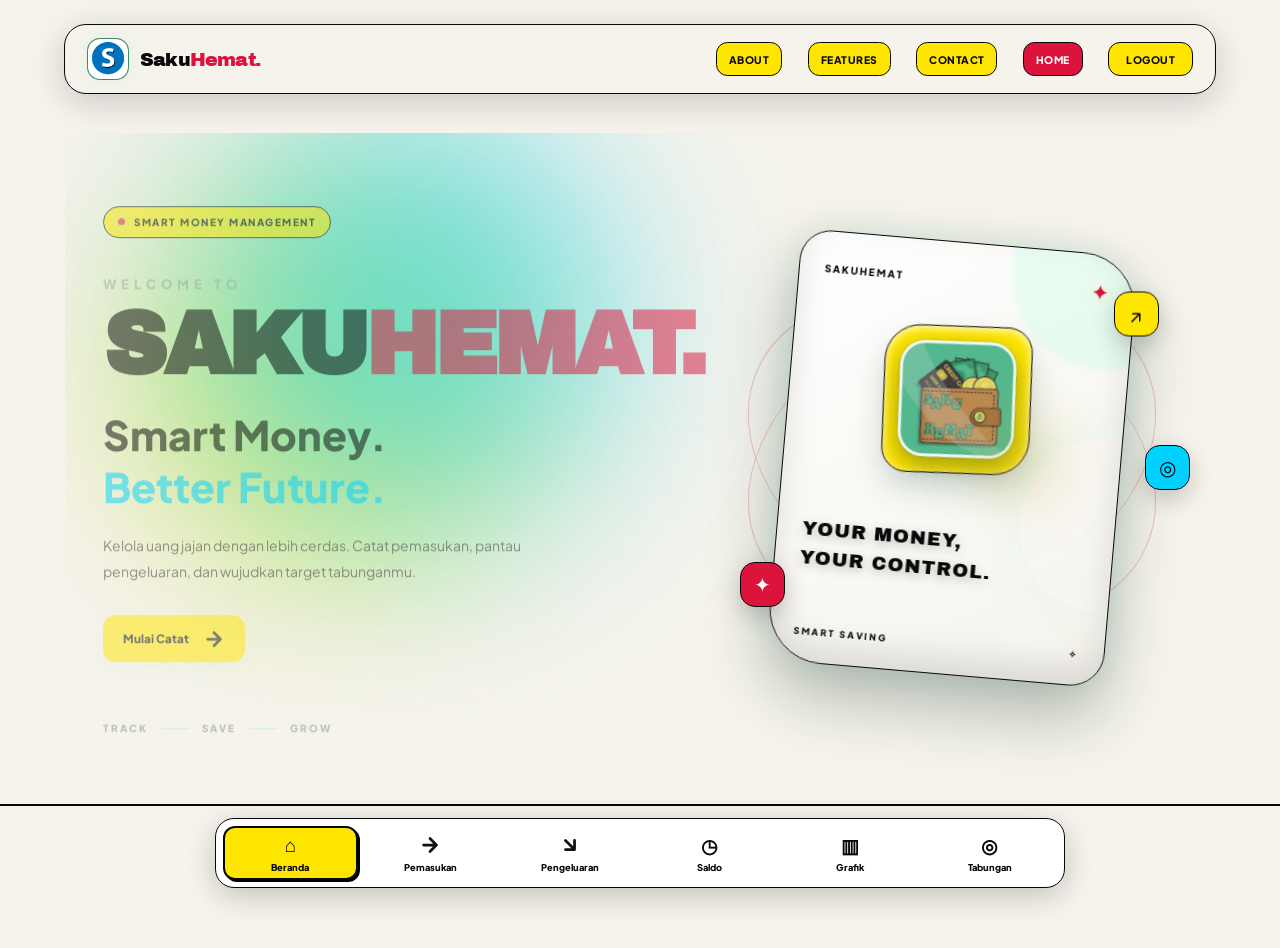
<file: index.html>
<!DOCTYPE html>
<html lang="id">
<head>
  <meta charset="UTF-8">
  <meta http-equiv="refresh" content="0; url=1.html">
  <title>SakuHemat</title>
</head>
<body>
  <p>Membuka SakuHemat...</p>
  <a href="1.html">Klik di sini jika tidak berpindah otomatis.</a>
</body>
</html>
</file>
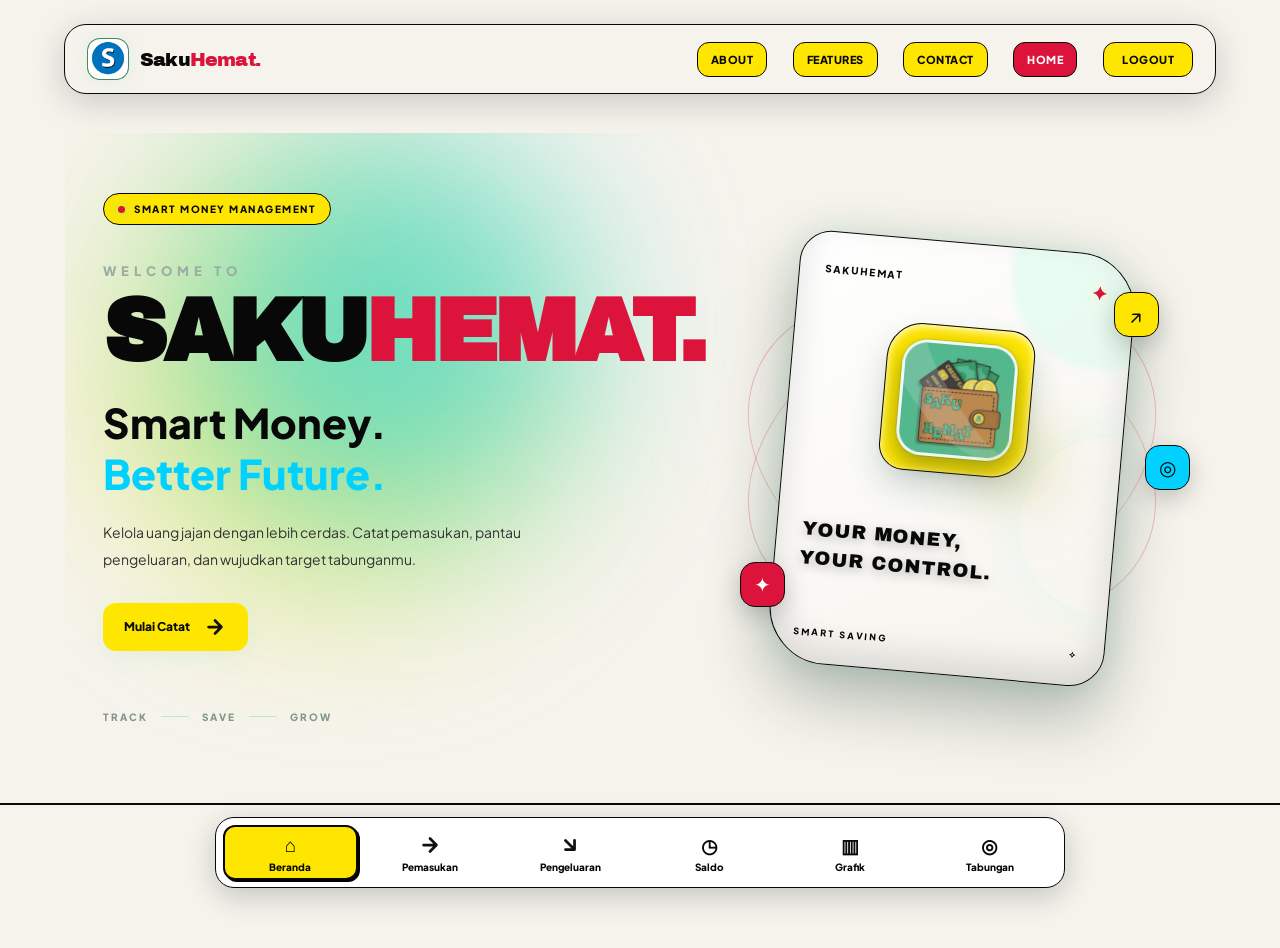
<file: 1.html>
<!DOCTYPE html>
<html lang="id">
<head>
    <meta charset="UTF-8">
    <meta name="viewport" content="width=device-width, initial-scale=1.0">

    <meta name="theme-color" content="#101a18">
    <title>SakuHemat | Smart Money, Better Future</title>

    <link rel="stylesheet" href="2.css?v=2">

    <link href="https://fonts.googleapis.com/css2?family=Archivo+Black&family=Plus+Jakarta+Sans:wght@400;500;600;700;800&display=swap" rel="stylesheet">
</head>

<body>

    <!-- NAVBAR ATAS -->
    <header class="modern-header">

        <nav class="modern-navbar">

            <a href="1.html" class="modern-brand">
                <span class="brand-logo">
                    <img src="img4.jpg" alt="SakuHemat">
                </span>

                <span class="brand-name">Saku<span>Hemat.</span></span>
            </a>

            <ul id="sidebar">

                <li><a href="about.html" class="top-link">ABOUT</a></li>

                <li><a href="features.html" class="top-link">FEATURES</a></li>

                <li><a href="contact.html" class="top-link">CONTACT</a></li>

                <li class="divider"></li>

                <li><a href="1.html" class="top-link active">HOME</a></li>

                <li>
                    <a href="#" id="tombolLogout" class="logout-link">
                        LOGOUT
                    </a>
                </li>

            </ul>

        </nav>

    </header>


    <!-- HERO SECTION -->
    <main class="home-hero">

        <div class="hero-glow hero-glow-one"></div>
        <div class="hero-glow hero-glow-two"></div>

        <section class="hero-content">

            <div class="hero-label">
                <span class="status-dot"></span>
                SMART MONEY MANAGEMENT
            </div>

            <p class="hero-pretitle">
                WELCOME TO
            </p>

            <h1 class="hero-title">
                SAKU<span>HEMAT.</span>
            </h1>

            <h2 class="hero-subtitle">
                Smart Money.<br>
                <span>Better Future.</span>
            </h2>

            <p class="hero-description">
                Kelola uang jajan dengan lebih cerdas.
                Catat pemasukan, pantau pengeluaran,
                dan wujudkan target tabunganmu.
            </p>

            <div class="hero-actions">

                <a href="pemasukan.html" class="hero-button primary-button">
    Mulai Catat
    <span class="arrow-icon">
        <svg viewBox="0 0 24 24" aria-hidden="true">
            <path d="M5 12h14M12 5l7 7-7 7"
                  fill="none"
                  stroke="currentColor"
                  stroke-width="3"
                  stroke-linecap="round"
                  stroke-linejoin="round"/>
        </svg>
    </span>
</a>

            </div>

            <div class="hero-footer">
                <span>TRACK</span>
                <span class="footer-line"></span>
                <span>SAVE</span>
                <span class="footer-line"></span>
                <span>GROW</span>
            </div>

        </section>


        <!-- VISUAL DEKORATIF -->
        <div class="hero-visual">

            <div class="visual-orbit orbit-one"></div>
            <div class="visual-orbit orbit-two"></div>

            <div class="visual-card">

                <div class="visual-card-top">
                    <span>SAKUHEMAT</span>
                    <span class="visual-icon">✦</span>
                </div>

                
       <div class="visual-wallet">
    <img src="logo-sakuhemat.png.png"
         alt="Logo SakuHemat"
         class="hero-logo">
</div>


                <p class="visual-caption">
                    YOUR MONEY,<br>
                    YOUR CONTROL.
                </p>

                <div class="visual-card-bottom">
                    <span>SMART SAVING</span>
                    <span>✧</span>
                </div>

            </div>

            <div class="floating-bubble bubble-one">↗</div>
            <div class="floating-bubble bubble-two">✦</div>
            <div class="floating-bubble bubble-three">◎</div>

        </div>

    </main>


    <!-- NAVBAR BAWAH -->
    <nav class="bottom-nav-container2">

        <ul class="bottom-nav">

            <li>
                <a href="1.html" class="nav-link aktif" aria-current="page">
                    <span>⌂</span>
                    Beranda
                </a>
            </li>

            <li>
    <a href="pemasukan.html" class="nav-link">
        <span class="arrow-icon">
            <svg viewBox="0 0 24 24" aria-hidden="true">
                <path d="M5 12h14M12 5l7 7-7 7"
                    fill="none"
                    stroke="currentColor"
                    stroke-width="3"
                    stroke-linecap="round"
                    stroke-linejoin="round"/>
            </svg>
        </span>
        Pemasukan
    </a>
</li>

           <li>
    <a href="pengeluaran.html" class="nav-link">
        <span class="arrow-icon">
            <svg viewBox="0 0 24 24" aria-hidden="true">
                <path d="M5 12h14M12 5l7 7-7 7"
                    fill="none"
                    stroke="currentColor"
                    stroke-width="3"
                    stroke-linecap="round"
                    stroke-linejoin="round"/>
            </svg>
        </span>
        Pengeluaran
    </a>
</li>

            <li>
                <a href="saldo.html" class="nav-link">
                    <span>◷</span>
                    Saldo
                </a>
            </li>

            <li>
                <a href="Grafik.html" class="nav-link">
                    <span>▥</span>
                    Grafik
                </a>
            </li>

            <li>
                <a href="tabungan.html" class="nav-link">
                    <span>◎</span>
                    Tabungan
                </a>
            </li>

        </ul>

    </nav>


    <!-- JAVASCRIPT -->
    <script src="script.js"></script>
    <script src="auth.js?v=4"></script>

</body>
</html>
</file>
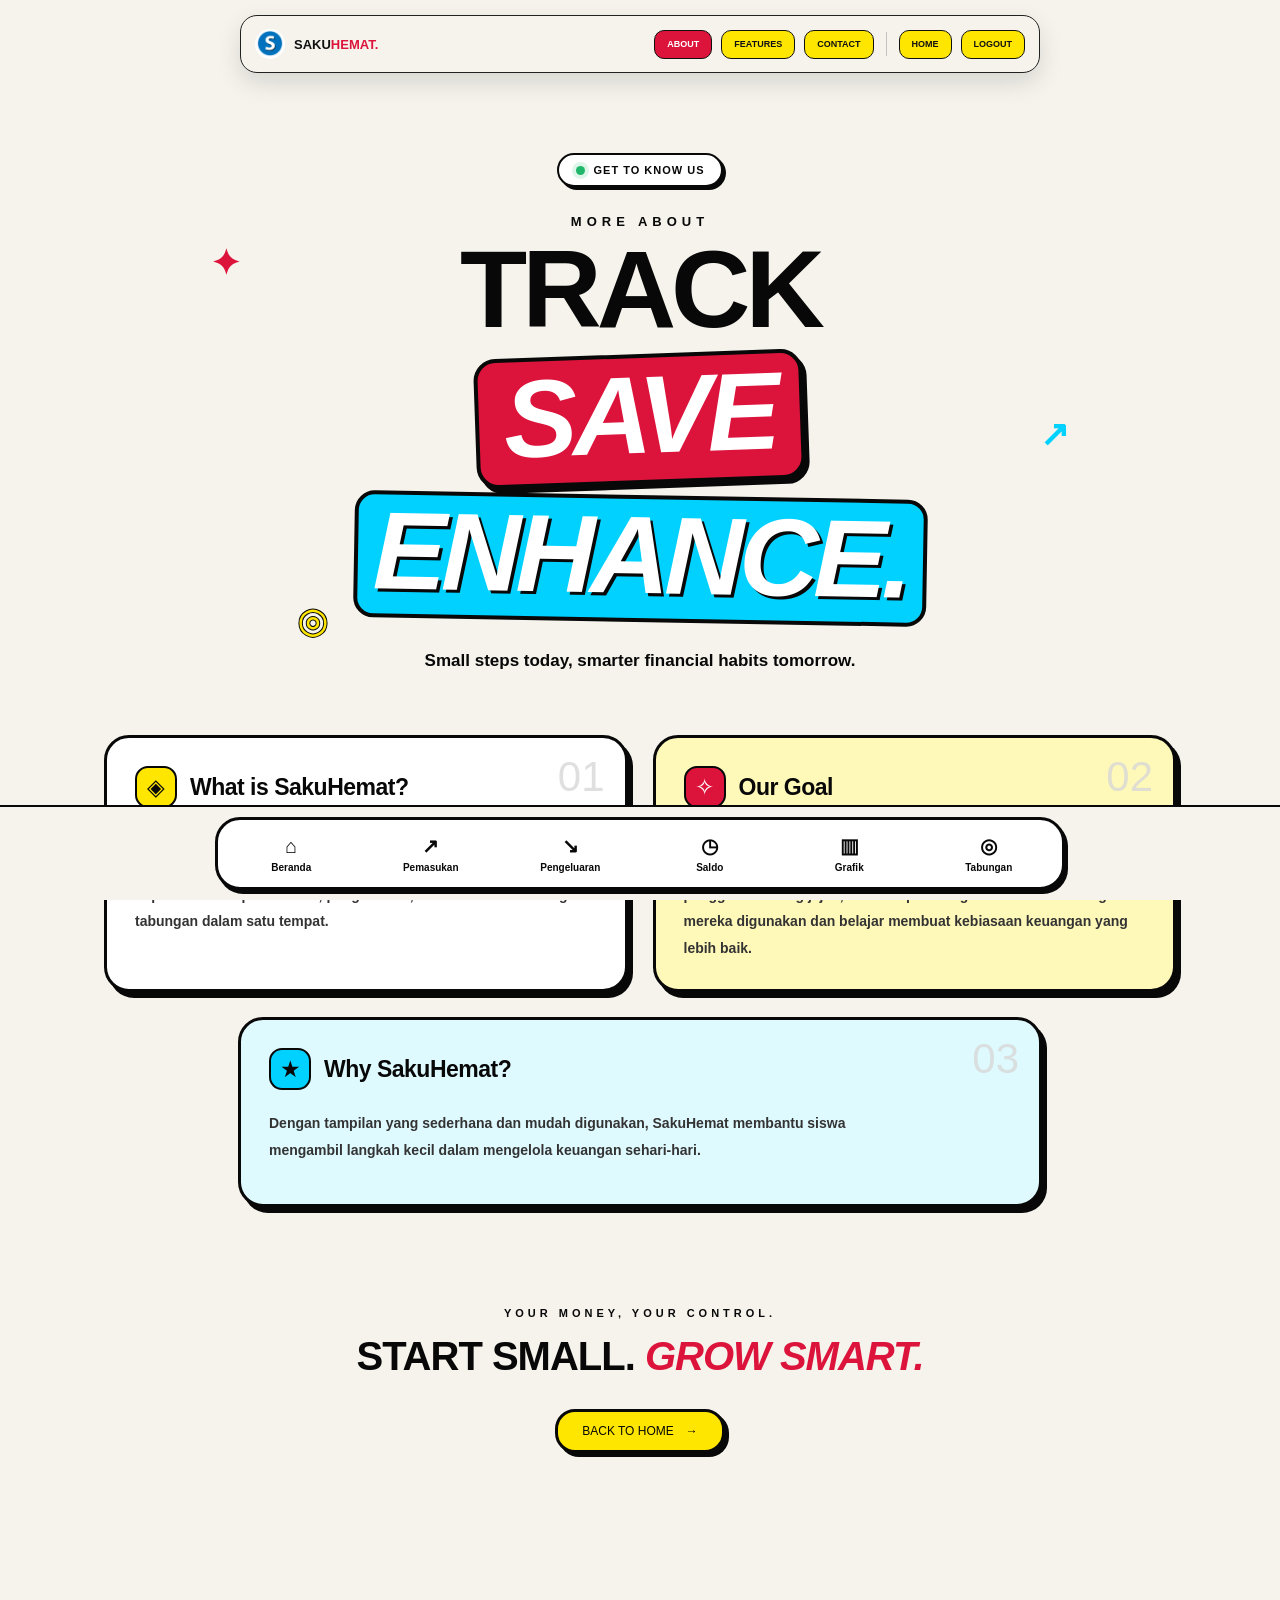
<file: about.html>
<!DOCTYPE html>
<html lang="id">
<head>
    <meta charset="UTF-8">
    <meta name="viewport" content="width=device-width, initial-scale=1.0">

    <title>ABOUT | SakuHemat</title>

    <link rel="stylesheet" href="about.css">

</head>
<body>

    <!-- NAVBAR ATAS -->
    <header class="modern-header">
        <nav class="modern-navbar">

            <a href="1.html" class="modern-brand">
                <span class="brand-logo">
                    <img src="img4.jpg" alt="SakuHemat">
                </span>
                <span class="brand-name">SAKU<span>HEMAT.</span></span>
            </a>

            <ul id="sidebar">
                <li><a href="about.html" class="top-link active">ABOUT</a></li>
                <li><a href="features.html" class="top-link">FEATURES</a></li>
                <li><a href="contact.html" class="top-link">CONTACT</a></li>
                <li class="divider"></li>
                <li><a href="1.html" class="top-link">HOME</a></li>
                <li>
                    <a href="#" id="tombolLogout" class="logout-link">LOGOUT</a>
                </li>
            </ul>

        </nav>
    </header>


    <!-- ABOUT HERO -->
    <main class="about-main">

        <section class="about-hero">

            <div class="hero-label">
                <span class="status-dot"></span>
                GET TO KNOW US
            </div>

            <p class="hero-pretitle">MORE ABOUT</p>

            <h1 class="hero-title">
                TRACK
                <span class="title-save">SAVE</span>
                <span class="title-enhance">ENHANCE.</span>
            </h1>

            <p class="hero-description">
                Small steps today, smarter financial habits tomorrow.
            </p>

            <div class="hero-decoration decoration-one">✦</div>
            <div class="hero-decoration decoration-two">↗</div>
            <div class="hero-decoration decoration-three">◎</div>

        </section>


        <!-- ABOUT CONTENT -->
        <section class="about-content">

            <article class="info-card card-one">
                <div class="card-number">01</div>
                <div class="card-heading">
                    <span class="card-icon">◈</span>
                    <h2>What is SakuHemat?</h2>
                </div>

                <p>
                    SakuHemat adalah website yang dirancang untuk membantu
                    siswa mengelola uang jajan dengan lebih mudah dan teratur.
                    Pengguna dapat mencatat pemasukan, pengeluaran, serta
                    menentukan target tabungan dalam satu tempat.
                </p>
            </article>


            <article class="info-card card-two">
                <div class="card-number">02</div>
                <div class="card-heading">
                    <span class="card-icon">✧</span>
                    <h2>Our Goal</h2>
                </div>

                <p>
                    SakuHemat dibuat untuk membantu siswa mulai memahami
                    pentingnya mengatur keuangan sejak dini. Dengan mencatat
                    penggunaan uang jajan, siswa dapat mengetahui ke mana
                    uang mereka digunakan dan belajar membuat kebiasaan
                    keuangan yang lebih baik.
                </p>
            </article>


            <article class="info-card card-three">
                <div class="card-number">03</div>
                <div class="card-heading">
                    <span class="card-icon">★</span>
                    <h2>Why SakuHemat?</h2>
                </div>

                <p>
                    Dengan tampilan yang sederhana dan mudah digunakan,
                    SakuHemat membantu siswa mengambil langkah kecil
                    dalam mengelola keuangan sehari-hari.
                </p>
            </article>

        </section>


        <!-- CLOSING -->
        <section class="about-closing">
            <p>YOUR MONEY, YOUR CONTROL.</p>
            <h2>START SMALL. <span>GROW SMART.</span></h2>

            <a href="1.html" class="back-to-home">
                BACK TO HOME <span>→</span>
            </a>
        </section>

    </main>


    <!-- NAVBAR BAWAH -->
    <nav class="bottom-nav-container2">
        <ul class="bottom-nav">

            <li>
                <a href="1.html" class="nav-link">
                    <span>⌂</span>Beranda
                </a>
            </li>

            <li>
                <a href="pemasukan.html" class="nav-link">
                    <span>↗</span>Pemasukan
                </a>
            </li>

            <li>
                <a href="pengeluaran.html" class="nav-link">
                    <span>↘</span>Pengeluaran
                </a>
            </li>

            <li>
                <a href="saldo.html" class="nav-link">
                    <span>◷</span>Saldo
                </a>
            </li>

            <li>
                <a href="Grafik.html" class="nav-link">
                    <span>▥</span>Grafik
                </a>
            </li>

            <li>
                <a href="tabungan.html" class="nav-link">
                    <span>◎</span>Tabungan
                </a>
            </li>

        </ul>
    </nav>

    <script src="script.js"></script>
    <script src="auth.js"></script>

</body>
</html>
</file>
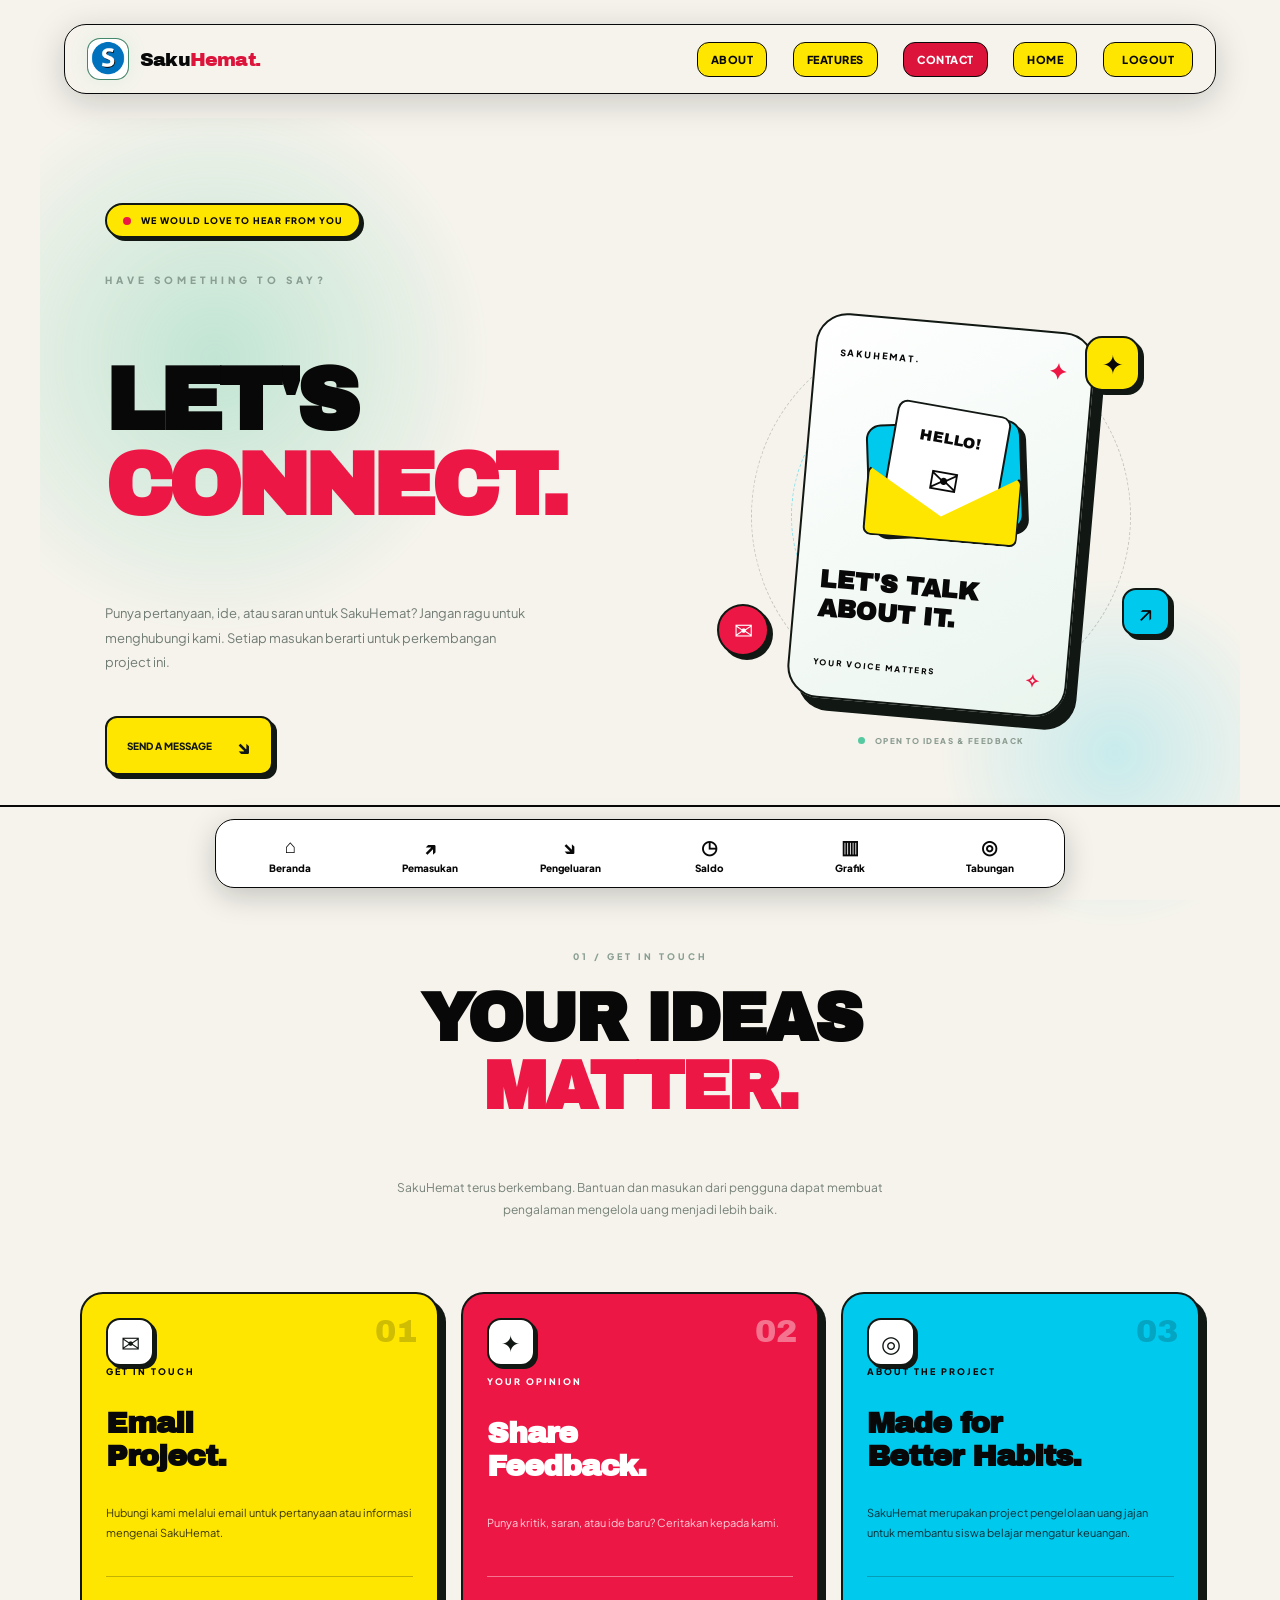
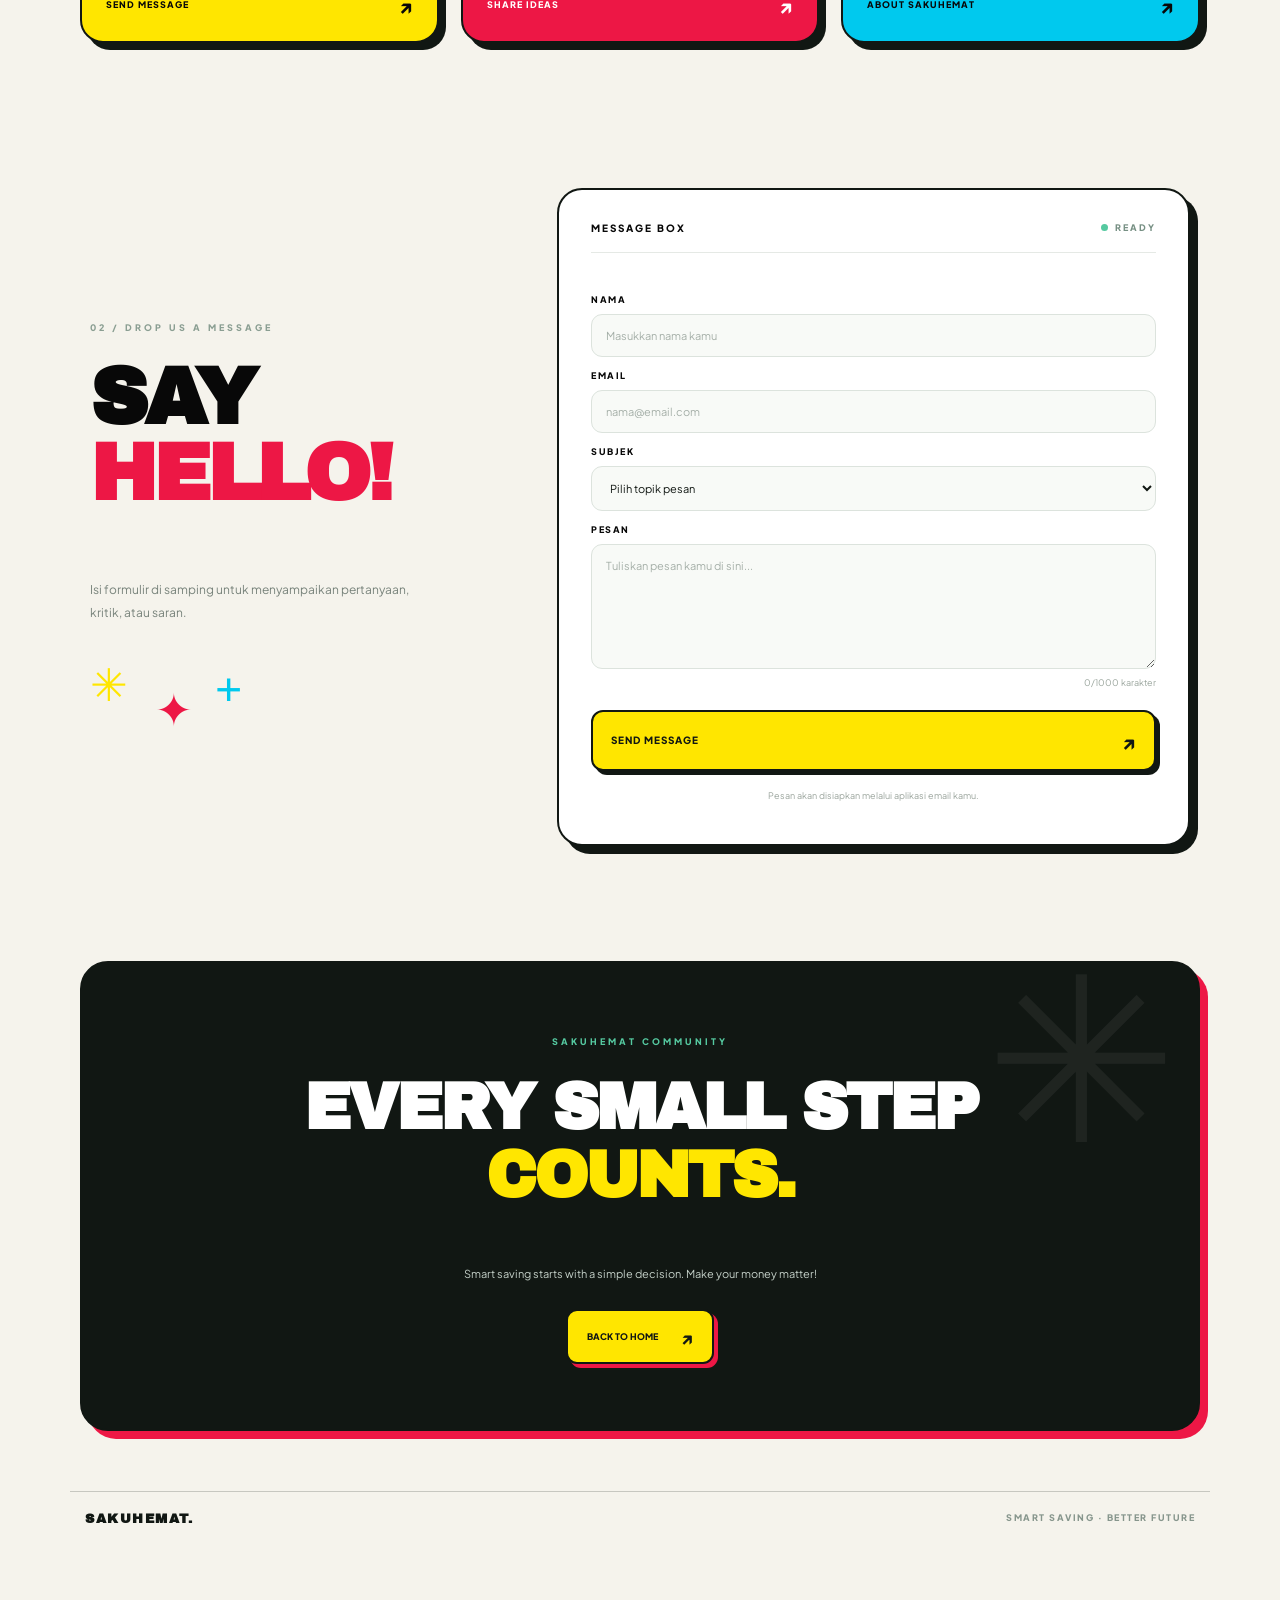
<file: contact.html>
<!DOCTYPE html>
<html lang="id">
<head>
    <meta charset="UTF-8">
    <meta name="viewport" content="width=device-width, initial-scale=1.0">
    <meta name="theme-color" content="#f5f3ec">

    <title>Contact | SakuHemat</title>

    <link rel="stylesheet" href="2.css?v=3">
    <link rel="stylesheet" href="contact.css?v=1">

    <link href="https://fonts.googleapis.com/css2?family=Archivo+Black&family=Plus+Jakarta+Sans:wght@400;500;600;700;800&display=swap" rel="stylesheet">
</head>

<body>

    <!-- NAVBAR ATAS -->
    <header class="modern-header">
        <nav class="modern-navbar">

            <a href="1.html" class="modern-brand">
                <span class="brand-logo">
                    <img src="img4.jpg" alt="SakuHemat">
                </span>

                <span class="brand-name">Saku<span>Hemat.</span></span>
            </a>

            <ul id="sidebar">
                <li><a href="about.html" class="top-link">ABOUT</a></li>
                <li><a href="features.html" class="top-link">FEATURES</a></li>
                <li><a href="contact.html" class="top-link active">CONTACT</a></li>
                <li class="divider"></li>
                <li><a href="1.html" class="top-link">HOME</a></li>

                <li>
                    <a href="#" id="tombolLogout" class="logout-link">LOGOUT</a>
                </li>
            </ul>

        </nav>
    </header>


    <main class="contact-page">

        <!-- HERO -->
        <section class="contact-hero">

            <div class="contact-glow glow-one"></div>
            <div class="contact-glow glow-two"></div>

            <div class="contact-hero-content reveal">

                <span class="contact-label">
                    <span></span>
                    WE WOULD LOVE TO HEAR FROM YOU
                </span>

                <p class="contact-pretitle">HAVE SOMETHING TO SAY?</p>

                <h1>
                    LET'S<br>
                    <span>CONNECT.</span>
                </h1>

                <p class="contact-description">
                    Punya pertanyaan, ide, atau saran untuk SakuHemat?
                    Jangan ragu untuk menghubungi kami.
                    Setiap masukan berarti untuk perkembangan project ini.
                </p>

                <a href="#contact-form" class="contact-hero-button">
                    SEND A MESSAGE
                    <span>↘</span>
                </a>

                <div class="contact-hero-footer">
                    <span>ASK</span>
                    <span class="mini-line"></span>
                    <span>SHARE</span>
                    <span class="mini-line"></span>
                    <span>CONNECT</span>
                </div>

            </div>


            <!-- ILUSTRASI AMPlOP -->
            <div class="contact-art reveal">

                <div class="contact-orbit orbit-a"></div>
                <div class="contact-orbit orbit-b"></div>

                <div class="envelope-card">

                    <div class="envelope-top">
                        <span>SAKUHEMAT.</span>
                        <span>✦</span>
                    </div>

                    <div class="envelope-illustration">
                        <div class="envelope-back"></div>
                        <div class="envelope-paper">
                            <span>HELLO!</span>
                            <span>✉</span>
                        </div>
                        <div class="envelope-front"></div>
                    </div>

                    <h2>LET'S TALK<br>ABOUT IT.</h2>

                    <div class="envelope-bottom">
                        <span>YOUR VOICE MATTERS</span>
                        <span>✧</span>
                    </div>

                </div>

                <div class="contact-float float-yellow">✦</div>
                <div class="contact-float float-cyan">↗</div>
                <div class="contact-float float-red">✉</div>

                <div class="art-small-caption">
                    <span></span>
                    OPEN TO IDEAS & FEEDBACK
                </div>

            </div>

        </section>


        <!-- INTRO -->
        <section class="contact-intro reveal">

            <span class="contact-section-number">01 / GET IN TOUCH</span>

            <h2>
                YOUR IDEAS<br>
                <span>MATTER.</span>
            </h2>

            <p>
                SakuHemat terus berkembang. Bantuan dan masukan
                dari pengguna dapat membuat pengalaman mengelola
                uang menjadi lebih baik.
            </p>

        </section>


        <!-- CONTACT CARDS -->
        <section class="contact-cards">

            <article class="contact-card email-card reveal">
                <div class="contact-card-icon">✉</div>
                <span class="contact-card-number">01</span>

                <div>
                    <span class="contact-card-tag">GET IN TOUCH</span>
                    <h3>Email<br>Project.</h3>
                    <p>
                        Hubungi kami melalui email untuk pertanyaan
                        atau informasi mengenai SakuHemat.
                    </p>
                </div>

                <a href="#contact-form" class="contact-card-link">
                    SEND MESSAGE <span>↗</span>
                </a>
            </article>


            <article class="contact-card feedback-card reveal">
                <div class="contact-card-icon">✦</div>
                <span class="contact-card-number">02</span>

                <div>
                    <span class="contact-card-tag">YOUR OPINION</span>
                    <h3>Share<br>Feedback.</h3>
                    <p>
                        Punya kritik, saran, atau ide baru?
                        Ceritakan kepada kami.
                    </p>
                </div>

                <a href="#contact-form" class="contact-card-link">
                    SHARE IDEAS <span>↗</span>
                </a>
            </article>


            <article class="contact-card project-card reveal">
                <div class="contact-card-icon">◎</div>
                <span class="contact-card-number">03</span>

                <div>
                    <span class="contact-card-tag">ABOUT THE PROJECT</span>
                    <h3>Made for<br>Better Habits.</h3>
                    <p>
                        SakuHemat merupakan project pengelolaan
                        uang jajan untuk membantu siswa belajar
                        mengatur keuangan.
                    </p>
                </div>

                <a href="about.html" class="contact-card-link">
                    ABOUT SAKUHEMAT <span>↗</span>
                </a>
            </article>

        </section>


        <!-- FORM -->
        <section class="contact-form-section" id="contact-form">

            <div class="form-side reveal">

                <span class="contact-section-number">02 / DROP US A MESSAGE</span>

                <h2>
                    SAY<br>
                    <span>HELLO!</span>
                </h2>

                <p>
                    Isi formulir di samping untuk menyampaikan
                    pertanyaan, kritik, atau saran.
                </p>

                <div class="form-decoration">
                    <span>✳</span>
                    <span>✦</span>
                    <span>+</span>
                </div>

            </div>


            <form class="message-form reveal" id="messageForm">

                <div class="form-heading">
                    <span>MESSAGE BOX</span>
                    <span class="form-status">
                        <i></i> READY
                    </span>
                </div>

                <label for="nama">NAMA</label>
                <input
                    type="text"
                    id="nama"
                    name="nama"
                    placeholder="Masukkan nama kamu"
                    maxlength="60"
                    required
                >

                <label for="email">EMAIL</label>
                <input
                    type="email"
                    id="email"
                    name="email"
                    placeholder="nama@email.com"
                    maxlength="100"
                    required
                >

                <label for="subjek">SUBJEK</label>
                <select id="subjek" name="subjek" required>
                    <option value="" disabled selected>Pilih topik pesan</option>
                    <option value="Pertanyaan">Pertanyaan</option>
                    <option value="Kritik dan Saran">Kritik dan Saran</option>
                    <option value="Ide Pengembangan">Ide Pengembangan</option>
                    <option value="Lainnya">Lainnya</option>
                </select>

                <label for="pesan">PESAN</label>
                <textarea
                    id="pesan"
                    name="pesan"
                    rows="5"
                    maxlength="1000"
                    placeholder="Tuliskan pesan kamu di sini..."
                    required
                ></textarea>

                <div class="character-count">
                    <span id="charCount">0</span>/1000 karakter
                </div>

                <button type="submit" class="send-button">
                    <span>SEND MESSAGE</span>
                    <span>↗</span>
                </button>

                <p class="form-note">
                    Pesan akan disiapkan melalui aplikasi email kamu.
                </p>

            </form>

        </section>


        <!-- CLOSING -->
        <section class="contact-closing reveal">

            <div class="closing-star">✳</div>

            <span>SAKUHEMAT COMMUNITY</span>

            <h2>
                EVERY SMALL STEP<br>
                <span>COUNTS.</span>
            </h2>

            <p>
                Smart saving starts with a simple decision.
                Make your money matter!
            </p>

            <a href="1.html" class="closing-button">
                BACK TO HOME <span>↗</span>
            </a>

        </section>


        <footer class="contact-footer">
            <span>SAKUHEMAT.</span>
            <span>SMART SAVING · BETTER FUTURE</span>
        </footer>

    </main>


    <!-- NAVBAR BAWAH -->
    <nav class="bottom-nav-container2">
        <ul class="bottom-nav">

            <li>
                <a href="1.html" class="nav-link">
                    <span>⌂</span>
                    Beranda
                </a>
            </li>

            <li>
                <a href="pemasukan.html" class="nav-link">
                    <span>↗</span>
                    Pemasukan
                </a>
            </li>

            <li>
                <a href="pengeluaran.html" class="nav-link">
                    <span>↘</span>
                    Pengeluaran
                </a>
            </li>

            <li>
                <a href="saldo.html" class="nav-link">
                    <span>◷</span>
                    Saldo
                </a>
            </li>

            <li>
                <a href="Grafik.html" class="nav-link">
                    <span>▥</span>
                    Grafik
                </a>
            </li>

            <li>
                <a href="tabungan.html" class="nav-link">
                    <span>◎</span>
                    Tabungan
                </a>
            </li>

        </ul>
    </nav>


    <script src="script.js"></script>
    <script src="auth.js?v=4"></script>

    <script>
        // SCROLL REVEAL
        const revealItems = document.querySelectorAll(".reveal");

        const observer = new IntersectionObserver((entries) => {
            entries.forEach((entry) => {
                if (entry.isIntersecting) {
                    entry.target.classList.add("show");
                    observer.unobserve(entry.target);
                }
            });
        }, {
            threshold: 0.12
        });

        revealItems.forEach((item) => observer.observe(item));


        // HITUNG KARAKTER PESAN
        const pesanInput = document.getElementById("pesan");
        const charCount = document.getElementById("charCount");

        pesanInput.addEventListener("input", function () {
            charCount.textContent = this.value.length;
        });


        // FORM EMAIL
        const messageForm = document.getElementById("messageForm");

        messageForm.addEventListener("submit", function (event) {
            event.preventDefault();

            // GANTI DENGAN EMAIL KHUSUS PROJECT
            const contactEmail = "sakuhemat.projectt@gmail.com";

            if (contactEmail === "GANTI_DENGAN_EMAIL_PROJECT") {
                alert("Form sudah siap! Masukkan email project kamu di bagian contactEmail agar pesan bisa dikirim.");
                return;
            }

            const nama = document.getElementById("nama").value.trim();
            const email = document.getElementById("email").value.trim();
            const subjek = document.getElementById("subjek").value;
            const pesan = document.getElementById("pesan").value.trim();

            const isiPesan =
                "Nama: " + nama + "\n" +
                "Email pengirim: " + email + "\n\n" +
                "Pesan:\n" + pesan;

            const mailtoLink =
                "mailto:" + contactEmail +
                "?subject=" + encodeURIComponent("[SakuHemat] " + subjek) +
                "&body=" + encodeURIComponent(isiPesan);

            window.location.href = mailtoLink;
        });
    </script>

</body>
</html>
</file>
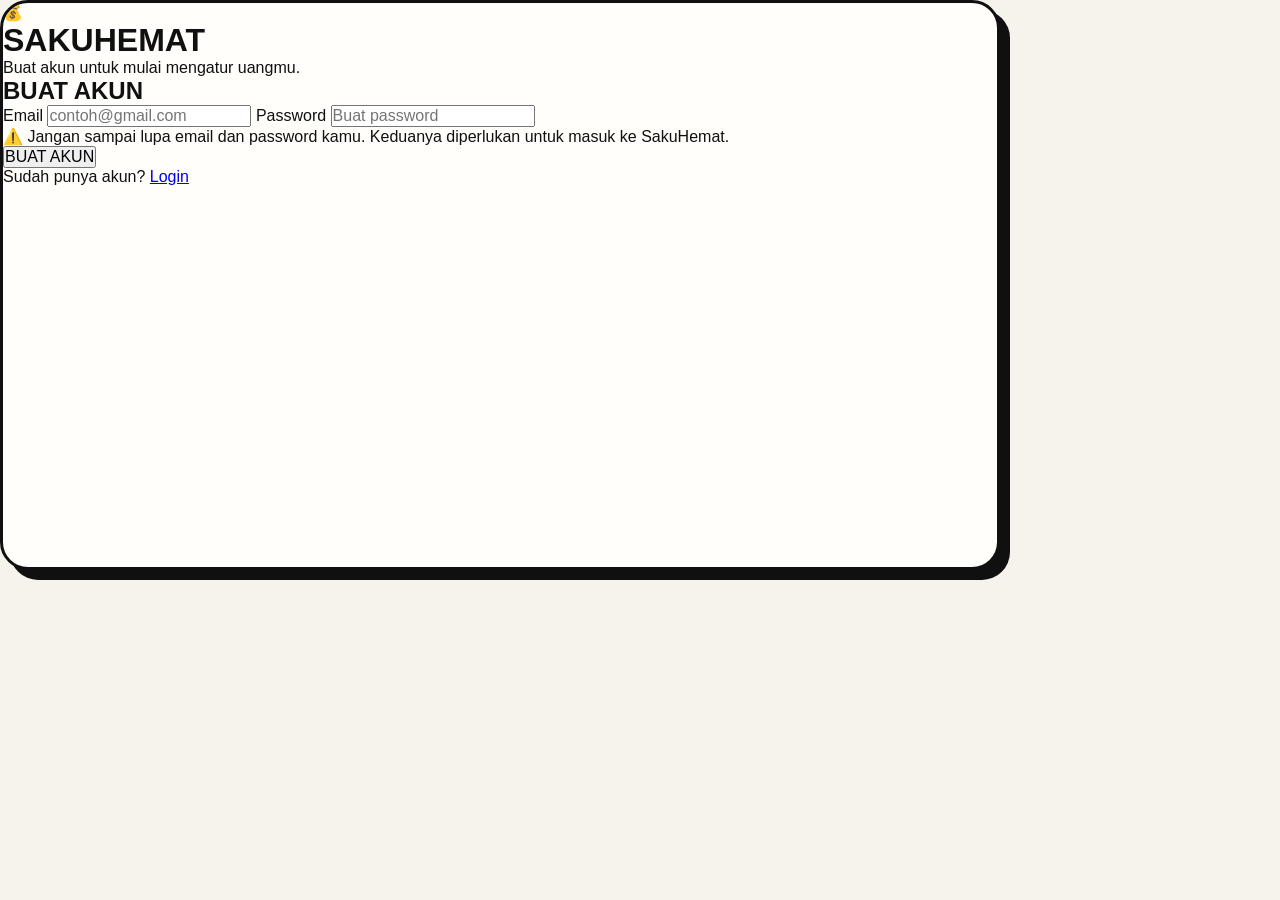
<file: daftar.html>
<!DOCTYPE html>
<html lang="id">

<head>
    <meta charset="UTF-8">
    <meta name="viewport" content="width=device-width, initial-scale=1.0">

    <title>Buat Akun - SakuHemat</title>

    <link rel="stylesheet" href="auth.css">
</head>

<body>

    <div class="auth-container">

        <div class="logo">
            💰
        </div>

        <h1>SAKUHEMAT</h1>

        <p class="subtitle">
            Buat akun untuk mulai mengatur uangmu.
        </p>


        <div class="auth-box">

            <h2>BUAT AKUN</h2>


            <label for="email">
                Email
            </label>

            <input
                type="email"
                id="email"
                placeholder="contoh@gmail.com"
            >


            <label for="password">
                Password
            </label>

            <input
                type="password"
                id="password"
                placeholder="Buat password"
            >


            <div class="peringatan">

                ⚠️ Jangan sampai lupa email dan password
                kamu. Keduanya diperlukan untuk masuk
                ke SakuHemat.

            </div>


            <button id="tombolDaftar">
                BUAT AKUN
            </button>


            <p class="switch-page">

                Sudah punya akun?

                <a href="login.html">
                    Login
                </a>

            </p>

        </div>

    </div>


    <!-- POPUP -->

    <div id="popupOverlay" class="popup-overlay">

        <div class="popup">

            <div id="popupIcon" class="popup-icon">
                ⚠️
            </div>

            <h2 id="popupTitle">
                Peringatan
            </h2>

            <p id="popupMessage">
                Pesan
            </p>

            <button id="popupButton">
                OKE
            </button>

        </div>

    </div>


    <script src="auth.js"></script>

</body>

</html>
</file>
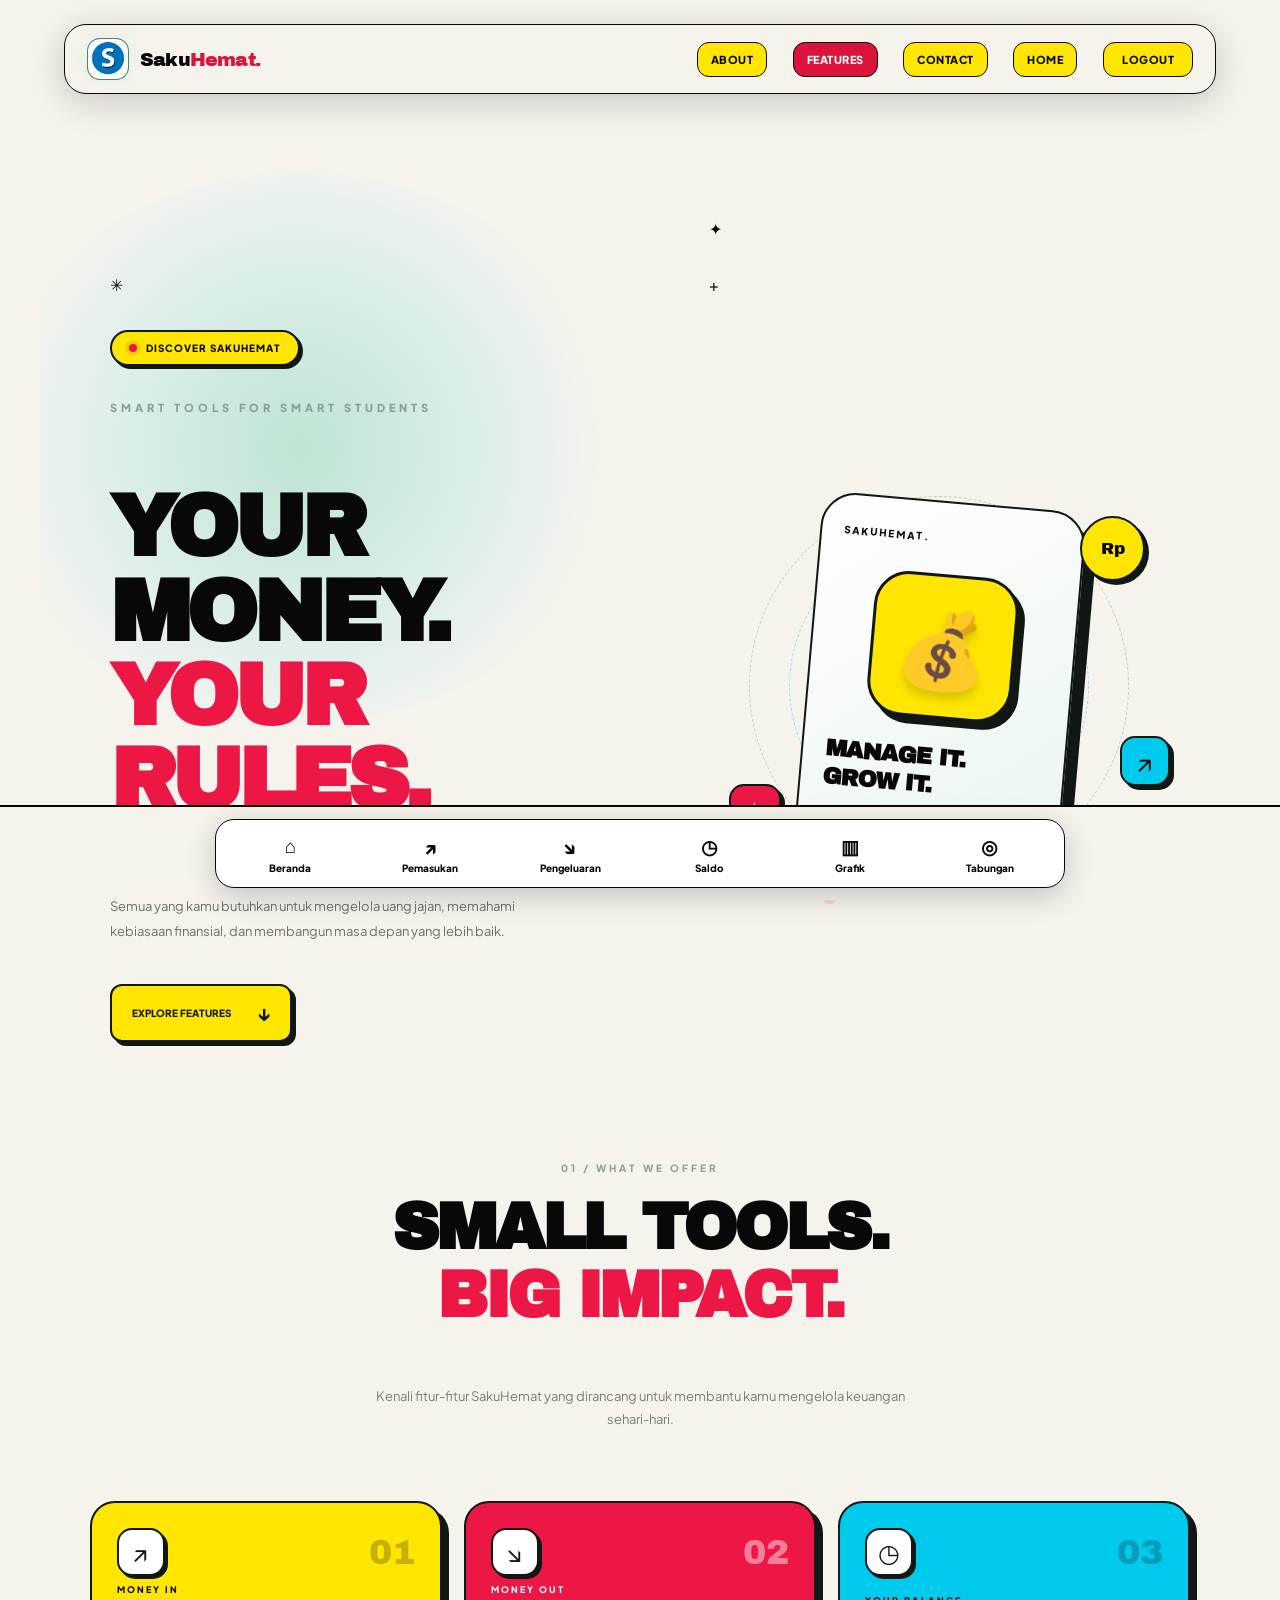
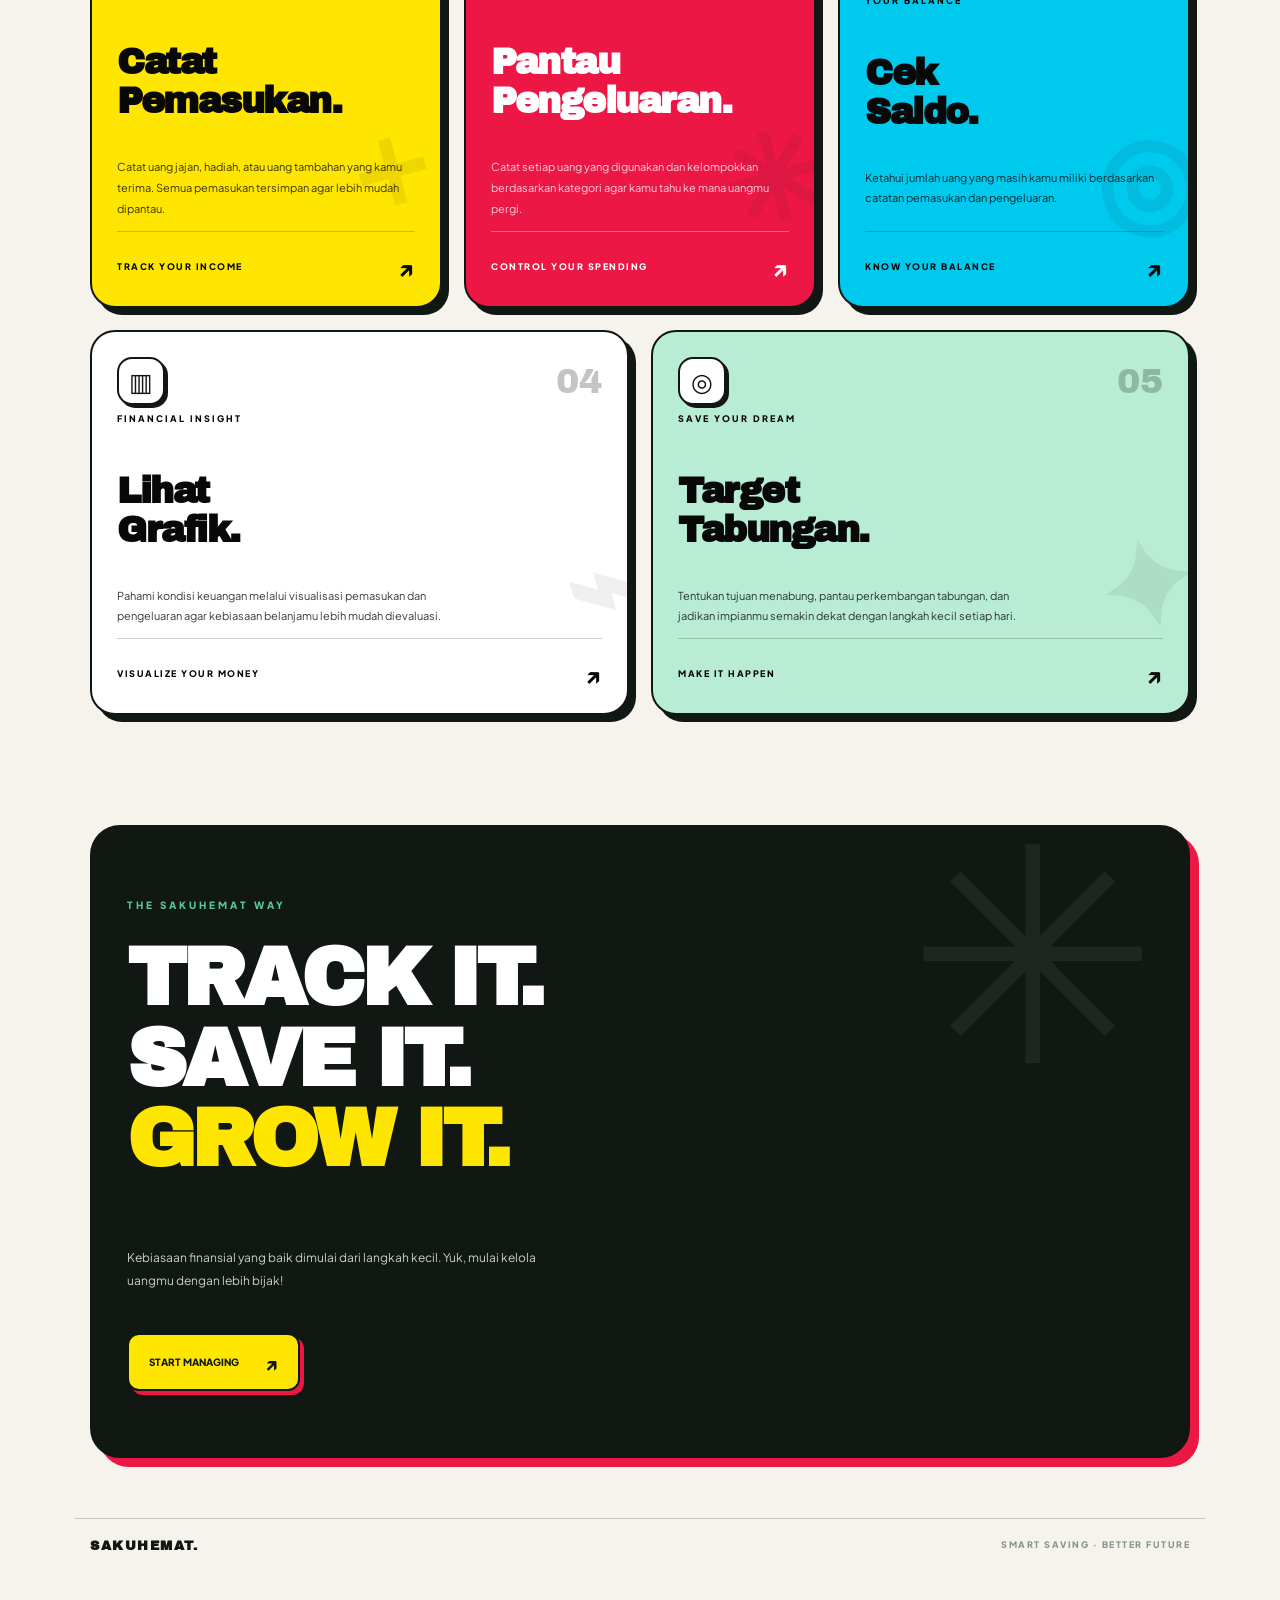
<file: features.html>
<!DOCTYPE html>
<html lang="id">
<head>
    <meta charset="UTF-8">
    <meta name="viewport" content="width=device-width, initial-scale=1.0">
    <meta name="theme-color" content="#f5f3ec">

    <title>Features | SakuHemat</title>

    <!-- CSS HOME + CSS KHUSUS FEATURES -->
    <link rel="stylesheet" href="2.css?v=3">
    <link rel="stylesheet" href="features.css?v=1">

    <link href="https://fonts.googleapis.com/css2?family=Archivo+Black&family=Plus+Jakarta+Sans:wght@400;500;600;700;800&display=swap" rel="stylesheet">
</head>

<body>

    <!-- NAVBAR ATAS: SAMA DENGAN HOME -->
    <header class="modern-header">
        <nav class="modern-navbar">

            <a href="1.html" class="modern-brand">
                <span class="brand-logo">
                    <img src="img4.jpg" alt="SakuHemat">
                </span>

                <span class="brand-name">Saku<span>Hemat.</span></span>
            </a>

            <ul id="sidebar">
                <li><a href="about.html" class="top-link">ABOUT</a></li>
                <li><a href="features.html" class="top-link active">FEATURES</a></li>
                <li><a href="contact.html" class="top-link">CONTACT</a></li>
                <li class="divider"></li>
                <li><a href="1.html" class="top-link">HOME</a></li>
                <li>
                    <a href="#" id="tombolLogout" class="logout-link">LOGOUT</a>
                </li>
            </ul>

        </nav>
    </header>

    
<!-- ANIMATED SCROLL EXPERIENCE -->
<div class="feature-scroll">

    <div class="scroll-orbit">
        <span class="orbit-dot"></span>
        <span class="orbit-dot"></span>
        <span class="orbit-dot"></span>

        <div class="orbit-center">
            <span>↓</span>
        </div>
    </div>

    <p class="scroll-eyebrow">DISCOVER THE EXPERIENCE</p>

    <h2>
        MORE TO
        <span>EXPLORE.</span>
    </h2>

    <p class="scroll-description">
        Discover the smart tools behind SakuHemat.
    </p>

    <a href="#featuresContent" class="scroll-cta">
        EXPLORE FEATURES
        <span>↓</span>
    </a>

    <div class="scroll-progress">
        <span></span>
    </div>

</div>



    <main class="features-page">

        <!-- HERO -->
        <section class="features-hero">

            <div class="hero-decoration decor-circle"></div>
            <div class="hero-decoration decor-star">✦</div>
            <div class="hero-decoration decor-spark">✳</div>
            <div class="hero-decoration decor-plus">+</div>

            <div class="features-hero-content reveal">

                <span class="features-label">
                    <span class="label-dot"></span>
                    DISCOVER SAKUHEMAT
                </span>

                <p class="features-pretitle">SMART TOOLS FOR SMART STUDENTS</p>

                <h1>
                    YOUR MONEY.<br>
                    <span>YOUR RULES.</span>
                </h1>

                <p class="features-intro">
                    Semua yang kamu butuhkan untuk mengelola uang jajan,
                    memahami kebiasaan finansial, dan membangun masa depan
                    yang lebih baik.
                </p>

                <a href="#all-features" class="explore-button">
                    EXPLORE FEATURES
                    <span>↓</span>
                </a>

            </div>

            <!-- ILUSTRASI -->
            <div class="features-hero-art reveal">

                <div class="art-ring ring-one"></div>
                <div class="art-ring ring-two"></div>

                <div class="art-card">
                    <span class="art-card-label">SAKUHEMAT.</span>

                    <div class="art-wallet">
                        <span>💰</span>
                    </div>

                    <h2>MANAGE IT.<br>GROW IT.</h2>

                    <div class="art-card-footer">
                        <span>SMART SAVING</span>
                        <span>✦</span>
                    </div>
                </div>

                <div class="art-floating art-coin">Rp</div>
                <div class="art-floating art-star">✦</div>
                <div class="art-floating art-arrow">↗</div>

                <div class="art-caption">
                    <span class="caption-dot"></span>
                    MONEY MANAGEMENT MADE SIMPLE
                </div>

            </div>

        </section>


        <!-- PEMBATAS -->
        <section class="features-intro-section reveal">
            <div class="section-number">01 / WHAT WE OFFER</div>

            <h2>
                SMALL TOOLS.<br>
                <span>BIG IMPACT.</span>
            </h2>

            <p>
                Kenali fitur-fitur SakuHemat yang dirancang untuk
                membantu kamu mengelola keuangan sehari-hari.
            </p>
        </section>


        <!-- DAFTAR FITUR -->
        <section class="feature-grid" id="all-features">

            <article class="feature-card card-yellow reveal">
                <div class="feature-card-top">
                    <span class="feature-icon">↗</span>
                    <span class="feature-number">01</span>
                </div>

                <div class="feature-card-content">
                    <span class="feature-tag">MONEY IN</span>
                    <h3>Catat<br>Pemasukan.</h3>

                    <p>
                        Catat uang jajan, hadiah, atau uang tambahan
                        yang kamu terima. Semua pemasukan tersimpan
                        agar lebih mudah dipantau.
                    </p>
                </div>

                <div class="feature-card-bottom">
                    <span>TRACK YOUR INCOME</span>
                    <span class="feature-arrow">↗</span>
                </div>

                <div class="card-decoration">＋</div>
            </article>


            <article class="feature-card card-red reveal">
                <div class="feature-card-top">
                    <span class="feature-icon">↘</span>
                    <span class="feature-number">02</span>
                </div>

                <div class="feature-card-content">
                    <span class="feature-tag">MONEY OUT</span>
                    <h3>Pantau<br>Pengeluaran.</h3>

                    <p>
                        Catat setiap uang yang digunakan dan kelompokkan
                        berdasarkan kategori agar kamu tahu ke mana
                        uangmu pergi.
                    </p>
                </div>

                <div class="feature-card-bottom">
                    <span>CONTROL YOUR SPENDING</span>
                    <span class="feature-arrow">↗</span>
                </div>

                <div class="card-decoration">✳</div>
            </article>


            <article class="feature-card card-cyan reveal">
                <div class="feature-card-top">
                    <span class="feature-icon">◷</span>
                    <span class="feature-number">03</span>
                </div>

                <div class="feature-card-content">
                    <span class="feature-tag">YOUR BALANCE</span>
                    <h3>Cek<br>Saldo.</h3>

                    <p>
                        Ketahui jumlah uang yang masih kamu miliki
                        berdasarkan catatan pemasukan dan pengeluaran.
                    </p>
                </div>

                <div class="feature-card-bottom">
                    <span>KNOW YOUR BALANCE</span>
                    <span class="feature-arrow">↗</span>
                </div>

                <div class="card-decoration">◎</div>
            </article>


            <article class="feature-card card-white reveal">
                <div class="feature-card-top">
                    <span class="feature-icon">▥</span>
                    <span class="feature-number">04</span>
                </div>

                <div class="feature-card-content">
                    <span class="feature-tag">FINANCIAL INSIGHT</span>
                    <h3>Lihat<br>Grafik.</h3>

                    <p>
                        Pahami kondisi keuangan melalui visualisasi
                        pemasukan dan pengeluaran agar kebiasaan
                        belanjamu lebih mudah dievaluasi.
                    </p>
                </div>

                <div class="feature-card-bottom">
                    <span>VISUALIZE YOUR MONEY</span>
                    <span class="feature-arrow">↗</span>
                </div>

                <div class="card-decoration">⌁</div>
            </article>


            <article class="feature-card card-mint reveal">
                <div class="feature-card-top">
                    <span class="feature-icon">◎</span>
                    <span class="feature-number">05</span>
                </div>

                <div class="feature-card-content">
                    <span class="feature-tag">SAVE YOUR DREAM</span>
                    <h3>Target<br>Tabungan.</h3>

                    <p>
                        Tentukan tujuan menabung, pantau perkembangan
                        tabungan, dan jadikan impianmu semakin dekat
                        dengan langkah kecil setiap hari.
                    </p>
                </div>

                <div class="feature-card-bottom">
                    <span>MAKE IT HAPPEN</span>
                    <span class="feature-arrow">↗</span>
                </div>

                <div class="card-decoration">✦</div>
            </article>

        </section>


        <!-- MINI STATEMENT -->
        <section class="features-statement reveal">

            <div class="statement-decoration">✳</div>

            <span class="statement-label">THE SAKUHEMAT WAY</span>

            <h2>
                TRACK IT.<br>
                SAVE IT.<br>
                <span>GROW IT.</span>
            </h2>

            <p>
                Kebiasaan finansial yang baik dimulai dari langkah kecil.
                Yuk, mulai kelola uangmu dengan lebih bijak!
            </p>

            <a href="pemasukan.html" class="statement-button">
                START MANAGING
                <span>↗</span>
            </a>

        </section>


        <!-- FOOTER -->
        <footer class="features-footer">
            <span>SAKUHEMAT.</span>
            <span>SMART SAVING · BETTER FUTURE</span>
        </footer>

    </main>


    <!-- NAVBAR BAWAH: SAMA DENGAN HOME -->
    <nav class="bottom-nav-container2">
        <ul class="bottom-nav">

            <li>
                <a href="1.html" class="nav-link">
                    <span>⌂</span>
                    Beranda
                </a>
            </li>

            <li>
                <a href="pemasukan.html" class="nav-link">
                    <span>↗</span>
                    Pemasukan
                </a>
            </li>

            <li>
                <a href="pengeluaran.html" class="nav-link">
                    <span>↘</span>
                    Pengeluaran
                </a>
            </li>

            <li>
                <a href="saldo.html" class="nav-link">
                    <span>◷</span>
                    Saldo
                </a>
            </li>

            <li>
                <a href="Grafik.html" class="nav-link">
                    <span>▥</span>
                    Grafik
                </a>
            </li>

            <li>
                <a href="tabungan.html" class="nav-link">
                    <span>◎</span>
                    Tabungan
                </a>
            </li>

        </ul>
    </nav>


    <script src="script.js"></script>
    <script src="auth.js?v=4"></script>

    <script>
        // ANIMASI MUNCUL SAAT DI-SCROLL
        const revealElements = document.querySelectorAll(".reveal");

        const revealObserver = new IntersectionObserver((entries) => {
            entries.forEach((entry) => {
                if (entry.isIntersecting) {
                    entry.target.classList.add("show");
                    revealObserver.unobserve(entry.target);
                }
            });
        }, {
            threshold: 0.12
        });

        revealElements.forEach((element) => {
            revealObserver.observe(element);
        });
    </script>

</body>
</html>
</file>
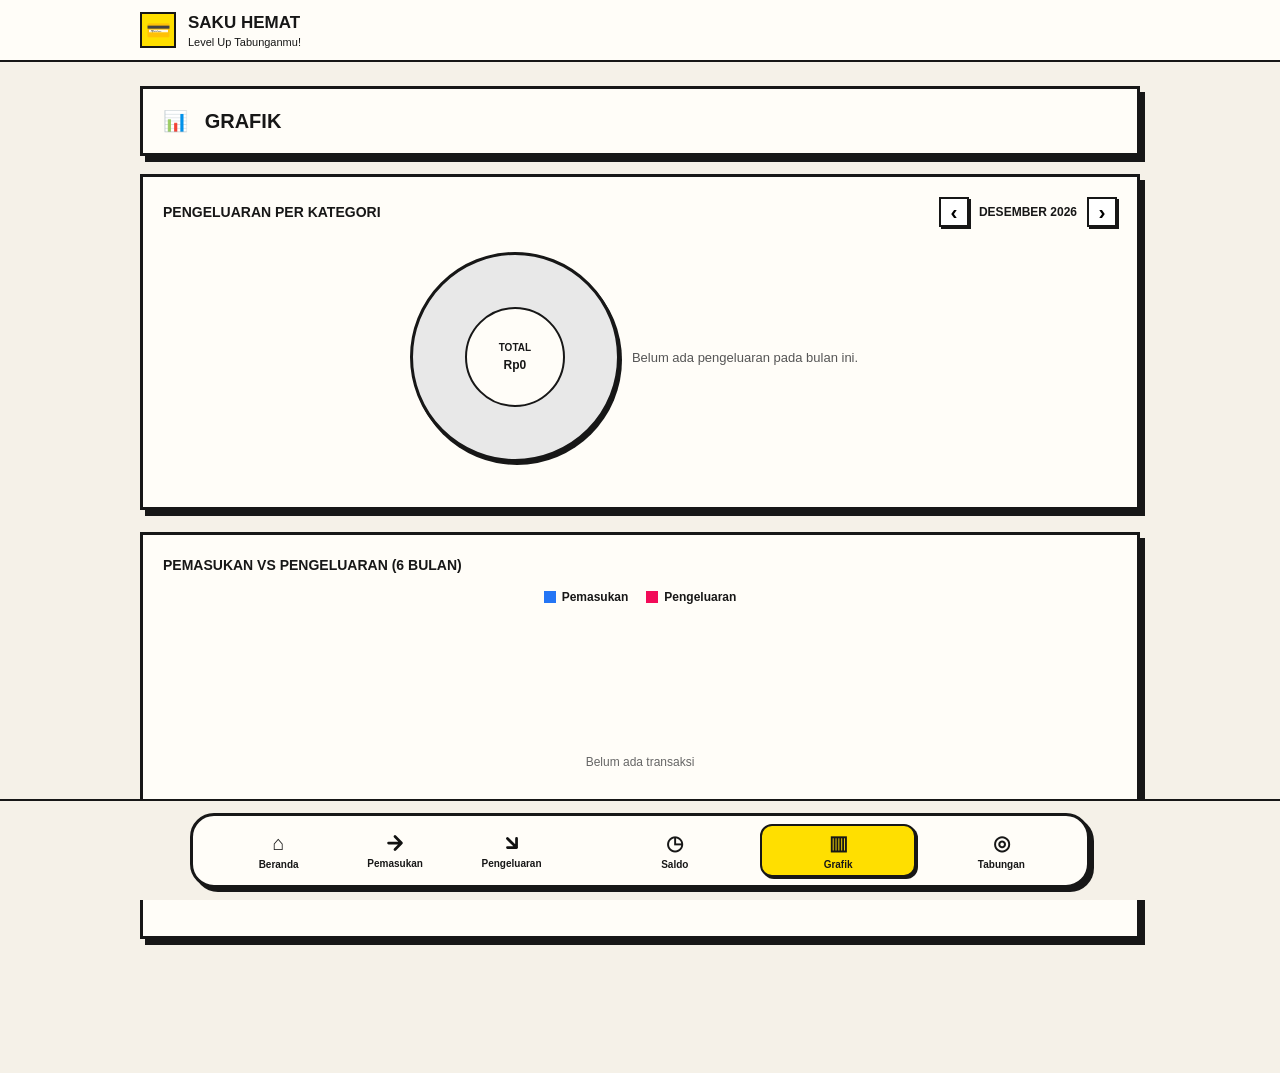
<file: Grafik.html>
<!DOCTYPE html>
<html lang="id">
<head>
    <meta charset="UTF-8">
    <meta name="viewport" content="width=device-width, initial-scale=1.0">
    <title>Grafik - SakuHemat</title>
    <link rel="stylesheet" href="Grafik.css">
</head>
<body>

    <header class="header-grafik">
        <div class="logo">💳</div>
        <div>
            <h1>SAKU HEMAT</h1>
            <p>Level Up Tabunganmu!</p>
        </div>
    </header>

    <main class="konten-grafik">

        <section class="judul-halaman">
            <h2>📊 &nbsp; GRAFIK</h2>
        </section>

        <!-- GRAFIK 1: PIE CHART -->
        <section class="kartu-grafik">
            <div class="judul-kartu">
                <h3>PENGELUARAN PER KATEGORI</h3>

                <div class="pilihan-periode">
                    <button id="bulanSebelumnya" type="button" aria-label="Bulan sebelumnya">‹</button>
                    <span id="labelBulan">OKTOBER 2026</span>
                    <button id="bulanBerikutnya" type="button" aria-label="Bulan berikutnya">›</button>
                </div>
            </div>

            <div class="pie-area">
                <div class="pie-chart" id="pieChart">
                    <div class="pie-tengah">
                        <span>TOTAL</span>
                        <strong id="totalPie">Rp0</strong>
                    </div>
                </div>
                <p id="pesanPie" class="pesan-kosong" hidden>
                    Belum ada pengeluaran pada bulan ini.
                </p>
            </div>

            <div id="daftarKategori" class="daftar-kategori"></div>
        </section>

        <!-- GRAFIK 2: BAR CHART -->
        <section class="kartu-grafik kartu-batang">
            <h3>PEMASUKAN VS PENGELUARAN (6 BULAN)</h3>

            <div class="legenda">
                <span><i class="warna-pemasukan"></i> Pemasukan</span>
                <span><i class="warna-pengeluaran"></i> Pengeluaran</span>
            </div>

            <div class="grafik-batang-area">
                <canvas id="grafikBatang" aria-label="Grafik pemasukan dan pengeluaran enam bulan terakhir"></canvas>
            </div>

            <p id="pesanBatang" class="pesan-kosong" hidden>
                Belum ada transaksi untuk ditampilkan.
            </p>
        </section>

    </main>

    <!-- NAVBAR SAKU HEMAT -->
    <nav class="bottom-nav-container2">
        <ul class="bottom-nav">
            <li>
                <a href="1.html" class="nav-link">
                    <span>⌂</span>Beranda
                </a>
            </li>
            <a href="pemasukan.html" class="nav-link">
        <span class="arrow-icon">
            <svg viewBox="0 0 24 24" aria-hidden="true">
                <path d="M5 12h14M12 5l7 7-7 7"
                    fill="none"
                    stroke="currentColor"
                    stroke-width="3"
                    stroke-linecap="round"
                    stroke-linejoin="round"/>
            </svg>
        </span>
        Pemasukan
    </a>
</li>

           <li>
    <a href="pengeluaran.html" class="nav-link">
        <span class="arrow-icon">
            <svg viewBox="0 0 24 24" aria-hidden="true">
                <path d="M5 12h14M12 5l7 7-7 7"
                    fill="none"
                    stroke="currentColor"
                    stroke-width="3"
                    stroke-linecap="round"
                    stroke-linejoin="round"/>
            </svg>
        </span>
        Pengeluaran
    </a>
</li>

            <li>
                <a href="saldo.html" class="nav-link">
                    <span>◷</span>Saldo
                </a>
            </li>
            <li>
                <a href="Grafik.html" class="nav-link aktif">
                    <span>▥</span>Grafik
                </a>
            </li>
            <li>
                <a href="tabungan.html" class="nav-link">
                    <span>◎</span>Tabungan
                </a>
            </li>
        </ul>
    </nav>

    <script src="Grafik.js"></script>
</body>
</html>
</file>
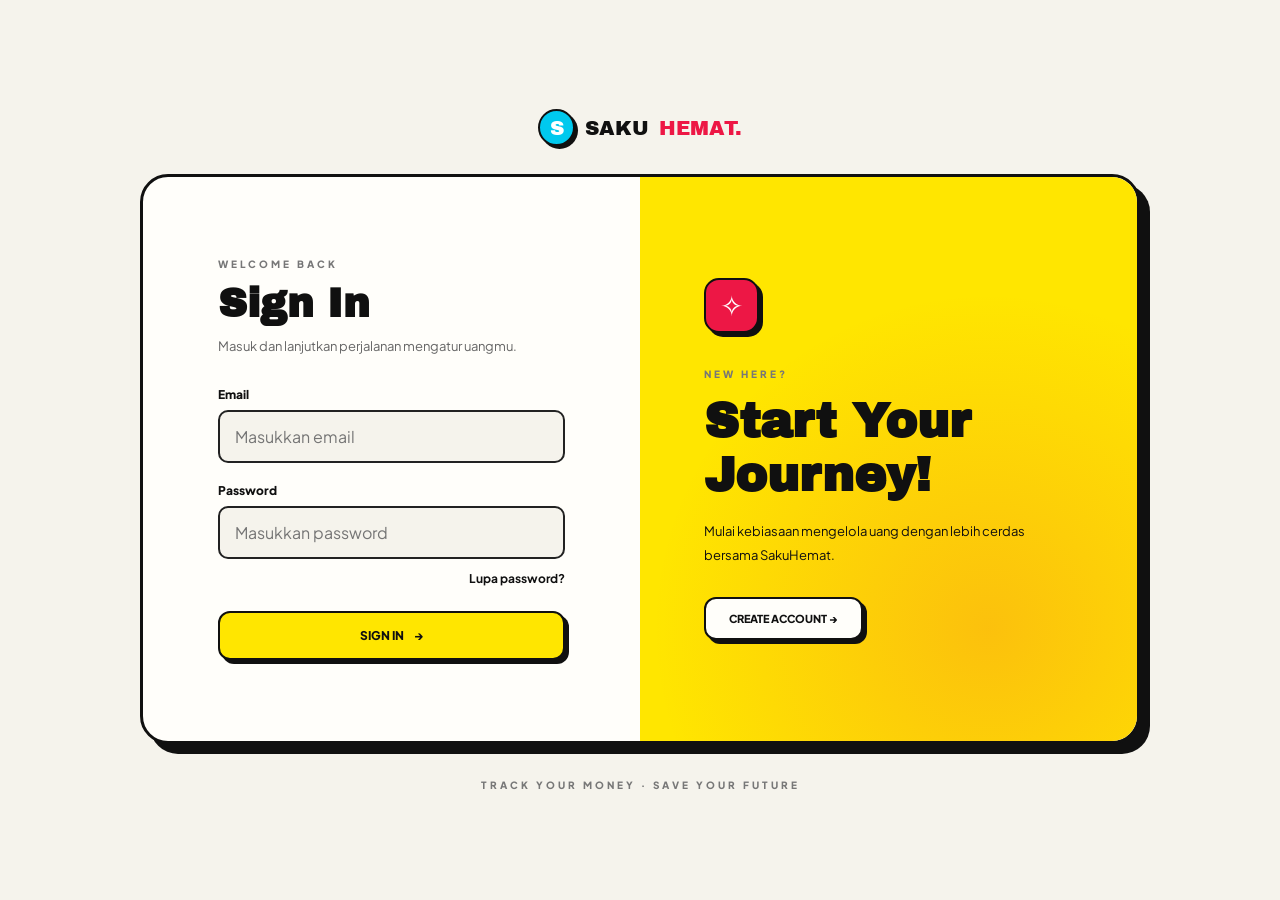
<file: login.html>
<!DOCTYPE html>
<html lang="id">
<head>
    <meta charset="UTF-8">
    <meta name="viewport" content="width=device-width, initial-scale=1.0">
    <meta name="theme-color" content="#f5f1e8">

    <title>Login | SakuHemat</title>

    <link rel="stylesheet" href="auth.css">

    <link href="https://fonts.googleapis.com/css2?family=Archivo+Black&family=Plus+Jakarta+Sans:wght@400;500;600;700;800&display=swap" rel="stylesheet">
</head>

<body>

    <main class="auth-page">

        <a href="1.html" class="brand">
            <span class="brand-icon">S</span>
            SAKU<span>HEMAT.</span>
        </a>

        <div class="auth-container" id="authContainer">

            <!-- FORM LOGIN -->
            <section class="form-container sign-in-container">
                <form class="auth-form" onsubmit="return false">

                    <span class="eyebrow">WELCOME BACK</span>
                    <h1>Sign In</h1>
                    <p class="form-description">
                        Masuk dan lanjutkan perjalanan mengatur uangmu.
                    </p>

                    <label for="email">Email</label>
                    <input
                        type="email"
                        id="email"
                        placeholder="Masukkan email"
                        autocomplete="email"
                    >

                    <label for="password">Password</label>
                    <input
                        type="password"
                        id="password"
                        placeholder="Masukkan password"
                        autocomplete="current-password"
                    >

                    <a href="lupa-pasword.html" class="forgot-link">
                        Lupa password?
                    </a>

                    <button type="button" id="tombolLogin" class="main-button">
                        SIGN IN <span>→</span>
                    </button>

                    <p class="mobile-switch">
                        Belum punya akun?
                        <button type="button" id="mobileSignUp">Buat akun</button>
                    </p>

                </form>
            </section>


            <!-- FORM DAFTAR -->
            <section class="form-container sign-up-container">
                <form class="auth-form" onsubmit="return false">

                    <span class="eyebrow">START YOUR JOURNEY</span>
                    <h1>Create Account</h1>
                    <p class="form-description">
                        Buat akun dan mulai kelola uang jajanmu.
                    </p>

                    <label for="emailDaftar">Email</label>
                    <input
                        type="email"
                        id="emailDaftar"
                        placeholder="Masukkan email"
                        autocomplete="email"
                    >

                    <label for="passwordDaftar">Password</label>
                    <input
                        type="password"
                        id="passwordDaftar"
                        placeholder="Buat password"
                        autocomplete="new-password"
                    >

                    <button type="button" id="tombolDaftar" class="main-button">
                        CREATE ACCOUNT <span>↗</span>
                    </button>

                    <p class="mobile-switch">
                        Sudah punya akun?
                        <button type="button" id="mobileSignIn">Sign in</button>
                    </p>

                </form>
            </section>


            <!-- PANEL ANIMASI -->
            <div class="overlay-container">
                <div class="overlay">

                    <section class="overlay-panel overlay-left">
                        <span class="overlay-symbol">✦</span>
                        <span class="eyebrow">ALREADY A MEMBER?</span>
                        <h2>Welcome<br>Back!</h2>
                        <p>
                            Uangmu, kendalimu. Yuk lanjutkan perjalanan
                            finansial yang lebih baik.
                        </p>
                        <button type="button" class="outline-button" id="signIn">
                            SIGN IN <span>←</span>
                        </button>
                    </section>

                    <section class="overlay-panel overlay-right">
                        <span class="overlay-symbol">✧</span>
                        <span class="eyebrow">NEW HERE?</span>
                        <h2>Start Your<br>Journey!</h2>
                        <p>
                            Mulai kebiasaan mengelola uang dengan lebih
                            cerdas bersama SakuHemat.
                        </p>
                        <button type="button" class="outline-button" id="signUp">
                            CREATE ACCOUNT <span>→</span>
                        </button>
                    </section>

                </div>
            </div>

        </div>

        <p class="page-footer">TRACK YOUR MONEY · SAVE YOUR FUTURE</p>

    </main>


    <!-- POPUP LAMA -->
    <div id="popupOverlay" class="popup-overlay">
        <div class="popup">
            <div id="popupIcon" class="popup-icon">⚠️</div>
            <h2 id="popupTitle">Peringatan</h2>
            <p id="popupMessage">Pesan</p>
            <button id="popupButton" type="button">MENGERTI</button>
        </div>
    </div>


    <script>
        const authContainer = document.getElementById("authContainer");

        document.getElementById("signUp").addEventListener("click", () => {
            authContainer.classList.add("right-panel-active");
        });

        document.getElementById("signIn").addEventListener("click", () => {
            authContainer.classList.remove("right-panel-active");
        });

        document.getElementById("mobileSignUp").addEventListener("click", () => {
            authContainer.classList.add("right-panel-active");
        });

        document.getElementById("mobileSignIn").addEventListener("click", () => {
            authContainer.classList.remove("right-panel-active");
        });
    </script>

    <script src="auth.js"></script>

</body>
</html>
</file>
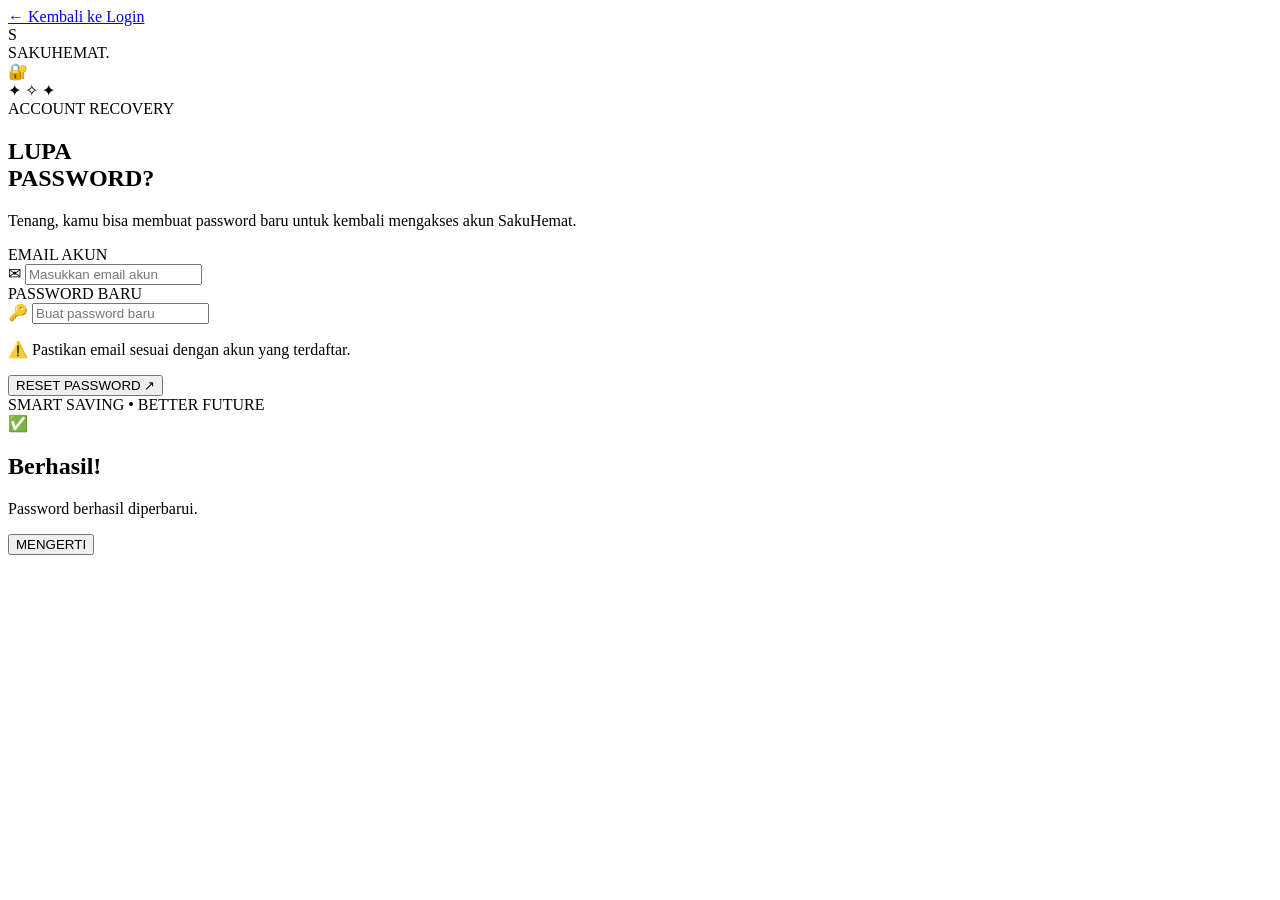
<file: lupa-pasword.html>
<!DOCTYPE html>
<html lang="id">
<head>
    <meta charset="UTF-8">
    <meta name="viewport" content="width=device-width, initial-scale=1.0">
    <meta name="theme-color" content="#f5f3ec">

    <title>Lupa Password | SakuHemat</title>

    <link rel="stylesheet" href="https://raw.githubusercontent.com/jay123-dotcom/sakuhemat/refs/heads/main/lupa-password.css">

    <link href="https://fonts.googleapis.com/css2?family=Archivo+Black&family=Plus+Jakarta+Sans:wght@400;500;600;700;800&display=swap" rel="stylesheet">
</head>

<body>

    <div class="background-shape shape-one"></div>
    <div class="background-shape shape-two"></div>

    <main class="reset-wrapper">

        <section class="reset-card">

            <a href="login.html" class="back-link">
                ← Kembali ke Login
            </a>

            <div class="reset-brand">
                <div class="brand-icon">S</div>
                <span>SAKU<span>HEMAT.</span></span>
            </div>

            <div class="reset-illustration">
                <div class="illustration-circle">
                    <span class="lock-icon">🔐</span>
                </div>
                <span class="spark spark-one">✦</span>
                <span class="spark spark-two">✧</span>
                <span class="spark spark-three">✦</span>
            </div>

            <div class="reset-heading">
                <span class="eyebrow">ACCOUNT RECOVERY</span>

                <h1>LUPA<br><span>PASSWORD?</span></h1>

                <p>
                    Tenang, kamu bisa membuat password baru
                    untuk kembali mengakses akun SakuHemat.
                </p>
            </div>

            <div class="reset-form">

                <label for="email">EMAIL AKUN</label>

                <div class="input-box">
                    <span>✉</span>
                    <input
                        type="email"
                        id="email"
                        placeholder="Masukkan email akun"
                        autocomplete="email"
                    >
                </div>

                <label for="passwordBaru">PASSWORD BARU</label>

                <div class="input-box">
                    <span>🔑</span>
                    <input
                        type="password"
                        id="passwordBaru"
                        placeholder="Buat password baru"
                        autocomplete="new-password"
                    >
                </div>

                <p class="reset-note">
                    ⚠️ Pastikan email sesuai dengan akun yang terdaftar.
                </p>

                <button type="button" id="tombolReset">
                    RESET PASSWORD
                    <span>↗</span>
                </button>

            </div>

            <div class="reset-footer">
                SMART SAVING • BETTER FUTURE
            </div>

        </section>

    </main>

    <!-- POPUP -->
    <div class="popup-overlay" id="popupOverlay">

        <div class="popup-card">

            <div class="popup-icon" id="popupIcon">✅</div>

            <h2 id="popupTitle">Berhasil!</h2>

            <p id="popupMessage">
                Password berhasil diperbarui.
            </p>

            <button type="button" id="popupButton">
                MENGERTI
            </button>

        </div>

    </div>

    <script src="auth.js?v=5"></script>

</body>
</html>
</file>
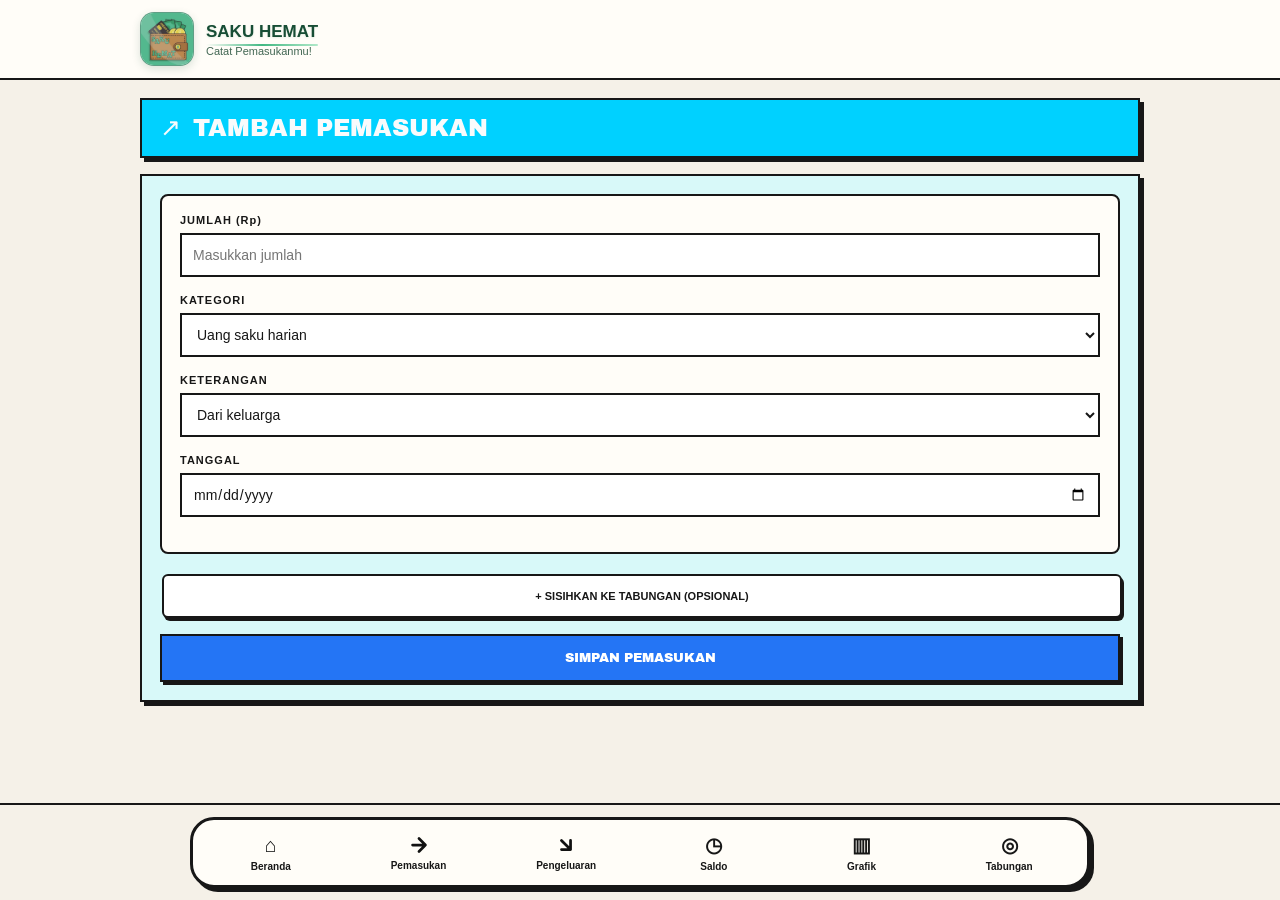
<file: pemasukan.html>
<!DOCTYPE html>
<html lang="id">
<head>
    <meta charset="UTF-8">
    <meta name="viewport" content="width=device-width, initial-scale=1.0">
    <title>Pemasukan | SakuHemat</title>

    <link rel="stylesheet" href="Pemasukan.css">

    <link href="https://fonts.googleapis.com/css2?family=Archivo+Black&family=Plus+Jakarta+Sans:wght@400;500;600;700;800&display=swap" rel="stylesheet">
</head>
<body>

    <!-- HEADER BRAND -->
   <header class="header-grafik">
        <div class="logo">
            <img src="logo-sakuhemat.png.png" alt="Logo SakuHemat">
        </div>

        <div>
            <h1>SAKU HEMAT</h1>
            <p>Catat Pemasukanmu!</p>
        </div>
    </header>

    <!-- KONTEN PEMASUKAN -->
    <main class="konten-pemasukan">

        <h1 class="pemasukan" id="Pemasukan-img">
            <span class="ikon-pemasukan">↗</span>
            TAMBAH PEMASUKAN
        </h1>

        <form id="formPemasukan">
            <div class="conten">
                <div class="conten-isi">

                    <ul class="rupiah-1">
                        <li>
                            <label for="rupiah">JUMLAH (Rp)</label>
                            <input
                                class="rupiah-2"
                                type="text"
                                id="rupiah"
                                inputmode="numeric"
                                placeholder="Masukkan jumlah"
                                autocomplete="off"
                            >
                        </li>
                    </ul>

                    <ul>
                        <li>
                            <label for="kategori">KATEGORI</label>
                            <select id="kategori">
                                <option value="Uang-saku">Uang saku harian</option>
                                <option value="Uang-saku-mingguan">Uang saku mingguan</option>
                                <option value="Uang-jajan">Uang jajan</option>
                                <option value="Uang-jajan-tambahan">Uang jajan tambahan</option>
                                <option value="Uang-les">Uang les</option>
                                <option value="Hadiah">Hadiah</option>
                                <option value="Lainnya">Lainnya</option>
                            </select>
                        </li>
                    </ul>

                    <ul>
                        <li>
                            <label for="keterangan">KETERANGAN</label>
                            <select id="keterangan">
                                <option value="keluarga">Dari keluarga</option>
                                <option value="Uang-dari-lomba">Dari Lomba</option>
                                <option value="Bonus">Bonus</option>
                                <option value="Hadiah-prestasi">Hadiah prestasi</option>
                                <option value="hasil-jualan">Hasil jualan</option>
                                <option value="lainnya">Lainnya</option>
                            </select>
                        </li>
                    </ul>

                    <ul id="tanggal-id">
                        <li>
                            <label for="input-tanggal-pemasukan" class="text-tanggal">
                                TANGGAL
                            </label>
                            <input
                                type="date"
                                id="input-tanggal-pemasukan"
                            >
                        </li>
                    </ul>

                </div>

                <!-- OPSI TABUNGAN -->
                <div class="tabungan" id="tabungan">

                    <div
                        class="toggle-tabungan"
                        id="tombolTabungan"
                        role="button"
                        tabindex="0"
                        aria-expanded="false"
                        onclick="aktifkanTabungan()"
                        onkeydown="if(event.key==='Enter'||event.key===' '){event.preventDefault();aktifkanTabungan();}"
                    >
                        + SISIHKAN KE TABUNGAN (OPSIONAL)
                    </div>

                    <div class="form-tabungan" id="formFormulir">
                        <label for="inputJumlah">Jumlah Ditabung (Rp)</label>

                        <input
                            type="text"
                            id="inputJumlah"
                            inputmode="numeric"
                            placeholder="Masukkan jumlah"
                            autocomplete="off"
                        >

                        <label for="selectTujuan">Tujuan Tabungan</label>

                        <select id="selectTujuan">
                            <option value="">— Pilih tujuan tabungan —</option>
                        </select>
                    </div>

                </div>

                <button type="button" id="simpanPemasukan" class="tombol">
                    SIMPAN PEMASUKAN
                </button>

            </div>
        </form>
    </main>

    <!-- CUSTOM POPUP -->
    <div class="popup-overlay" id="popupOverlay">
        <div class="popup-box">
            <div class="popup-icon" id="popupIcon">⚠️</div>
            <h2 id="popupTitle">Oops!</h2>
            <p id="popupMessage">Pesan popup</p>
            <button type="button" id="popupButton">OKE, MENGERTI</button>
        </div>
    </div>

    <!-- NAVBAR: STRUKTUR SAMA DENGAN GRAFIK -->
    <nav class="bottom-nav-container2">
        <ul class="bottom-nav">

            <li>
                <a href="1.html" class="nav-link">
                    <span>⌂</span>
                    Beranda
                </a>
            </li>

           <li>
    <a href="pemasukan.html" class="nav-link">
        <span class="arrow-icon">
            <svg viewBox="0 0 24 24" aria-hidden="true">
                <path d="M5 12h14M12 5l7 7-7 7"
                    fill="none"
                    stroke="currentColor"
                    stroke-width="3"
                    stroke-linecap="round"
                    stroke-linejoin="round"/>
            </svg>
        </span>
        Pemasukan
    </a>
</li>

            <li>
    <a href="pengeluaran.html" class="nav-link">
        <span class="arrow-icon">
            <svg viewBox="0 0 24 24" aria-hidden="true">
                <path d="M5 12h14M12 5l7 7-7 7"
                    fill="none"
                    stroke="currentColor"
                    stroke-width="3"
                    stroke-linecap="round"
                    stroke-linejoin="round"/>
            </svg>
        </span>
        Pengeluaran
    </a>
</li>

            <li>
                <a href="saldo.html" class="nav-link">
                    <span>◷</span>
                    Saldo
                </a>
            </li>

            <li>
                <a href="Grafik.html" class="nav-link">
                    <span>▥</span>
                    Grafik
                </a>
            </li>

            <li>
                <a href="tabungan.html" class="nav-link">
                    <span>◎</span>
                    Tabungan
                </a>
            </li>

        </ul>
    </nav>

    <script src="script.js"></script>
    <script src="PEMASUKAN.js"></script>

</body>
</html>
</file>
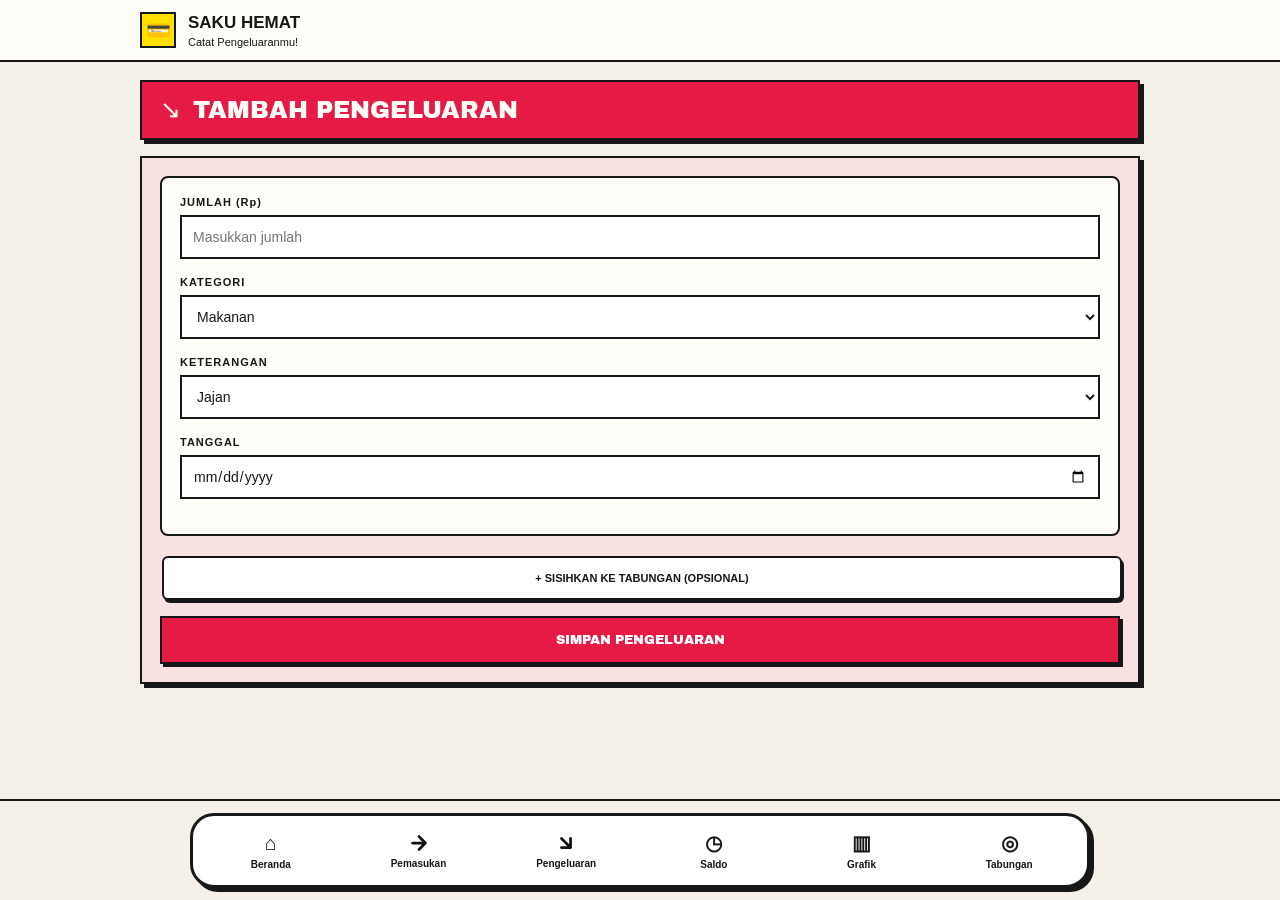
<file: pengeluaran.html>
<!DOCTYPE html>
<html lang="id">
<head>
    <meta charset="UTF-8">
    <meta name="viewport" content="width=device-width, initial-scale=1.0">
    <title>Pengeluaran | SakuHemat</title>

    <link rel="stylesheet" href="pengeluaran.css">

    <link href="https://fonts.googleapis.com/css2?family=Archivo+Black&family=Plus+Jakarta+Sans:wght@400;500;600;700;800&display=swap" rel="stylesheet">
</head>
<body>

    <!-- HEADER BRAND -->
    <header class="header-grafik">
        <div class="logo">💳</div>
        <div>
            <h1>SAKU HEMAT</h1>
            <p>Catat Pengeluaranmu!</p>
        </div>
    </header>

    <!-- KONTEN PENGELUARAN -->
    <main class="konten-pemasukan">

        <h1 class="pemasukan">
            <span class="ikon-pemasukan">↘</span>
            TAMBAH PENGELUARAN
        </h1>

        <form id="formPengeluaran">
            <div class="conten">
                <div class="conten-isi">

                    <ul class="rupiah-1">
                        <li>
                            <label for="rupiah">JUMLAH (Rp)</label>
                            <input
                                class="rupiah-2"
                                type="text"
                                id="rupiah"
                                inputmode="numeric"
                                placeholder="Masukkan jumlah"
                                autocomplete="off"
                            >
                        </li>
                    </ul>

                    <ul>
                        <li>
                            <label for="kategori">KATEGORI</label>
                            <select id="kategori">
                                <option value="Makanan">Makanan</option>
                                <option value="Minuman">Minuman</option>
                                <option value="Game">Game</option>
                                <option value="Kuota internet">Kuota internet</option>
                                <option value="Transportasi">Transportasi</option>
                                <option value="Keperluan sekolah">Keperluan sekolah</option>
                                <option value="Lainnya">Lainnya</option>
                            </select>
                        </li>
                    </ul>

                    <ul>
                        <li>
                            <label for="keterangan">KETERANGAN</label>
                            <select id="keterangan">
                                <option value="Jajan">Jajan</option>
                                <option value="Belanja">Belanja</option>
                                <option value="Keperluan sekolah">Keperluan sekolah</option>
                                <option value="Alat tulis">Alat tulis</option>
                                <option value="Hiburan">Hiburan</option>
                                <option value="Lainnya">Lainnya</option>
                            </select>
                        </li>
                    </ul>

                    <ul id="tanggal-id">
                        <li>
                            <label for="input-tanggal-pemasukan" class="text-tanggal">
                                TANGGAL
                            </label>
                            <input
                                type="date"
                                id="input-tanggal-pemasukan"
                            >
                        </li>
                    </ul>

                </div>

                <!-- OPSI TABUNGAN -->
                <div class="tabungan" id="tabungan">

                    <div
                        class="toggle-tabungan"
                        id="tombolTabungan"
                        role="button"
                        tabindex="0"
                        aria-expanded="false"
                        onclick="aktifkanTabungan()"
                        onkeydown="if(event.key==='Enter'||event.key===' '){event.preventDefault();aktifkanTabungan();}"
                    >
                        + SISIHKAN KE TABUNGAN (OPSIONAL)
                    </div>

                    <div class="form-tabungan" id="formFormulir">
                        <label for="inputJumlah">Jumlah Ditabung (Rp)</label>
                        <input
                            type="text"
                            id="inputJumlah"
                            inputmode="numeric"
                            placeholder="Masukkan jumlah"
                            autocomplete="off"
                        >

                        <label for="selectTujuan">Tujuan Tabungan</label>
                        <select id="selectTujuan">
                            <option value="">— Pilih tujuan tabungan —</option>
                        </select>
                    </div>

                </div>

                <button type="button" id="tombolSimpan" class="tombol">
                    SIMPAN PENGELUARAN
                </button>

            </div>
        </form>
    </main>

    <!-- CUSTOM POPUP -->
    <div class="popup-overlay" id="popupOverlay">
        <div class="popup-box">
            <div class="popup-icon" id="popupIcon">⚠️</div>
            <h2 id="popupTitle">Oops!</h2>
            <p id="popupMessage">Pesan popup</p>
            <button type="button" id="popupButton">OKE, MENGERTI</button>
        </div>
    </div>

    <!-- NAVBAR -->
    <nav class="bottom-nav-container2">
        <ul class="bottom-nav">

            <li>
                <a href="1.html" class="nav-link">
                    <span>⌂</span>
                    Beranda
                </a>
            </li>

           <li>
    <a href="pemasukan.html" class="nav-link">
        <span class="arrow-icon">
            <svg viewBox="0 0 24 24" aria-hidden="true">
                <path d="M5 12h14M12 5l7 7-7 7"
                    fill="none"
                    stroke="currentColor"
                    stroke-width="3"
                    stroke-linecap="round"
                    stroke-linejoin="round"/>
            </svg>
        </span>
        Pemasukan
    </a>
</li>

           <li>
    <a href="pengeluaran.html" class="nav-link">
        <span class="arrow-icon">
            <svg viewBox="0 0 24 24" aria-hidden="true">
                <path d="M5 12h14M12 5l7 7-7 7"
                    fill="none"
                    stroke="currentColor"
                    stroke-width="3"
                    stroke-linecap="round"
                    stroke-linejoin="round"/>
            </svg>
        </span>
        Pengeluaran
    </a>
</li>

            <li>
                <a href="saldo.html" class="nav-link">
                    <span>◷</span>
                    Saldo
                </a>
            </li>

            <li>
                <a href="Grafik.html" class="nav-link">
                    <span>▥</span>
                    Grafik
                </a>
            </li>

            <li>
                <a href="tabungan.html" class="nav-link">
                    <span>◎</span>
                    Tabungan
                </a>
            </li>

        </ul>
    </nav>



    <script src="script.js"></script>
    <script src="PENGELUARAN.js"></script>

</body>
</html>
</file>
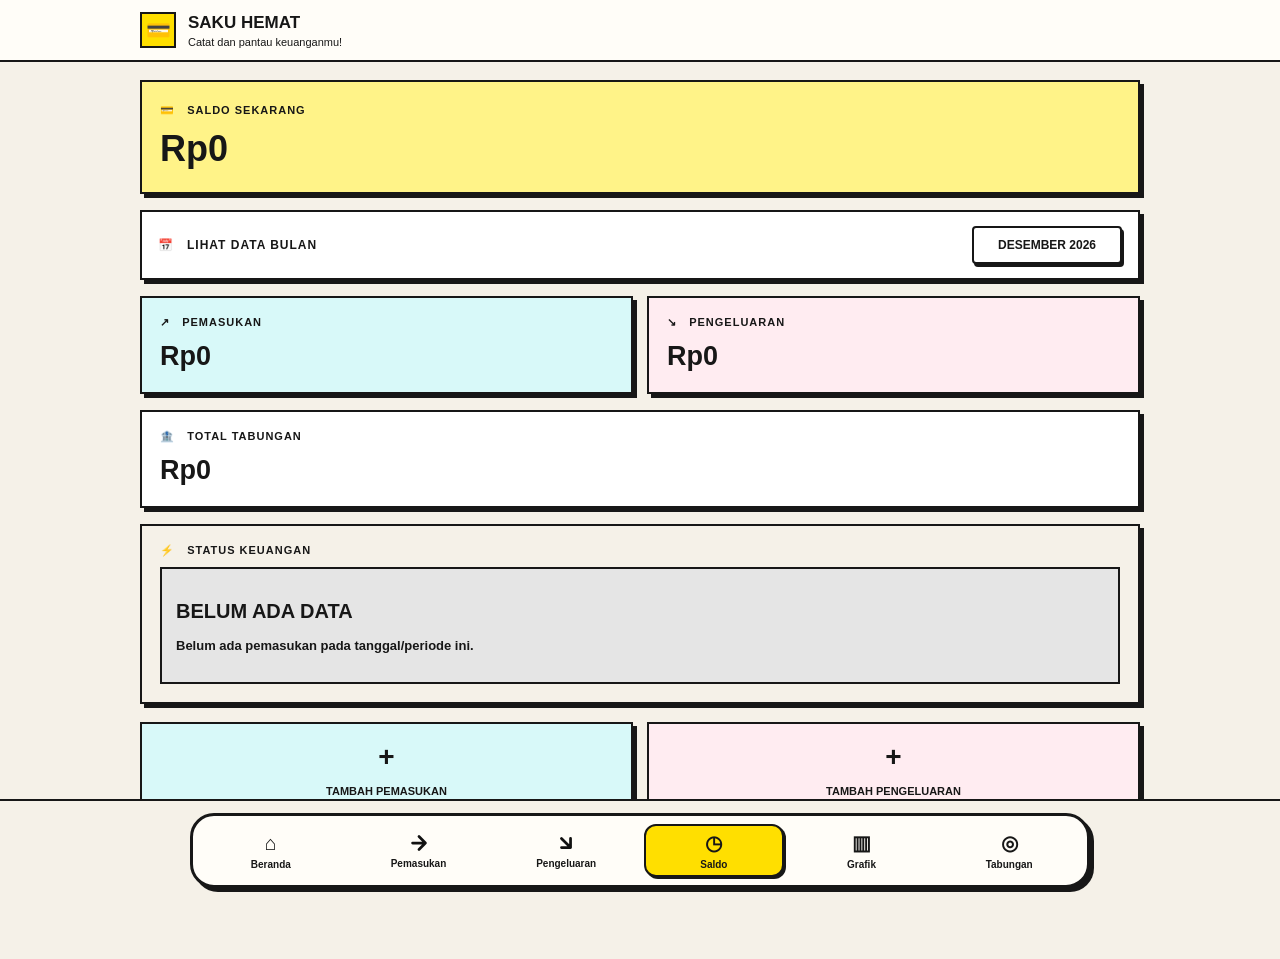
<file: saldo.html>
<!DOCTYPE html>
<html lang="id">
<head>
    <meta charset="UTF-8">
    <meta name="viewport" content="width=device-width, initial-scale=1.0">
    <title>Saldo - SakuHemat</title>
    <link rel="stylesheet" href="saldo.css">
    <link href="https://fonts.googleapis.com/css2?family=Archivo+Black&display=swap" rel="stylesheet">
</head>
<body>

    <header class="header-grafik">
        <div class="logo">💳</div>
        <div>
            <h1>SAKU HEMAT</h1>
            <p>Catat dan pantau keuanganmu!</p>
        </div>
    </header>

    <main class="konten-saldo">

        <section class="saldo-card">
            <div class="label">💳 &nbsp; SALDO SEKARANG</div>
            <div class="saldo" id="saldoSekarang">Rp0</div>
        </section>

        <div class="pilih-bulan">
            <label>📅 &nbsp; LIHAT DATA BULAN</label>
            <button type="button" id="tombolPilihBulan" class="tombol-pilih-bulan">
                OKTOBER 2026
            </button>
        </div>

        <div id="popupBulan" class="popup-bulan">
            <div class="popup-bulan-box">
                <div class="popup-bulan-header">
                    <h3 id="judulPopup">PILIH BULAN</h3>
                    <button type="button" id="tutupPopupBulan" class="tutup-bulan">×</button>
                </div>

                <div class="tahun-pilih" id="bagianTahun">
                    <button type="button" id="tahunSebelumnya">‹</button>
                    <span id="tahunTerpilih">2026</span>
                    <button type="button" id="tahunBerikutnya">›</button>
                </div>

                <div id="daftarBulan" class="daftar-bulan"></div>

                <div id="kalenderTanggal" class="kalender-tanggal" hidden>
                    <div class="kalender-header">
                        <button type="button" id="kembaliBulan" class="tombol-kembali">‹ BULAN</button>
                        <span id="bulanKalender"></span>
                    </div>

                    <div class="nama-hari">
                        <span>MIN</span>
                        <span>SEN</span>
                        <span>SEL</span>
                        <span>RAB</span>
                        <span>KAM</span>
                        <span>JUM</span>
                        <span>SAB</span>
                    </div>

                    <div id="daftarTanggal" class="daftar-tanggal"></div>

                    <p id="tanggalTerpilih" class="info-tanggal">
                        Pilih tanggal, lalu tekan TERAPKAN TANGGAL.
                    </p>

                    <div class="aksi-kalender">
                        <button type="button" id="resetTanggal" class="reset-tanggal">
                            LIHAT SEMUA TANGGAL
                        </button>
                        <button type="button" id="terapkanTanggal" class="terapkan-tanggal">
                            TERAPKAN TANGGAL
                        </button>
                    </div>
                </div>
            </div>
        </div>

        <section class="dua-card">
            <div class="card pemasukan">
                <div class="label">↗ &nbsp; PEMASUKAN</div>
                <div class="jumlah" id="totalPemasukan">Rp0</div>
            </div>

            <div class="card pengeluaran">
                <div class="label">↘ &nbsp; PENGELUARAN</div>
                <div class="jumlah" id="totalPengeluaran">Rp0</div>
            </div>
        </section>

        <section class="tabungan">
            <div class="label">🏦 &nbsp; TOTAL TABUNGAN</div>
            <div class="jumlah" id="totalTabungan">Rp0</div>
        </section>

        <section class="status">
            <div class="label">⚡ &nbsp; STATUS KEUANGAN</div>
            <div class="status-box belum-data">
                <h2 id="statusKeuangan">BELUM ADA DATA</h2>
                <p id="pesanStatus">Belum ada pemasukan pada bulan ini.</p>
            </div>
        </section>

        <section class="tombol-area">
            <a href="pemasukan.html">
                <button type="button" class="tombol-pemasukan">
                    <span>+</span>
                    TAMBAH PEMASUKAN
                </button>
            </a>

            <a href="pengeluaran.html">
                <button type="button" class="tombol-pengeluaran">
                    <span>+</span>
                    TAMBAH PENGELUARAN
                </button>
            </a>
        </section>

    </main>

    <nav class="bottom-nav-container2">
        <ul class="bottom-nav">
            <li>
                <a href="1.html" class="nav-link">
                    <span>⌂</span>
                    Beranda
                </a>
            </li>
            <li>
    <a href="pemasukan.html" class="nav-link">
        <span class="arrow-icon">
            <svg viewBox="0 0 24 24" aria-hidden="true">
                <path d="M5 12h14M12 5l7 7-7 7"
                    fill="none"
                    stroke="currentColor"
                    stroke-width="3"
                    stroke-linecap="round"
                    stroke-linejoin="round"/>
            </svg>
        </span>
        Pemasukan
    </a>
</li>
           <li>
    <a href="pengeluaran.html" class="nav-link">
        <span class="arrow-icon">
            <svg viewBox="0 0 24 24" aria-hidden="true">
                <path d="M5 12h14M12 5l7 7-7 7"
                    fill="none"
                    stroke="currentColor"
                    stroke-width="3"
                    stroke-linecap="round"
                    stroke-linejoin="round"/>
            </svg>
        </span>
        Pengeluaran
    </a>
</li>
            <li>
                <a href="saldo.html" class="nav-link aktif" aria-current="page">
                    <span>◷</span>
                    Saldo
                </a>
            </li>
            <li>
                <a href="Grafik.html" class="nav-link">
                    <span>▥</span>
                    Grafik
                </a>
            </li>
            <li>
                <a href="tabungan.html" class="nav-link">
                    <span>◎</span>
                    Tabungan
                </a>
            </li>
        </ul>
    </nav>

    <script src="saldo.js"></script>
</body>
</html>
</file>
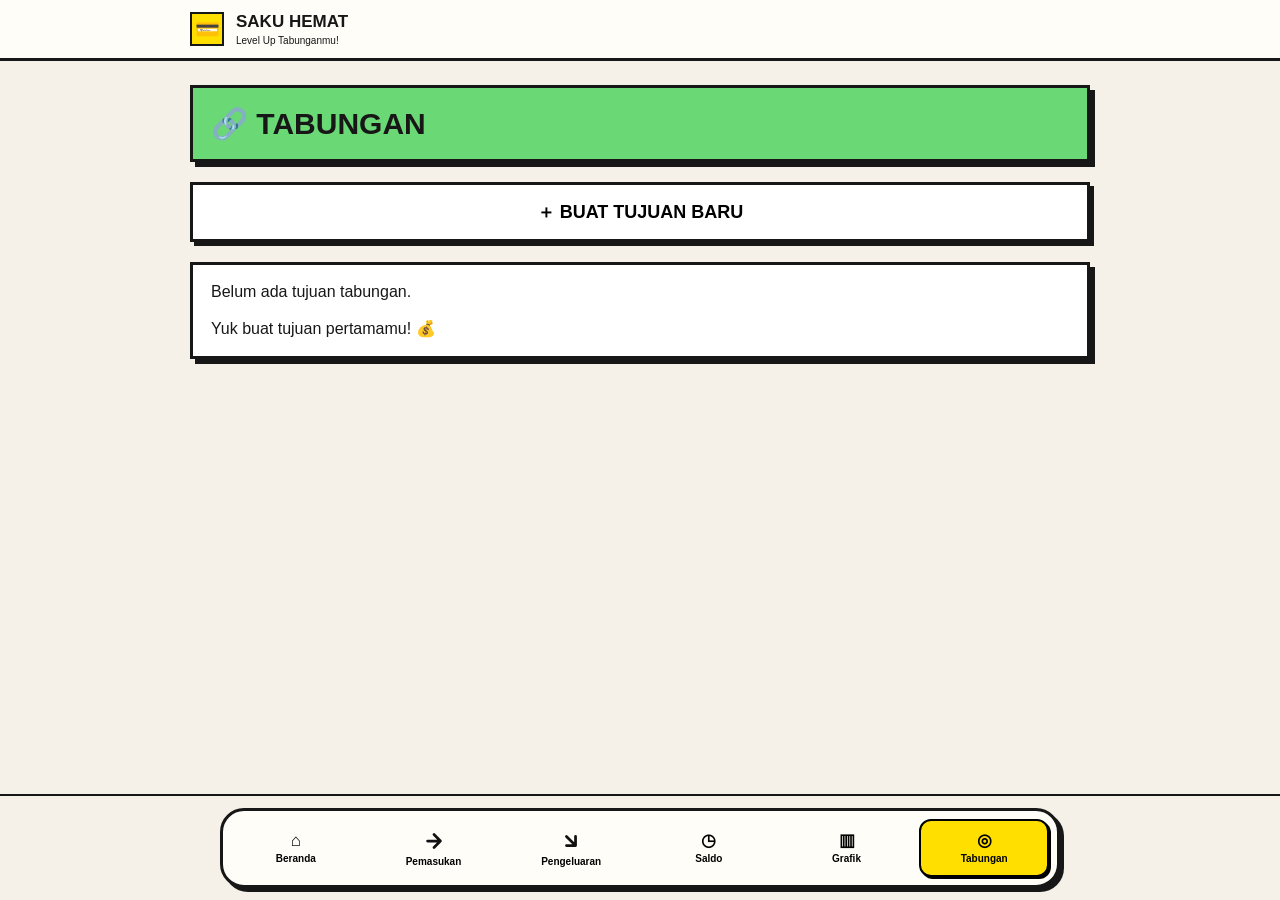
<file: tabungan.html>
<!DOCTYPE html>
<html lang="id">

<head>
    <meta charset="UTF-8">
    <meta name="viewport" content="width=device-width, initial-scale=1.0">
    <title>Tabungan - SakuHemat</title>
    <link rel="stylesheet" href="tabungan.css">
</head>

<body>

    <!-- HEADER SAKUHEMAT - SAMA SEPERTI GRAFIK -->
    <header class="header-grafik">
        <div class="logo">💳</div>
        <div class="header-text">
            <h1>SAKU HEMAT</h1>
            <p>Level Up Tabunganmu!</p>
        </div>
    </header>

    <!-- JUDUL TABUNGAN -->
    <section class="judul">
        <h2>🔗 TABUNGAN</h2>
    </section>

    <!-- TOMBOL BUAT TUJUAN -->
    <button id="tombolTujuan" class="tombol-buka">
        ＋ BUAT TUJUAN BARU
    </button>

    <!-- FORM TUJUAN -->
    <div id="formTujuan" class="form-container">
        <label>NAMA TUJUAN</label>
        <input
            type="text"
            id="namaTujuan"
            placeholder="Misalnya: Beli Sepatu Baru"
        >

        <label>TARGET (Rp)</label>
        <input
            type="text"
            id="targetTabungan"
            placeholder="Rp 0"
        >

        <button id="simpanTujuan" class="tombol-simpan">
            SIMPAN TUJUAN
        </button>
    </div>

    <!-- DAFTAR TUJUAN -->
    <main id="daftarTabungan"></main>

    <!-- POPUP -->
    <div id="popup" class="popup">
        <div class="popup-box">
            <div id="popupIcon">⚠️</div>
            <h3 id="popupJudul">Informasi</h3>
            <p id="popupPesan">Pesan</p>
            <button id="popupButton">OKE</button>
        </div>
    </div>

    <!-- NAVBAR BAWAH - SAMA SEPERTI GRAFIK -->
    <div class="bottom-nav-container2">
        <ul class="bottom-nav">

            <li>
                <a href="1.html" class="nav-link">
                    <span>⌂</span>
                    Beranda
                </a>
            </li>

           <li>
    <a href="pemasukan.html" class="nav-link">
        <span class="arrow-icon">
            <svg viewBox="0 0 24 24" aria-hidden="true">
                <path d="M5 12h14M12 5l7 7-7 7"
                    fill="none"
                    stroke="currentColor"
                    stroke-width="3"
                    stroke-linecap="round"
                    stroke-linejoin="round"/>
            </svg>
        </span>
        Pemasukan
    </a>
</li>

           <li>
    <a href="pengeluaran.html" class="nav-link">
        <span class="arrow-icon">
            <svg viewBox="0 0 24 24" aria-hidden="true">
                <path d="M5 12h14M12 5l7 7-7 7"
                    fill="none"
                    stroke="currentColor"
                    stroke-width="3"
                    stroke-linecap="round"
                    stroke-linejoin="round"/>
            </svg>
        </span>
        Pengeluaran
    </a>
</li>

            <li>
                <a href="saldo.html" class="nav-link">
                    <span>◷</span>
                    Saldo
                </a>
            </li>

            <li>
                <a href="Grafik.html" class="nav-link">
                    <span>▥</span>
                    Grafik
                </a>
            </li>

            <li>
                <a href="tabungan.html" class="nav-link aktif">
                    <span>◎</span>
                    Tabungan
                </a>
            </li>

        </ul>
    </div>

    <script src="TABUNGAN.js"></script>

</body>
</html>
</file>
<file: 2.css>
/* =========================
   DASAR HALAMAN
========================= */
* {
    box-sizing: border-box;
}

html {
    min-height: 100%;
}

body {
    min-height: 100vh;
    margin: 0;
    padding: 1px 16px 100px;
    background-color: #f5f3ec;
    font-family: Arial, sans-serif;
    color: black;
}

/* =========================
   NAVBAR ATAS
========================= */
#sidebar {
    display: flex;
    align-items: center;
    justify-content: center;
    flex-wrap: nowrap;
    gap: 8px;
    width: fit-content;
    max-width: 100%;
    min-height: 40px;
    margin: 10px auto 20px;
    padding: 7px 12px;
    list-style: none;
    border: 3px solid black;
    border-radius: 40px;
    background-color: #f5f3ec;
    background-repeat: no-repeat;
    background-size: 35px;
    background-position: 12px center;
    box-shadow: 4px 4px 0 black;
}


#sidebar li {
    flex-shrink: 0;
    margin: 0;
    padding: 0;
    list-style: none;
}

#sidebar .brand-icon {
    display: flex;
    align-items: center;
    margin-right: auto;
}

.brand-icon img {
    display: block;
    width: 30px;
    height: 30px;
    object-fit: contain;
    border-radius: 50%;
}

#sidebar li a {
    display: inline-block;
    padding: 4px 8px;
    border: 3px solid black;
    border-radius: 20px;
    color: black;
    font-size: 10px;
    font-weight: 800;
    text-align: center;
    text-decoration: none;
    white-space: nowrap;
    transition: all 0.1s ease;
}

.about,
.feature,
.contact {
    background-color: #FFE600;
}

.about:hover,
.feature:hover,
.contact:hover {
    transform: translate(3px, 3px);
    box-shadow: none;
    background-color: crimson;
    color: #f5f5f5;
}

#sidebar .divider {
    flex: 0 0 3px;
    width: 3px;
    height: 24px;
    margin: 0 4px;
    background-color: rgb(197, 194, 194);
}

#sidebar .home {
    background-color: crimson;
    color: rgb(252, 250, 250);
}

#sidebar .home:hover {
    transform: translate(2px, 2px);
}

/* =========================
   TAGLINE BRAND
========================= */
.project {
    display: inline-block;
    max-width: 100%;
    margin: 0 auto;
    padding: 9px 15px 9px 20px;
    border: 3px solid black;
    border-radius: 40px;
    box-shadow: 1px 2px black;
    background-repeat: no-repeat;
    background-size: 32px;
    background-position: 8px center;
    font-family: Georgia, 'Times New Roman', Times, serif;
    font-size: 13px;
    font-style: italic;
    font-weight: bold;
    mix-blend-mode: multiply;
}

/* =========================
   JUDUL SAKUHEMAT
========================= */
.sakuhemat-1 {
    font-family: 'Archivo Black', sans-serif;
    font-weight: 900;
    font-size: 85px;
    letter-spacing: -3px;
    text-transform: uppercase;
    text-align: center;
    margin-top: 12px;
    height: 28px;
    line-height: 1.05;
    -webkit-text-stroke: 0 rgb(5, 234, 250);
}

.sakuhemat-2 {
    display: inline-block;
    margin: 0;
    padding-right: 19px;
    border: 3px solid black;
    border-radius: 20px;
    background-color: crimson;
    box-shadow: 3px 4px 0 black;
    text-transform: uppercase;
    transform: rotate(1deg);
}

.text-modern {
    display: inline-block;
    font-family: 'Archivo Black', sans-serif;
    font-size: 85px;
    font-weight: 900;
    font-style: italic;
    letter-spacing: -3px;
    line-height: 94px;
    text-align: center;
    text-transform: uppercase;
    color: aliceblue;
    text-shadow: 4px 4px 0 #070707;
    transform: rotate(-1deg);
}

.sakuhemat-3 {
    margin: 0;
    font-family: 'Archivo Black', sans-serif;
    font-weight: 900;
    font-size: 85px;
    letter-spacing: -3px;
    line-height: 38px;
    text-transform: uppercase;
    text-align: center;
    transform: rotate(-0.2deg);
    margin-top: 20px;

}

.experience {
    color: #00D1FF;
    -webkit-text-stroke: 1px black;
    text-shadow: 2px 2px 0 #000000;
}

/* =========================
   SLOGAN / MAIN CONTENT
========================= */
.container {
    display: flex;
    justify-content: center;
    width: 100%;
    margin: 42px auto 28px;
    text-align: center;
    transform: rotate(1.2deg);
    font-family: 'Archivo Black', sans-serif;
    font-weight: 900;
}

.purpose {
    width: auto;
    max-width: 100%;
    border: 4px solid black;
    padding: 30px 27px;
    border-radius: 30px;
    box-shadow: 9px 10px 0 1px black;
    background-color: #f5f5f5;
    background-image: url("img/imgkucing.jpg");
    background-repeat: no-repeat;
    background-position: right bottom;
    background-size: 360px;
}

.purpose p {
    margin: 0;
    font-size: 28px;
    line-height: 1.5;
}

.span-1 {
    color: crimson;
    font-style: italic;
    text-shadow: 2px 1px 2px rgb(160, 197, 252);
}

.span-2 {
    color: #00D1FF;
    font-style: italic;
    text-shadow: 2px 1px 2px rgb(160, 197, 252);
}

/* =========================
   NAVBAR BAWAH
   MENYERUPAI PEMASUKAN
========================= */
.bottom-nav-container2 {
    display: flex;
    justify-content: center;
    width: 100%;
}

body > .bottom-nav-container2 {
    position: fixed;
    right: 0;
    bottom: 0;
    left: 0;
    z-index: 1000;
    padding: 12px 16px;
    border-top: 2px solid black;
    background: #f5f3ec;
}

.bottom-nav {
    display: flex;
    align-items: center;
    justify-content: space-around;
    width: 100%;
    max-width: 900px;
    gap: 8px;
    margin: 0;
    padding: 8px;
    list-style: none;
    border: 3px solid black;
    border-radius: 24px;
    background: white;
    box-shadow: 4px 4px black;
}

.bottom-nav li {
    flex: 1;
    min-width: 0;
    margin: 0;
    padding: 0;
}

.bottom-nav .nav-link {
    display: flex;
    flex-direction: column;
    align-items: center;
    justify-content: center;
    gap: 4px;
    min-height: 48px;
    padding: 5px 3px;
    border: 2px solid transparent;
    border-radius: 12px;
    color: black;
    font-size: 10px;
    font-weight: 800;
    text-align: center;
    text-decoration: none;
    white-space: nowrap;
    transition: background 0.15s, box-shadow 0.15s;
}

.bottom-nav .nav-link span {
    font-size: 20px;
}

.bottom-nav .nav-link:hover,
.bottom-nav .nav-link.aktif {
    border: 2px solid black;
    background: #FFE600;
    color: black;
    box-shadow: 2px 2px black;
}

/* =========================
   TABLET / IPAD
========================= */
@media (min-width: 601px) and (max-width: 1100px) {
#sidebar {
    width: fit-content;
    max-width: 100%;
    gap: 8px;
    padding: 7px 12px;
}
    #sidebar li a {
        padding: 4px 10px;
        font-size: 9px;
    }

    .sakuhemat-1 {
        font-size: clamp(48px, 6.5vw, 70px);
        letter-spacing: -2px;
    }

    .text-modern {
        font-size: clamp(48px, 6.5vw, 70px);
        line-height: 1.08;
        letter-spacing: -2px;
    }

    .sakuhemat-3 {
        font-size: clamp(44px, 6.2vw, 68px);
        line-height: 1.1;
        letter-spacing: -2px;
    }

    .container {
        margin-top: 30px;
        margin-bottom: 25px;
    }

    .purpose {
        max-width: 580px;
        padding: 5px 22px;
        background-size: 90px;
    }

    .purpose p {
        font-size: clamp(17px, 2.5vw, 24px);
    }

    .bottom-nav {
        max-width: 850px;
    }
}

/* =========================
   HP
========================= */
@media (max-width: 600px) {
    body {
        padding-right: 10px;
        padding-bottom: 100px;
        padding-left: 10px;
    }

    #sidebar {
        justify-content: center;
        flex-wrap: wrap;
        gap: 6px;
        padding: 7px;
        margin-top: 8px;
        margin-bottom: 22px;
    }

    #sidebar .brand-icon {
        margin-right: 0;
    }

    #sidebar li a {
        padding: 4px 6px;
        font-size: 8px;
    }

    #sidebar .divider {
        margin: 0 1px;
    }

    .sakuhemat-1 {
        font-size: clamp(32px, 8vw, 48px);
        letter-spacing: -1.5px;
    }

    .text-modern {
        font-size: clamp(32px, 8vw, 48px);
        line-height: 1.1;
        letter-spacing: -1.5px;
    }

    .sakuhemat-2 {
        padding-right: 10px;
    }

    .sakuhemat-3 {
        font-size: clamp(28px, 7.5vw, 45px);
        line-height: 1.1;
        letter-spacing: -1.5px;
    }

    .container {
        margin-top: 25px;
        margin-bottom: 22px;
    }

    .purpose {
        padding: 8px 14px;
        padding-right: 38px;
        background-size: 55px;
        box-shadow: 5px 6px black;
    }

    .purpose p {
        font-size: clamp(11px, 3.4vw, 16px);
    }

    body > .bottom-nav-container2 {
        padding: 8px;
    }

    .bottom-nav {
        gap: 3px;
        padding: 5px;
    }

    .bottom-nav .nav-link {
        gap: 3px;
        min-height: 45px;
        padding: 4px 1px;
        font-size: 9px;
        white-space: normal;
    }

    .bottom-nav .nav-link span {
        font-size: 18px;
    }
}


/* =========================================
   SAKUHEMAT - MODERN REDESIGN
   CHARCOAL + MINT GREEN
========================================= */

:root {
    --modern-bg: #101a18;
    --modern-panel: #172521;
    --modern-mint: #70e0b1;
    --modern-light: #b4f5d7;
    --modern-white: #f3f8f5;
    --modern-muted: #9aaca4;
}


/* DASAR */

body {
    min-height: 100vh;
    margin: 0;
    padding: 0 0 105px;

    background:
        radial-gradient(
            circle at 50% 35%,
            #1b3029 0%,
            #101a18 55%,
            #0b1210 100%
        );

    color: var(--modern-white);
    font-family: 'Plus Jakarta Sans', sans-serif;

    overflow-x: hidden;
}


/* =========================================
   NAVBAR
========================================= */

.modern-header {
    position: relative;
    z-index: 20;

    width: 100%;
    padding: 24px 5%;
}

.modern-navbar {
    display: flex;
    align-items: center;
    justify-content: space-between;

    width: 100%;
    max-width: 1250px;
    min-height: 70px;

    margin: auto;
    padding: 10px 22px;

    border: 1px solid rgba(255,255,255,0.09);
    border-radius: 22px;

    background: rgba(24, 38, 33, 0.78);

    backdrop-filter: blur(18px);
    -webkit-backdrop-filter: blur(18px);

    box-shadow: 0 8px 35px rgba(0,0,0,0.18);
}


/* BRAND */

.modern-brand {
    display: flex;
    align-items: center;
    gap: 11px;

    color: white;
    text-decoration: none;
    flex-shrink: 0;
}

.brand-logo {
    display: flex;
    align-items: center;
    justify-content: center;

    width: 42px;
    height: 42px;

    overflow: hidden;
    border-radius: 13px;

    background: #244c3b;
    border: 1px solid rgba(112,224,177,0.4);

    box-shadow: 0 0 18px rgba(112,224,177,0.13);
}

.brand-logo img {
    width: 100%;
    height: 100%;
    object-fit: cover;
}

.brand-name {
    font-family: 'Archivo Black', sans-serif;
    font-size: 19px;
    letter-spacing: -0.8px;
}

.brand-name span {
    color: var(--modern-mint);
}


/* MENU ATAS */

#sidebar {
    display: flex;
    align-items: center;
    justify-content: flex-end;

    gap: clamp(10px, 2vw, 28px);

    width: auto;
    max-width: none;
    min-height: 0;

    margin: 0;
    padding: 0;

    list-style: none;
    border: none;
    border-radius: 0;

    background: transparent;
    box-shadow: none;
}

#sidebar li {
    flex-shrink: 0;
    margin: 0;
    padding: 0;
    list-style: none;
}

#sidebar .brand-icon,
#sidebar .divider {
    display: none;
}

#sidebar li a {
    display: inline-flex;
    align-items: center;
    justify-content: center;

    padding: 10px 13px;

    border: 1px solid transparent;
    border-radius: 12px;

    background: transparent;
    color: #c0cec7;

    font-family: 'Plus Jakarta Sans', sans-serif;
    font-size: 11px;
    font-weight: 800;

    text-decoration: none;
    letter-spacing: 0.5px;

    transition: 0.25s ease;
}

#sidebar li a:hover {
    color: var(--modern-mint);
    background: rgba(112,224,177,0.08);
    border-color: rgba(112,224,177,0.15);
    transform: translateY(-2px);
}

#sidebar li a.active {
    color: var(--modern-mint);
    background: rgba(112,224,177,0.10);
}

#sidebar li a.logout-link {
    color: #101a18;
    background: var(--modern-mint);
    border-radius: 12px;
    padding: 10px 18px;
}

#sidebar li a.logout-link:hover {
    background: var(--modern-light);
    color: #101a18;
    box-shadow: 0 0 20px rgba(112,224,177,0.25);
}


/* =========================================
   HERO SECTION
========================================= */

.home-hero {
    position: relative;
   background:
    radial-gradient(
        ellipse at 35% 35%,
        rgba(85, 201, 160, 0.20),
        transparent 48%
    ),
    radial-gradient(
        ellipse at 15% 75%,
        rgba(0, 201, 238, 0.09),
        transparent 45%
    ),
    #f5f3ec;
   
    display: flex;
    align-items: center;
    justify-content: space-between;

    width: 90%;
    max-width: 1150px;
    min-height: 650px;

    margin: 15px auto 60px;
    padding: 55px 3%;

    overflow: hidden;
}


/* KONTEN KIRI */

.hero-content {
    position: relative;
    z-index: 3;

    width: 55%;
    max-width: 610px;

    animation: heroEnter 1s ease both;
}


/* LABEL */

.hero-label {
    display: inline-flex;
    align-items: center;
    gap: 9px;

    padding: 9px 14px;

    border: 1px solid rgba(112,224,177,0.2);
    border-radius: 30px;

    background: rgba(112,224,177,0.07);
    color: var(--modern-mint);

    font-size: 10px;
    font-weight: 800;
    letter-spacing: 1.5px;
}

.status-dot {
    width: 7px;
    height: 7px;

    border-radius: 50%;
    background: var(--modern-mint);

    box-shadow: 0 0 12px var(--modern-mint);

    animation: dotPulse 2s infinite;
}


/* TEKS */

.hero-pretitle {
    margin: 38px 0 5px;

    color: var(--modern-muted);
    font-size: 13px;
    font-weight: 800;
    letter-spacing: 5px;
}

.hero-title {
    margin: 0;

    font-family: 'Archivo Black', sans-serif;
    font-size: clamp(48px, 7vw, 88px);
    line-height: 1.1;
    letter-spacing: -4px;

    color: var(--modern-white);

    animation: titleGlow 4s ease-in-out infinite;
}

.hero-title span {
    color: var(--modern-mint);
}

.hero-subtitle {
    margin: 16px 0;

    font-family: 'Plus Jakarta Sans', sans-serif;
    font-size: clamp(25px, 3.2vw, 42px);
    font-weight: 800;
    line-height: 1.25;

    color: var(--modern-white);
}

.hero-subtitle span {
    color: var(--modern-mint);
}

.hero-description {
    max-width: 450px;

    margin: 20px 0 30px;

    color: var(--modern-muted);
    font-size: 14px;
    line-height: 1.9;
}


/* TOMBOL */

.hero-actions {
    display: flex;
    align-items: center;
    flex-wrap: wrap;
    gap: 13px;
}

.hero-button {
    display: inline-flex;
    align-items: center;
    justify-content: center;
    gap: 13px;

    min-height: 48px;
    padding: 0 21px;

    border-radius: 13px;

    font-size: 12px;
    font-weight: 800;

    text-decoration: none;
    transition: 0.25s ease;
}

.primary-button {
    background: var(--modern-mint);
    color: #102019;

    box-shadow: 0 6px 22px rgba(112,224,177,0.12);
}

.primary-button:hover {
    transform: translateY(-4px);
    box-shadow: 0 10px 30px rgba(112,224,177,0.25);
}

.secondary-button {
    border: 1px solid rgba(255,255,255,0.17);
    background: rgba(255,255,255,0.035);
    color: var(--modern-white);
}

.secondary-button:hover {
    border-color: var(--modern-mint);
    color: var(--modern-mint);
    transform: translateY(-4px);
}


/* FOOTER KECIL */

.hero-footer {
    display: flex;
    align-items: center;
    gap: 13px;

    margin-top: 60px;

    color: #82978b;
    font-size: 10px;
    font-weight: 800;
    letter-spacing: 2px;
}

.footer-line {
    width: 28px;
    height: 1px;
    background: rgba(112,224,177,0.45);
}


/* =========================================
   VISUAL KANAN
========================================= */

.hero-visual {
    position: relative;

    display: flex;
    align-items: center;
    justify-content: center;

    width: 42%;
    max-width: 450px;
    aspect-ratio: 1 / 1;
}


/* CAHAYA LATAR */

.hero-glow {
    position: absolute;
    z-index: 0;

    width: 350px;
    height: 350px;

    border-radius: 50%;
    filter: blur(100px);

    pointer-events: none;
}

.hero-glow-one {
    top: 10%;
    right: 5%;

    background: rgba(68,210,145,0.12);

    animation: glowMove 7s ease-in-out infinite;
}

.hero-glow-two {
    bottom: 5%;
    left: 10%;

    background: rgba(59,145,113,0.10);

    animation: glowMove 9s ease-in-out infinite reverse;
}



/* =========================================
   PREMIUM EMERALD WALLET CARD
========================================= */

.visual-card {
    position: relative;
    isolation: isolate;
    overflow: hidden;

    display: flex;
    flex-direction: column;
    justify-content: space-between;

    width: 75%;
    aspect-ratio: 0.78 / 1;
    padding: 25px;

    /* BENTUK ORGANIK, BUKAN KOTAK KAKU */
    border-radius: 32px 58px 35px 58px;

    /* GRADIENT PREMIUM */
    background:
        radial-gradient(
            circle at 80% 15%,
            rgba(112, 224, 177, 0.32),
            transparent 35%
        ),
        radial-gradient(
            circle at 10% 90%,
            rgba(0, 209, 255, 0.13),
            transparent 40%
        ),
        linear-gradient(
            145deg,
            #315B49 0%,
            #244B3C 45%,
            #142F27 100%
        );

    border: 1px solid rgba(145, 255, 205, 0.55);

    box-shadow:
        0 30px 65px rgba(15, 45, 33, 0.30),
        0 0 30px rgba(65, 190, 135, 0.15),
        inset 0 1px 2px rgba(255, 255, 255, 0.30),
        inset 0 -15px 35px rgba(0, 0, 0, 0.12);

    transform: rotate(5deg);

    animation: cardFloat 5s ease-in-out infinite;

    transition:
        box-shadow 0.4s ease,
        border-radius 0.4s ease;
}

/* ORNAMEN CAHAYA DI DALAM CARD */
.visual-card::before {
    content: "";

    position: absolute;
    z-index: 0;

    width: 190px;
    height: 190px;

    top: -75px;
    right: -65px;

    border-radius: 50%;

    background: rgba(137, 255, 202, 0.16);

    filter: blur(3px);
}

/* LINGKARAN DEKORATIF */
.visual-card::after {
    content: "";

    position: absolute;
    z-index: 1;

    width: 180px;
    height: 180px;

    right: -85px;
    bottom: 70px;

    border-radius: 50%;

    border: 1px solid rgba(160, 255, 215, 0.22);

    box-shadow:
        0 0 0 15px rgba(160, 255, 215, 0.035),
        0 0 0 30px rgba(160, 255, 215, 0.025);

    pointer-events: none;
}

/* KONTEN TETAP DI ATAS ORNAMEN */
.visual-card > * {
    position: relative;
    z-index: 2;
}

/* TEKS BAGIAN ATAS */
.visual-card-top {
    color: #E6FFF1;
    font-size: 10px;
    font-weight: 800;
    letter-spacing: 2px;
}

.visual-icon {
    color: #FFE68A;
    font-size: 22px;
    text-shadow: 0 0 12px rgba(255, 230, 138, 0.5);
}

/* CAPTION */
.visual-caption {
    color: #FFFFFF;
    text-shadow: 0 3px 12px rgba(0, 0, 0, 0.25);
}

/* BAGIAN BAWAH */
.visual-card-bottom {
    color: #A9DCC1;
    font-size: 9px;
    font-weight: 800;
    letter-spacing: 2px;
}


.visual-card-top,
.visual-card-bottom {
    display: flex;
    align-items: center;
    justify-content: space-between;

    color: var(--modern-light);

    font-size: 10px;
    font-weight: 800;
    letter-spacing: 2px;
}

.visual-icon {
    font-size: 19px;
}

/* =========================================
   PREMIUM SAKUHEMAT LOGO DISPLAY
========================================= */

.visual-wallet {
    position: relative;

    display: flex;
    align-items: center;
    justify-content: center;

    width: 160px;
    height: 160px;
    flex: 0 0 160px;

    align-self: center;

    border-radius: 30px;

    background:
        linear-gradient(
            145deg,
            rgba(112, 224, 177, 0.25),
            rgba(255, 255, 255, 0.12)
        );

    border: 1px solid rgba(112, 224, 177, 0.5);

    box-shadow:
        0 15px 35px rgba(0, 0, 0, 0.12),
        inset 0 1px 15px rgba(255, 255, 255, 0.35);

    overflow: visible;

    animation: logoFrameFloat 4s ease-in-out infinite;
}

/* ORBIT BERPUTAR */

.visual-wallet::before {
    content: "";

    position: absolute;

    inset: -13px;

    border: 2px dashed rgba(112, 224, 177, 0.8);

    border-radius: 36px;

    animation: logoOrbit 12s linear infinite;
}

/* CAHAYA DI BELAKANG LOGO */

.visual-wallet::after {
    content: "";

    position: absolute;

    width: 110px;
    height: 110px;

    border-radius: 50%;

    background: rgba(112, 224, 177, 0.4);

    filter: blur(35px);

    z-index: 0;
}


/* LOGO DOMPET */

.hero-logo {
    display: block;
    width: 150px;
    height: 150px;

    object-fit: contain;
    border-radius: 0;

    filter: drop-shadow(0 8px 12px rgba(0, 0, 0, 0.2));

    animation: logoImageFloat 3s ease-in-out infinite;
    transition: transform 0.4s ease;
}

/* ANIMASI BINGKAI */

@keyframes logoFrameFloat {
    0%, 100% {
        transform: translateY(0) rotate(-3deg);
    }

    50% {
        transform: translateY(-9px) rotate(3deg);
    }
}

/* ANIMASI LOGO */

@keyframes logoImageFloat {
    0%, 100% {
        transform: translateY(0) scale(1);
    }

    50% {
        transform: translateY(-5px) scale(1.05);
    }
}

/* ANIMASI ORBIT */

@keyframes logoOrbit {
    from {
        transform: rotate(0deg);
    }

    to {
        transform: rotate(360deg);
    }
}

.visual-caption {
    color: var(--modern-white);
    font-family: 'Archivo Black', sans-serif;
    font-size: 19px;
    line-height: 1.5;
    letter-spacing: 1px;
}

.visual-card-bottom {
    color: #89b8a0;
    font-size: 9px;
}


/* LINGKARAN ORBIT */

.visual-orbit {
    position: absolute;

    width: 95%;
    height: 95%;

    border: 1px solid rgba(112,224,177,0.13);
    border-radius: 50%;
}

.orbit-one {
    transform: rotate(25deg) scaleY(0.7);
}

.orbit-two {
    transform: rotate(-25deg) scaleY(0.7);
}


/* GELEMBUNG */

.floating-bubble {
    position: absolute;
    z-index: 4;

    display: flex;
    align-items: center;
    justify-content: center;

    width: 45px;
    height: 45px;

    border: 1px solid rgba(112,224,177,0.25);
    border-radius: 15px;

    background: #1d382b;
    color: var(--modern-mint);

    font-size: 20px;

    box-shadow: 0 8px 25px rgba(0,0,0,0.2);

    animation: bubbleFloat 4s ease-in-out infinite;
}

.bubble-one {
    top: 13%;
    right: 4%;
}

.bubble-two {
    bottom: 17%;
    left: 3%;
    animation-delay: 1s;
}

.bubble-three {
    top: 47%;
    right: -3%;
    animation-delay: 2s;
}


/* =========================================
   NAVBAR BAWAH
========================================= */

.bottom-nav-container2 {
    position: fixed;
    z-index: 1000;

    right: 0;
    bottom: 0;
    left: 0;

    display: flex;
    justify-content: center;

    width: 100%;
    padding: 12px 16px;

    background: rgba(16,26,24,0.90);
    border-top: 1px solid rgba(255,255,255,0.09);

    backdrop-filter: blur(16px);
    -webkit-backdrop-filter: blur(16px);
}

.bottom-nav {
    display: flex;
    align-items: center;
    justify-content: space-around;

    width: 100%;
    max-width: 850px;

    gap: 5px;
    margin: 0;
    padding: 7px;

    list-style: none;

    border: 1px solid rgba(255,255,255,0.12);
    border-radius: 19px;

    background: #192721;
    box-shadow: 0 8px 30px rgba(0,0,0,0.2);
}

.bottom-nav li {
    flex: 1;
    min-width: 0;
}

.bottom-nav .nav-link {
    display: flex;
    flex-direction: column;
    align-items: center;
    justify-content: center;
    gap: 4px;

    min-height: 50px;
    padding: 5px 2px;

    border: 1px solid transparent;
    border-radius: 12px;

    color: #9aaca4;

    font-size: 10px;
    font-weight: 800;

    text-align: center;
    text-decoration: none;

    transition: 0.2s ease;
}

.bottom-nav .nav-link span {
    font-size: 19px;
}

.bottom-nav .nav-link:hover,
.bottom-nav .nav-link.aktif {
    border-color: rgba(112,224,177,0.2);
    background: rgba(112,224,177,0.12);
    color: var(--modern-mint);
}


/* =========================================
   ANIMATIONS
========================================= */

@keyframes heroEnter {
    from {
        opacity: 0;
        transform: translateY(25px);
    }

    to {
        opacity: 1;
        transform: translateY(0);
    }
}

@keyframes titleGlow {
    0%, 100% {
        text-shadow: 0 0 0 transparent;
    }

    50% {
        text-shadow: 0 0 22px rgba(112,224,177,0.18);
    }
}

@keyframes dotPulse {
    0%, 100% {
        opacity: 1;
        box-shadow: 0 0 12px var(--modern-mint);
    }

    50% {
        opacity: 0.55;
        box-shadow: 0 0 4px var(--modern-mint);
    }
}

@keyframes cardFloat {
    0%, 100% {
        transform: translateY(0) rotate(5deg);
    }

    50% {
        transform: translateY(-13px) rotate(3deg);
    }
}

@keyframes bubbleFloat {
    0%, 100% {
        transform: translateY(0);
    }

    50% {
        transform: translateY(-12px);
    }
}

@keyframes glowMove {
    0%, 100% {
        transform: scale(1);
        opacity: 0.7;
    }

    50% {
        transform: scale(1.2);
        opacity: 1;
    }
}

@keyframes walletPulse {
    0%, 100% {
        transform: scale(1);
    }

    50% {
        transform: scale(1.08);
    }
}


/* =========================================
   TABLET / IPAD
========================================= */

@media (min-width: 601px) and (max-width: 1024px) {

    .modern-header {
        padding: 18px 3%;
    }

    .modern-navbar {
        padding: 10px 15px;
    }

    #sidebar {
        gap: 5px;
    }

    #sidebar li a {
        padding: 9px 8px;
        font-size: 9px;
    }

    .brand-name {
        font-size: 16px;
    }

    .home-hero {
        width: 94%;
        min-height: 570px;
        padding: 35px 2%;
    }

    .hero-content {
        width: 55%;
    }

    .hero-visual {
        width: 40%;
    }

    .hero-title {
        font-size: clamp(48px, 7vw, 68px);
    }

    .visual-card {
        width: 82%;
    }

    .visual-wallet {
        width: 95px;
        height: 95px;
    }

    .wallet-icon {
        font-size: 60px;
    }
}


/* =========================================
   HP
========================================= */

@media (max-width: 600px) {

    body {
        padding-bottom: 90px;
    }

    .modern-header {
        padding: 12px 12px;
    }

    .modern-navbar {
        flex-direction: column;
        align-items: stretch;
        gap: 12px;

        padding: 13px;

        border-radius: 19px;
    }

    .modern-brand {
        justify-content: center;
    }

    .brand-logo {
        width: 34px;
        height: 34px;
    }

    .brand-name {
        font-size: 16px;
    }

    #sidebar {
        display: flex;
        justify-content: center;
        flex-wrap: wrap;
        gap: 4px;
    }

    #sidebar li a {
        padding: 7px 8px;
        font-size: 8px;
        border-radius: 9px;
    }

    #sidebar li a.logout-link {
        padding: 7px 10px;
    }

    .home-hero {
        flex-direction: column;
        justify-content: center;
        gap: 30px;

        width: 100%;
        min-height: auto;

        margin: 0 auto 30px;
        padding: 50px 23px 30px;
    }

    .hero-content {
        width: 100%;
        max-width: 500px;
        text-align: center;
    }

    .hero-label {
        font-size: 8px;
        letter-spacing: 1px;
    }

    .hero-pretitle {
        margin-top: 28px;
        font-size: 10px;
    }

    .hero-title {
        font-size: clamp(43px, 12vw, 65px);
        letter-spacing: -2px;
    }

    .hero-subtitle {
        font-size: clamp(24px, 7vw, 34px);
    }

    .hero-description {
        margin: 16px auto 23px;
        font-size: 12px;
        line-height: 1.8;
    }

    .hero-actions {
        justify-content: center;
    }

    .hero-button {
        min-height: 44px;
        padding: 0 15px;
        font-size: 10px;
    }

    .hero-footer {
        justify-content: center;
        margin-top: 35px;
        font-size: 9px;
    }

    .hero-visual {
        width: 75%;
        max-width: 300px;
    }

    .visual-card {
        width: 72%;
        padding: 18px;
        border-radius: 20px;
    }

    .visual-wallet {
        width: 85px;
        height: 85px;
        border-radius: 25px;
    }

    .wallet-icon {
        font-size: 52px;
    }

    .visual-caption {
        font-size: 14px;
    }

    .visual-card-top,
    .visual-card-bottom {
        font-size: 8px;
    }

    .floating-bubble {
        width: 36px;
        height: 36px;
        border-radius: 12px;
        font-size: 16px;
    }

    .bottom-nav-container2 {
        padding: 7px 5px;
    }

    .bottom-nav {
        gap: 2px;
        padding: 5px;
        border-radius: 15px;
    }

    .bottom-nav .nav-link {
        min-height: 44px;
        gap: 3px;
        padding: 4px 1px;
        font-size: 8px;
        white-space: normal;
    }

    .bottom-nav .nav-link span {
        font-size: 17px;
    }
}


/* =========================================
   HP KECIL
========================================= */

@media (max-width: 360px) {

    #sidebar li a {
        padding: 6px;
        font-size: 7px;
    }

    .hero-title {
        font-size: 40px;
    }

    .hero-actions {
        gap: 7px;
    }

    .hero-button {
        padding: 0 11px;
    }

    .bottom-nav .nav-link {
        font-size: 7px;
    }
}


/* =========================================
   AKSESIBILITAS
========================================= */

@media (prefers-reduced-motion: reduce) {

    *,
    *::before,
    *::after {
        animation-duration: 0.01ms !important;
        animation-iteration-count: 1 !important;
        scroll-behavior: auto !important;
    }

}


/* =========================================
   SAKUHEMAT - ORIGINAL COLOR RESTORE
   Layout dan animasi modern tetap dipertahankan
========================================= */

:root {
    --sh-cream: #f5f3ec;
    --sh-yellow: #FFE600;
    --sh-red: crimson;
    --sh-cyan: #00D1FF;
    --sh-black: #080808;
    --sh-white: #ffffff;
}

/* BACKGROUND UTAMA */
html,
body {
    background: var(--sh-cream) !important;
    color: var(--sh-black) !important;
}

/* NAVBAR ATAS */
.modern-header,
.modern-navbar {
    background: var(--sh-cream) !important;
    color: var(--sh-black) !important;
}

.modern-navbar {
    border-color: var(--sh-black) !important;
}

.modern-brand,
.brand-name {
    color: var(--sh-black) !important;
}

.brand-name span {
    color: var(--sh-red) !important;
}

/* TOMBOL NAVBAR */
#sidebar .top-link {
    background: var(--sh-yellow) !important;
    color: var(--sh-black) !important;
    border-color: var(--sh-black) !important;
}

#sidebar .top-link.active {
    background: var(--sh-red) !important;
    color: white !important;
}

#sidebar .logout-link {
    background: var(--sh-yellow) !important;
    color: var(--sh-black) !important;
    border-color: var(--sh-black) !important;
}

#sidebar .divider {
    background: #c5c2c2 !important;
}

/* HERO SECTION */
.home-hero {
    background: var(--sh-cream) !important;
    color: var(--sh-black) !important;
}

.hero-label {
    background: var(--sh-yellow) !important;
    color: var(--sh-black) !important;
    border-color: var(--sh-black) !important;
}

.status-dot {
    background: var(--sh-red) !important;
}

.hero-title {
    color: var(--sh-black) !important;
}

.hero-title span {
    color: var(--sh-red) !important;
}

.hero-subtitle {
    color: var(--sh-black) !important;
}

.hero-subtitle span {
    color: var(--sh-cyan) !important;
}

.hero-description {
    color: #333333 !important;
}

/* TOMBOL HERO */
.primary-button {
    background: var(--sh-yellow) !important;
    color: var(--sh-black) !important;
    border-color: var(--sh-black) !important;
}

.secondary-button {
    background: var(--sh-cream) !important;
    color: var(--sh-black) !important;
    border-color: var(--sh-black) !important;
}

/* KARTU VISUAL */
.visual-card {
    background: linear-gradient(
        145deg,
        #ffffff,
        var(--sh-cream)
    ) !important;
    color: var(--sh-black) !important;
    border-color: var(--sh-black) !important;
}

.visual-card-top,
.visual-card-bottom,
.visual-caption {
    color: var(--sh-black) !important;
}

.visual-icon,
.wallet-icon {
    color: var(--sh-red) !important;
}

.visual-wallet {
    background: var(--sh-yellow) !important;
    border-color: var(--sh-black) !important;
}

.floating-bubble {
    background: var(--sh-yellow) !important;
    color: var(--sh-black) !important;
    border-color: var(--sh-black) !important;
}

.bubble-two {
    background: var(--sh-red) !important;
    color: white !important;
}

.bubble-three {
    background: var(--sh-cyan) !important;
    color: var(--sh-black) !important;
}

/* EFEK CAHAYA */
.hero-glow-one {
    background: var(--sh-yellow) !important;
    opacity: 0.13;
}

.hero-glow-two {
    background: var(--sh-cyan) !important;
    opacity: 0.13;
}

/* ORBIT */
.visual-orbit {
    border-color: rgba(220, 20, 60, 0.25) !important;
}

/* NAVBAR BAWAH */
.bottom-nav-container2 {
    background: var(--sh-cream) !important;
    border-color: var(--sh-black) !important;
}

.bottom-nav {
    background: var(--sh-white) !important;
    border-color: var(--sh-black) !important;
}

.bottom-nav .nav-link {
    color: var(--sh-black) !important;
}

.bottom-nav .nav-link:hover,
.bottom-nav .nav-link.aktif {
    background: var(--sh-yellow) !important;
    color: var(--sh-black) !important;
    border-color: var(--sh-black) !important;
}

/* ANIMASI TETAP HALUS */
@media (prefers-reduced-motion: reduce) {
    .hero-glow,
    .visual-orbit,
    .floating-bubble,
    .visual-card {
        animation: none !important;
    }
}






/* =================================
   SAKUHEMAT - SOFT AMBIENT GLOW
================================= */

.home-hero {
    position: relative;
    isolation: isolate;
    overflow: hidden;
}

/* Lapisan cahaya */
.hero-glow {
    position: absolute;
    border-radius: 50%;
    filter: blur(85px);
    pointer-events: none;
    z-index: -1;
    opacity: 0.55;
    animation: ambientMove 9s ease-in-out infinite alternate;
}

/* Cahaya biru mint */
.hero-glow-one {
    width: 420px;
    height: 420px;
    top: 5%;
    left: 5%;
    background: radial-gradient(
        circle,
        rgba(0, 209, 255, 0.48) 0%,
        rgba(0, 209, 255, 0.18) 45%,
        transparent 75%
    );
}

/* Cahaya kuning pastel */
.hero-glow-two {
    width: 400px;
    height: 400px;
    top: 0;
    right: 3%;
    background: radial-gradient(
        circle,
        rgba(255, 230, 0, 0.38) 0%,
        rgba(255, 230, 0, 0.14) 45%,
        transparent 75%
    );
    animation-delay: -4s;
}

/* Gerakan cahaya lembut */
@keyframes ambientMove {
    0% {
        transform: translate(0, 0) scale(0.95);
    }
    50% {
        transform: translate(18px, -12px) scale(1.08);
    }
    100% {
        transform: translate(-12px, 15px) scale(1);
    }
}

/* HP: ukuran cahaya lebih kecil */
@media (max-width: 600px) {
    .hero-glow-one,
    .hero-glow-two {
        width: 260px;
        height: 260px;
        filter: blur(65px);
    }
}

/* =========================================
   LOGO SAKUHEMAT - ORBIT & MONEY DETAILS
   Mengganti override logo lama tanpa mengubah
   styling halaman lain.
========================================= */

.visual-card .visual-wallet {
    position: relative;
    isolation: isolate;

    display: flex;
    align-items: center;
    justify-content: center;

    width: 148px !important;
    height: 148px !important;
    min-width: 148px;
    max-width: 148px;
    flex: 0 0 148px;

    margin: 0 auto;
    padding: 10px;
    overflow: visible;

    border: 1px solid rgba(0, 120, 85, 0.22);
    border-radius: 36px 25px 36px 25px;

    background:
        radial-gradient(circle at 25% 20%, rgba(255,255,255,0.95), transparent 42%),
        linear-gradient(145deg, #e7fff2, #bcebd5 55%, #d8f7ee);

    box-shadow:
        0 16px 32px rgba(20, 80, 55, 0.18),
        inset 0 2px 8px rgba(255,255,255,0.9);

    animation: walletFrameFloat 4.5s ease-in-out infinite;
}

/* Koin kecil sebagai ornamen */
.visual-card .visual-wallet::after {
    content: "$";
    position: absolute;
    z-index: 4;
    right: -12px;
    bottom: 1px;

    display: flex;
    align-items: center;
    justify-content: center;

    width: 37px;
    height: 37px;

    border: 2px solid #111;
    border-radius: 50%;
    background: linear-gradient(145deg, #fff27a, #ffd000);
    color: #24513d;

    font-family: 'Archivo Black', sans-serif;
    font-size: 19px;

    box-shadow: 0 5px 0 rgba(0,0,0,0.15), 0 8px 18px rgba(0,0,0,0.16);

    animation: coinBob 2.8s ease-in-out infinite;
}

/* Logo asli tetap dipakai, hanya diberi bentuk dan frame */
.visual-card .visual-wallet .hero-logo {
    position: relative !important;
    z-index: 2;

    display: block;
    width: 116px !important;
    height: 116px !important;
    max-width: 116px;
    max-height: 116px;

    object-fit: cover;
    border: 3px solid rgba(255,255,255,0.9);
    border-radius: 25px;

    background: #70c9a2;
    box-shadow:
        0 8px 18px rgba(20, 70, 48, 0.22),
        0 0 0 1px rgba(0, 90, 60, 0.16);

    animation: logoImageFloat 3.5s ease-in-out infinite;
}

/* Gerakan bingkai dan koin */
@keyframes walletFrameFloat {
    0%, 100% {
        transform: translateY(0) rotate(-3deg);
    }
    50% {
        transform: translateY(-7px) rotate(2deg);
    }
}

@keyframes coinBob {
    0%, 100% {
        transform: translateY(0) rotate(8deg);
    }
    50% {
        transform: translateY(-7px) rotate(-8deg);
    }
}

/* Ukuran tetap proporsional di HP */
@media (max-width: 600px) {
    .visual-card .visual-wallet {
        width: 112px !important;
        height: 112px !important;
        min-width: 112px;
        max-width: 112px;
        flex-basis: 112px;
        padding: 7px;
        border-radius: 27px 19px 27px 19px;
    }

    .visual-card .visual-wallet .hero-logo {
        width: 88px !important;
        height: 88px !important;
        max-width: 88px;
        max-height: 88px;
        border-radius: 19px;
    }

    .visual-card .visual-wallet::after {
        right: -9px;
        width: 30px;
        height: 30px;
        font-size: 15px;
    }
}

@media (prefers-reduced-motion: reduce) {
    .visual-card .visual-wallet,
    .visual-card .visual-wallet::before,
    .visual-card .visual-wallet::after,
    .visual-card .visual-wallet .hero-logo {
        animation: none !important;
    }
}

/* HAPUS ORBIT DI BELAKANG LOGO */
.visual-card .visual-wallet::before {
    content: none !important;
    display: none !important;
    animation: none !important;
}

/* HAPUS ORBIT DEKORATIF DI SEKITAR KARTU */
.visual-card .visual-orbit {
    display: none !important;
}

/* ARROW ICON - TANPA BACKGROUND */
.arrow-icon {
    width: 24px;
    height: 24px;
    display: inline-flex;
    align-items: center;
    justify-content: center;
    flex-shrink: 0;
    background: transparent;
    color: #111111;
    border: none;
    border-radius: 0;
    box-shadow: none;
    transition: transform 0.3s ease;
}

.arrow-icon svg {
    width: 22px;
    height: 22px;
}

.hero-button:hover .arrow-icon {
    transform: translateX(5px);
}

/* ANIMASI PANAH NAVBAR */
.arrow-icon {
    display: inline-flex;
    align-items: center;
    justify-content: center;
    background: transparent !important;
    color: #111;
    transition: transform 0.3s ease;
}

.arrow-icon svg {
    width: 22px;
    height: 22px;
}

.nav-link:hover .arrow-icon {
    transform: translate(3px, -3px);
}

.nav-link[href="pengeluaran.html"] .arrow-icon svg {
    transform: rotate(45deg);
}

.nav-link[href="pengeluaran.html"]:hover .arrow-icon {
    transform: translate(3px, 3px);
}
</file>
<file: about.css>
/* =====================================
   SAKUHEMAT ABOUT - DESIGN SYSTEM
===================================== */

:root {
    --cream: #f5f3ec;
    --white: #ffffff;
    --black: #080808;
    --yellow: #FFE600;
    --red: crimson;
    --cyan: #00D1FF;
    --gray: #e8e6df;
}

* {
    box-sizing: border-box;
    margin: 0;
    padding: 0;
}

html {
    scroll-behavior: smooth;
}

body {
    min-height: 100vh;
    padding-bottom: 110px;
    overflow-x: hidden;
    background: var(--cream);
    color: var(--black);
    font-family: 'Plus Jakarta Sans', sans-serif;
}

a {
    color: inherit;
}


/* =========================================
   NAVBAR ABOUT - MENYESUAIKAN NAVBAR HOME
========================================= */

/* BAGIAN UTAMA NAVBAR */
.modern-header {
    width: 100%;
    padding: 15px 20px;
    position: relative;
    z-index: 100;
}

.modern-navbar {
    display: flex;
    align-items: center;
    justify-content: space-between;

    width: 100%;
    max-width: 800px;
    min-height: 58px;

    margin: 0 auto;
    padding: 8px 14px;

    border: 1.5px solid #222;
    border-radius: 17px;

    background: #f5f3ec;

    box-shadow: 0 10px 25px rgba(0,0,0,0.12);
}

/* BRAND SAKUHEMAT */
.modern-brand {
    display: flex;
    align-items: center;
    gap: 9px;

    text-decoration: none;
    flex-shrink: 0;
}

.brand-logo {
    display: flex;
    align-items: center;
    justify-content: center;
}

.brand-logo img {
    width: 30px;
    height: 30px;
    object-fit: contain;
    border-radius: 50%;
}

.brand-name {
    color: #111;
    font-size: 13px;
    font-weight: 800;
}

.brand-name span {
    color: crimson;
}

/* MENU NAVBAR */
#sidebar {
    display: flex;
    align-items: center;
    justify-content: flex-end;
    flex-wrap: nowrap;
    gap: 9px;

    margin: 0;
    padding: 0;

    list-style: none;
}

#sidebar li {
    flex-shrink: 0;
    margin: 0;
    padding: 0;
    list-style: none;
}

/* TOMBOL MENU */
#sidebar .top-link,
#sidebar .logout-link {
    display: inline-flex;
    align-items: center;
    justify-content: center;

    min-height: 29px;
    padding: 5px 12px;

    border: 1.5px solid #111;
    border-radius: 10px;

    background: #FFE600;
    color: #111;

    font-size: 9px;
    font-weight: 800;
    text-decoration: none;
    white-space: nowrap;

    transition: all 0.25s ease;
}

/* HOVER */
#sidebar .top-link:hover,
#sidebar .logout-link:hover {
    transform: translateY(-3px);
    background: crimson;
    color: white;

    box-shadow: 0 5px 0 rgba(0,0,0,0.2);
}

/* MENU AKTIF */
#sidebar .top-link.active {
    background: crimson;
    color: white;
}

/* PEMBATAS */
#sidebar .divider {
    width: 1px;
    height: 24px;
    margin: 0 3px;
    background: #c5c2c2;
    list-style: none;
}

/* RESPONSIVE HP */
@media (max-width: 600px) {
    .modern-header {
        padding: 10px;
    }

    .modern-navbar {
        padding: 8px;
        gap: 6px;
    }

    #sidebar {
        gap: 5px;
    }

    #sidebar .top-link,
    #sidebar .logout-link {
        padding: 5px 7px;
        font-size: 8px;
    }

    .brand-name {
        font-size: 11px;
    }

    .brand-logo img {
        width: 25px;
        height: 25px;
    }
}


/* =====================================
   HERO
===================================== */

.about-main {
    width: 100%;
    max-width: 1200px;
    margin: auto;
    padding: 20px 5% 50px;
}

.about-hero {
    position: relative;
    display: flex;
    flex-direction: column;
    align-items: center;
    justify-content: center;
    min-height: 390px;
    padding: 45px 15px;
    text-align: center;
    overflow: hidden;
}

.hero-label {
    display: inline-flex;
    align-items: center;
    gap: 9px;
    padding: 9px 17px;
    border: 2px solid var(--black);
    border-radius: 30px;
    background: var(--white);
    box-shadow: 3px 3px 0 var(--black);
    font-size: 11px;
    font-weight: 900;
    letter-spacing: 1px;
    animation: fadeUp .7s both;
}

.status-dot {
    width: 9px;
    height: 9px;
    border-radius: 50%;
    background: #20b66b;
    box-shadow: 0 0 0 4px #20b66b25;
    animation: pulse 1.8s infinite;
}

.hero-pretitle {
    margin-top: 27px;
    font-size: 13px;
    font-weight: 900;
    letter-spacing: 5px;
    animation: fadeUp .8s both;
}

.hero-title {
    display: flex;
    flex-direction: column;
    align-items: center;
    margin-top: 8px;
    font-family: 'Archivo Black', sans-serif;
    font-size: clamp(55px, 10vw, 110px);
    font-weight: 900;
    letter-spacing: -5px;
    line-height: .95;
    animation: fadeUp .9s both;
}

.title-save {
    display: inline-block;
    margin: 12px 0;
    padding: 5px 25px 12px;
    border: 4px solid var(--black);
    border-radius: 22px;
    background: var(--red);
    color: white;
    font-style: italic;
    transform: rotate(-2deg);
    box-shadow: 4px 5px 0 var(--black);
    animation: saveFloat 3s ease-in-out infinite;
}

.title-enhance {
    display: inline-block;
    padding: 4px 15px 10px;
    border: 4px solid var(--black);
    border-radius: 20px;
    background: var(--cyan);
    color: white;
    font-style: italic;
    text-shadow: 3px 3px 0 var(--black);
    transform: rotate(1deg);
}

.hero-description {
    max-width: 600px;
    margin-top: 25px;
    font-size: clamp(13px, 2vw, 17px);
    font-weight: 700;
    line-height: 1.7;
    animation: fadeUp 1s both;
}

.hero-decoration {
    position: absolute;
    font-size: 35px;
    font-weight: bold;
    animation: float 4s ease-in-out infinite;
}

.decoration-one {
    top: 22%;
    left: 10%;
    color: var(--red);
}

.decoration-two {
    top: 50%;
    right: 10%;
    color: var(--cyan);
    animation-delay: .5s;
}

.decoration-three {
    bottom: 13%;
    left: 18%;
    color: var(--yellow);
    -webkit-text-stroke: 1px var(--black);
    animation-delay: 1s;
}


/* =====================================
   INFORMATION CARDS
===================================== */

.about-content {
    display: grid;
    grid-template-columns: repeat(2, minmax(0, 1fr));
    gap: 25px;
    width: 100%;
    margin: 15px auto 65px;
}

.info-card {
    position: relative;
    min-height: 220px;
    padding: 28px;
    overflow: hidden;

    border: 3px solid var(--black);
    border-radius: 25px;
    background: var(--white);
    box-shadow: 5px 6px 0 var(--black);

    transition: transform .25s ease, box-shadow .25s ease;
    animation: fadeUp .8s both;
}

.info-card:hover {
    transform: translateY(-6px) rotate(-.5deg);
    box-shadow: 7px 9px 0 var(--black);
}

.card-one {
    background: #ffffff;
    animation-delay: .1s;
}

.card-two {
    background: #fff9b9;
    animation-delay: .25s;
}

.card-three {
    grid-column: 1 / -1;
    width: 75%;
    min-height: 190px;
    justify-self: center;
    background: #dffaff;
    animation-delay: .4s;
}

.card-number {
    position: absolute;
    top: 15px;
    right: 20px;
    color: #d8d8d8;
    font-family: 'Archivo Black', sans-serif;
    font-size: 42px;
    opacity: .8;
}

.card-heading {
    display: flex;
    align-items: center;
    gap: 13px;
    margin-bottom: 20px;
}

.card-icon {
    display: grid;
    place-items: center;
    width: 42px;
    height: 42px;
    flex-shrink: 0;
    border: 2px solid var(--black);
    border-radius: 13px;
    background: var(--yellow);
    font-size: 23px;
}

.card-two .card-icon {
    background: var(--red);
    color: white;
}

.card-three .card-icon {
    background: var(--cyan);
}

.card-heading h2 {
    font-family: 'Archivo Black', sans-serif;
    font-size: clamp(17px, 2vw, 23px);
    letter-spacing: -.5px;
}

.info-card p {
    max-width: 650px;
    font-size: 14px;
    font-weight: 600;
    line-height: 1.9;
    color: #333;
}


/* =====================================
   CLOSING SECTION
===================================== */

.about-closing {
    display: flex;
    flex-direction: column;
    align-items: center;
    gap: 15px;
    padding: 35px 20px;
    text-align: center;
    animation: fadeUp 1s both;
}

.about-closing p {
    font-size: 11px;
    font-weight: 900;
    letter-spacing: 4px;
}

.about-closing h2 {
    font-family: 'Archivo Black', sans-serif;
    font-size: clamp(23px, 4vw, 40px);
    letter-spacing: -1px;
}

.about-closing h2 span {
    color: var(--red);
    font-style: italic;
}

.back-to-home {
    display: inline-flex;
    align-items: center;
    gap: 12px;
    margin-top: 15px;
    padding: 12px 24px;
    border: 3px solid var(--black);
    border-radius: 20px;
    background: var(--yellow);
    box-shadow: 4px 4px 0 var(--black);
    color: var(--black);
    font-family: 'Archivo Black', sans-serif;
    font-size: 12px;
    text-decoration: none;
    transition: .2s;
}

.back-to-home:hover {
    transform: translate(3px, 3px);
    box-shadow: none;
    background: var(--red);
    color: white;
}


/* =====================================
   BOTTOM NAVIGATION
===================================== */

.bottom-nav-container2 {
    position: fixed;
    z-index: 100;
    right: 0;
    bottom: 0;
    left: 0;
    display: flex;
    justify-content: center;
    padding: 10px 16px;
    border-top: 2px solid var(--black);
    background: var(--cream);
}

.bottom-nav {
    display: flex;
    align-items: center;
    justify-content: space-around;
    gap: 7px;
    width: 100%;
    max-width: 850px;
    margin: 0;
    padding: 7px;
    border: 3px solid var(--black);
    border-radius: 25px;
    background: white;
    box-shadow: 3px 4px 0 var(--black);
    list-style: none;
}

.bottom-nav li {
    flex: 1;
    min-width: 0;
    list-style: none;
}

.bottom-nav .nav-link {
    display: flex;
    flex-direction: column;
    align-items: center;
    justify-content: center;
    gap: 4px;
    min-height: 48px;
    padding: 5px 2px;
    border: 2px solid transparent;
    border-radius: 13px;
    color: var(--black);
    font-size: 10px;
    font-weight: 900;
    text-decoration: none;
    text-align: center;
    white-space: nowrap;
    transition: .2s;
}

.bottom-nav .nav-link span {
    font-size: 20px;
}

.bottom-nav .nav-link:hover {
    border-color: var(--black);
    background: var(--yellow);
    transform: translateY(-3px);
}


/* =====================================
   ANIMATIONS
===================================== */

@keyframes fadeUp {
    from {
        opacity: 0;
        transform: translateY(25px);
    }

    to {
        opacity: 1;
        transform: translateY(0);
    }
}

@keyframes float {
    0%, 100% {
        transform: translateY(0) rotate(0);
    }

    50% {
        transform: translateY(-13px) rotate(8deg);
    }
}

@keyframes saveFloat {
    0%, 100% {
        transform: rotate(-2deg) translateY(0);
    }

    50% {
        transform: rotate(-1deg) translateY(-5px);
    }
}

@keyframes pulse {
    0%, 100% {
        box-shadow: 0 0 0 4px #20b66b25;
    }

    50% {
        box-shadow: 0 0 0 8px #20b66b15;
    }
}


/* =====================================
   TABLET / IPAD
===================================== */

@media (max-width: 900px) {

    .modern-navbar {
        flex-direction: column;
        padding: 12px;
    }

    #sidebar {
        gap: 8px;
    }

    .about-main {
        padding-right: 4%;
        padding-left: 4%;
    }

    .about-content {
        gap: 18px;
    }

    .card-three {
        width: 90%;
    }
}


/* =====================================
   HP
===================================== */

@media (max-width: 600px) {

    body {
        padding-bottom: 95px;
    }

    .modern-header {
        padding: 10px 10px;
    }

    .modern-navbar {
        gap: 12px;
        border-radius: 25px;
    }

    .brand-name {
        font-size: 15px;
    }

    #sidebar {
        gap: 6px;
    }

    .top-link,
    .logout-link {
        padding: 6px 9px;
        border-width: 2px;
        font-size: 8px;
    }

    .divider {
        height: 20px;
        width: 2px;
    }

    .about-main {
        padding: 5px 15px 30px;
    }

    .about-hero {
        min-height: 310px;
        padding: 35px 5px;
    }

    .hero-title {
        font-size: clamp(46px, 13vw, 75px);
        letter-spacing: -3px;
    }

    .title-save {
        padding: 5px 15px 9px;
        border-width: 3px;
    }

    .title-enhance {
        border-width: 3px;
    }

    .hero-description {
        max-width: 300px;
        font-size: 12px;
    }

    .hero-decoration {
        font-size: 23px;
    }

    .decoration-one {
        left: 3%;
    }

    .decoration-two {
        right: 3%;
    }

    .about-content {
        grid-template-columns: 1fr;
        gap: 18px;
        margin-bottom: 35px;
    }

    .info-card {
        min-height: auto;
        padding: 22px;
    }

    .card-three {
        grid-column: auto;
        width: 100%;
    }

    .card-heading h2 {
        font-size: 18px;
    }

    .info-card p {
        font-size: 12px;
        line-height: 1.8;
    }

    .card-number {
        font-size: 32px;
    }

    .about-closing h2 {
        font-size: 23px;
    }

    .bottom-nav-container2 {
        padding: 7px 6px;
    }

    .bottom-nav {
        gap: 2px;
        padding: 4px;
        border-radius: 20px;
    }

    .bottom-nav .nav-link {
        min-height: 45px;
        gap: 3px;
        font-size: 8px;
        white-space: normal;
    }

    .bottom-nav .nav-link span {
        font-size: 17px;
    }
}


/* =====================================
   REDUCE MOTION
===================================== */

@media (prefers-reduced-motion: reduce) {
    *,
    *::before,
    *::after {
        animation-duration: .01ms !important;
        animation-iteration-count: 1 !important;
        scroll-behavior: auto !important;
        transition-duration: .01ms !important;
    }
}
</file>
<file: contact.css>
/* =========================================
   SAKUHEMAT - CONTACT PAGE
========================================= */

:root {
    --contact-cream: #f5f3ec;
    --contact-yellow: #FFE600;
    --contact-red: #ed1745;
    --contact-cyan: #00c9ee;
    --contact-mint: #55c9a0;
    --contact-dark: #111713;
    --contact-white: #ffffff;
}

html {
    scroll-behavior: smooth;
    scroll-padding-top: 100px;
}

body {
    background: var(--contact-cream);
    color: var(--contact-dark);
    font-family: 'Plus Jakarta Sans', sans-serif;
}

/* PAGE */

.contact-page {
    position: relative;
    width: 100%;
    max-width: 1200px;
    margin: auto;
    padding: 45px 30px 100px;
    overflow: hidden;
}

/* =========================================
   HERO
========================================= */

.contact-hero {
    position: relative;
    display: grid;
    grid-template-columns: 1.1fr 0.9fr;
    align-items: center;
    gap: 30px;
    min-height: 580px;
    padding: 40px 35px;
    isolation: isolate;
}

.contact-glow {
    position: absolute;
    z-index: -1;
    border-radius: 50%;
    filter: blur(4px);
    pointer-events: none;
}

.glow-one {
    width: 550px;
    height: 550px;
    top: -80px;
    left: -130px;
    background: radial-gradient(
        circle,
        rgba(85,201,160,0.32),
        transparent 70%
    );
    animation: glowMove 7s ease-in-out infinite alternate;
}

.glow-two {
    width: 350px;
    height: 350px;
    right: -80px;
    bottom: -60px;
    background: radial-gradient(
        circle,
        rgba(0,201,238,0.18),
        transparent 70%
    );
    animation: glowMove 8s ease-in-out infinite alternate-reverse;
}

.contact-hero-content {
    position: relative;
    z-index: 2;
}

.contact-label {
    display: inline-flex;
    align-items: center;
    gap: 10px;
    padding: 10px 16px;
    border: 2px solid var(--contact-dark);
    border-radius: 30px;
    background: var(--contact-yellow);
    box-shadow: 3px 3px 0 var(--contact-dark);
    font-size: 9px;
    font-weight: 900;
    letter-spacing: 1px;
}

.contact-label span {
    width: 8px;
    height: 8px;
    border-radius: 50%;
    background: var(--contact-red);
    animation: dotPulse 1.5s infinite;
}

.contact-pretitle {
    margin-top: 36px;
    margin-bottom: 12px;
    color: #8a9e92;
    font-size: 10px;
    font-weight: 900;
    letter-spacing: 4px;
}

.contact-hero h1 {
    font-family: 'Archivo Black', sans-serif;
    font-size: clamp(55px, 8vw, 88px);
    line-height: 0.96;
    letter-spacing: -5px;
}

.contact-hero h1 span {
    color: var(--contact-red);
}

.contact-description {
    max-width: 430px;
    margin-top: 25px;
    color: #707b73;
    font-size: 13px;
    line-height: 1.9;
}

.contact-hero-button {
    display: inline-flex;
    align-items: center;
    gap: 25px;
    margin-top: 28px;
    padding: 15px 20px;
    border: 2px solid var(--contact-dark);
    border-radius: 12px;
    background: var(--contact-yellow);
    color: var(--contact-dark);
    box-shadow: 4px 4px 0 var(--contact-dark);
    font-size: 10px;
    font-weight: 900;
    text-decoration: none;
    transition: 0.25s ease;
}

.contact-hero-button:hover {
    transform: translate(3px, 3px);
    box-shadow: 1px 1px 0 var(--contact-dark);
}

.contact-hero-button span {
    font-size: 20px;
}

.contact-hero-footer {
    display: flex;
    align-items: center;
    gap: 12px;
    margin-top: 42px;
    color: #91a397;
    font-size: 9px;
    font-weight: 900;
    letter-spacing: 2px;
}

.mini-line {
    width: 25px;
    height: 1px;
    background: var(--contact-mint);
}

/* =========================================
   ENVELOPE ILLUSTRATION
========================================= */

.contact-art {
    position: relative;
    display: flex;
    align-items: center;
    justify-content: center;
    min-height: 470px;
}

.envelope-card {
    position: relative;
    z-index: 2;
    width: 280px;
    min-height: 350px;
    padding: 23px;
    border: 2px solid var(--contact-dark);
    border-radius: 32px;
    background: linear-gradient(145deg, #ffffff, #eaf5ee);
    box-shadow: 11px 12px 0 var(--contact-dark);
    transform: rotate(5deg);
    animation: envelopeFloat 4s ease-in-out infinite;
}

.envelope-top,
.envelope-bottom {
    display: flex;
    justify-content: space-between;
    align-items: center;
    font-size: 9px;
    font-weight: 900;
    letter-spacing: 2px;
}

.envelope-top span:last-child {
    color: var(--contact-red);
    font-size: 22px;
}

.envelope-illustration {
    position: relative;
    height: 155px;
    margin: 24px 0 18px;
    display: flex;
    align-items: center;
    justify-content: center;
}

.envelope-back {
    position: absolute;
    width: 155px;
    height: 110px;
    border: 2px solid var(--contact-dark);
    border-radius: 15px;
    background: var(--contact-cyan);
    transform: rotate(-7deg);
    box-shadow: 5px 5px 0 var(--contact-dark);
}

.envelope-paper {
    position: absolute;
    z-index: 2;
    width: 115px;
    height: 120px;
    display: flex;
    flex-direction: column;
    align-items: center;
    justify-content: center;
    gap: 10px;
    border: 2px solid var(--contact-dark);
    border-radius: 10px;
    background: white;
    transform: translateY(-10px) rotate(5deg);
    animation: paperFloat 3s ease-in-out infinite;
}

.envelope-paper span:first-child {
    font-family: 'Archivo Black', sans-serif;
    font-size: 15px;
}

.envelope-paper span:last-child {
    font-size: 37px;
}

.envelope-front {
    position: absolute;
    z-index: 3;
    bottom: 13px;
    width: 155px;
    height: 70px;
    border: 2px solid var(--contact-dark);
    border-radius: 8px;
    background: var(--contact-yellow);
    clip-path: polygon(0 0, 50% 65%, 100% 0, 100% 100%, 0 100%);
}

.envelope-card h2 {
    font-family: 'Archivo Black', sans-serif;
    font-size: 25px;
    line-height: 1.15;
}

.envelope-bottom {
    margin-top: 28px;
    font-size: 8px;
}

.envelope-bottom span:last-child {
    color: var(--contact-red);
    font-size: 18px;
}

.contact-orbit {
    position: absolute;
    width: 380px;
    height: 380px;
    border: 1px dashed rgba(17,23,19,0.2);
    border-radius: 50%;
    pointer-events: none;
}

.orbit-a {
    animation: orbitTurn 28s linear infinite;
}

.orbit-b {
    width: 300px;
    height: 300px;
    border-color: rgba(0,201,238,0.45);
    animation: orbitTurn 22s linear infinite reverse;
}

.contact-float {
    position: absolute;
    z-index: 4;
    display: flex;
    align-items: center;
    justify-content: center;
    border: 2px solid var(--contact-dark);
    box-shadow: 4px 4px 0 var(--contact-dark);
    animation: floatDecoration 3s ease-in-out infinite;
}

.float-yellow {
    top: 55px;
    right: 35px;
    width: 55px;
    height: 55px;
    border-radius: 17px;
    background: var(--contact-yellow);
    font-size: 26px;
}

.float-cyan {
    right: 5px;
    bottom: 115px;
    width: 48px;
    height: 48px;
    border-radius: 14px;
    background: var(--contact-cyan);
    font-size: 23px;
    animation-delay: 0.7s;
}

.float-red {
    left: 10px;
    bottom: 95px;
    width: 52px;
    height: 52px;
    border-radius: 50%;
    background: var(--contact-red);
    color: white;
    font-size: 23px;
    animation-delay: 1.2s;
}

.art-small-caption {
    position: absolute;
    bottom: 5px;
    display: flex;
    align-items: center;
    gap: 10px;
    color: #8b9b90;
    font-size: 8px;
    font-weight: 900;
    letter-spacing: 1.5px;
}

.art-small-caption span {
    width: 7px;
    height: 7px;
    border-radius: 50%;
    background: var(--contact-mint);
}

/* =========================================
   INTRO
========================================= */

.contact-intro {
    padding: 75px 20px 40px;
    text-align: center;
}

.contact-section-number {
    color: #8a9e92;
    font-size: 9px;
    font-weight: 900;
    letter-spacing: 3px;
}

.contact-intro h2 {
    margin-top: 20px;
    font-family: 'Archivo Black', sans-serif;
    font-size: clamp(42px, 7vw, 68px);
    line-height: 1;
    letter-spacing: -3px;
}

.contact-intro h2 span {
    color: var(--contact-red);
}

.contact-intro p {
    max-width: 540px;
    margin: 20px auto 0;
    color: #768178;
    font-size: 12px;
    line-height: 1.9;
}

/* =========================================
   CONTACT CARDS
========================================= */

.contact-cards {
    display: grid;
    grid-template-columns: repeat(3, 1fr);
    gap: 22px;
    padding: 30px 10px 80px;
}

.contact-card {
    position: relative;
    min-height: 330px;
    display: flex;
    flex-direction: column;
    justify-content: space-between;
    padding: 24px;
    overflow: hidden;
    border: 2px solid var(--contact-dark);
    border-radius: 23px;
    box-shadow: 7px 7px 0 var(--contact-dark);
    transition: 0.3s ease;
}

.contact-card:hover {
    transform: translateY(-9px) rotate(-1deg);
    box-shadow: 10px 13px 0 var(--contact-dark);
}

.email-card {
    background: var(--contact-yellow);
}

.feedback-card {
    background: var(--contact-red);
    color: white;
}

.project-card {
    background: var(--contact-cyan);
}

.contact-card-icon {
    width: 48px;
    height: 48px;
    display: flex;
    align-items: center;
    justify-content: center;
    border: 2px solid var(--contact-dark);
    border-radius: 14px;
    background: white;
    color: var(--contact-dark);
    font-size: 23px;
    box-shadow: 3px 3px 0 var(--contact-dark);
    transition: transform 0.3s ease;
}

.contact-card:hover .contact-card-icon {
    transform: rotate(-12deg) scale(1.1);
}

.contact-card-number {
    position: absolute;
    top: 20px;
    right: 20px;
    color: rgba(17,23,19,0.2);
    font-family: 'Archivo Black', sans-serif;
    font-size: 32px;
}

.feedback-card .contact-card-number {
    color: rgba(255,255,255,0.4);
}

.contact-card-tag {
    display: block;
    margin-bottom: 12px;
    font-size: 9px;
    font-weight: 900;
    letter-spacing: 2px;
}

.contact-card h3 {
    font-family: 'Archivo Black', sans-serif;
    font-size: 30px;
    line-height: 1.1;
    letter-spacing: -1px;
}

.contact-card p {
    margin-top: 15px;
    font-size: 11px;
    line-height: 1.8;
    opacity: 0.8;
}

.contact-card-link {
    display: flex;
    justify-content: space-between;
    align-items: center;
    margin-top: 22px;
    padding-top: 15px;
    border-top: 1px solid rgba(17,23,19,0.25);
    color: inherit;
    font-size: 9px;
    font-weight: 900;
    letter-spacing: 1px;
    text-decoration: none;
}

.feedback-card .contact-card-link {
    border-color: rgba(255,255,255,0.4);
}

.contact-card-link span {
    font-size: 20px;
    transition: transform 0.25s ease;
}

.contact-card-link:hover span {
    transform: translate(4px, -4px);
}

/* =========================================
   FORM SECTION
========================================= */

.contact-form-section {
    display: grid;
    grid-template-columns: 0.8fr 1.2fr;
    gap: 45px;
    align-items: center;
    padding: 65px 20px 90px;
}

.form-side {
    position: relative;
    min-height: 390px;
    padding-top: 35px;
}

.form-side h2 {
    margin-top: 25px;
    font-family: 'Archivo Black', sans-serif;
    font-size: clamp(55px, 7vw, 80px);
    line-height: 0.95;
    letter-spacing: -4px;
}

.form-side h2 span {
    color: var(--contact-red);
}

.form-side p {
    max-width: 330px;
    margin-top: 25px;
    color: #78837b;
    font-size: 12px;
    line-height: 1.9;
}

.form-decoration {
    position: relative;
    width: 180px;
    height: 100px;
    margin-top: 30px;
}

.form-decoration span {
    position: absolute;
    font-size: 45px;
    animation: floatDecoration 3s ease-in-out infinite;
}

.form-decoration span:nth-child(1) {
    left: 0;
    color: var(--contact-yellow);
}

.form-decoration span:nth-child(2) {
    left: 65px;
    top: 25px;
    color: var(--contact-red);
    animation-delay: 0.6s;
}

.form-decoration span:nth-child(3) {
    left: 125px;
    color: var(--contact-cyan);
    animation-delay: 1s;
}

/* FORM CARD */

.message-form {
    display: flex;
    flex-direction: column;
    padding: 32px;
    border: 2px solid var(--contact-dark);
    border-radius: 25px;
    background: white;
    box-shadow: 8px 8px 0 var(--contact-dark);
}

.form-heading {
    display: flex;
    justify-content: space-between;
    align-items: center;
    margin-bottom: 28px;
    padding-bottom: 18px;
    border-bottom: 1px solid #e5e9e5;
    font-size: 10px;
    font-weight: 900;
    letter-spacing: 2px;
}

.form-status {
    display: flex;
    align-items: center;
    gap: 7px;
    color: #779084;
    font-size: 9px;
}

.form-status i {
    width: 7px;
    height: 7px;
    border-radius: 50%;
    background: var(--contact-mint);
    animation: dotPulse 1.5s infinite;
}

.message-form label {
    margin: 13px 0 9px;
    font-size: 9px;
    font-weight: 900;
    letter-spacing: 1.5px;
}

.message-form input,
.message-form select,
.message-form textarea {
    width: 100%;
    padding: 14px;
    border: 1.5px solid #dce3dd;
    border-radius: 11px;
    outline: none;
    background: #f8faf7;
    color: var(--contact-dark);
    font-family: inherit;
    font-size: 11px;
    transition: 0.25s ease;
}

.message-form input:focus,
.message-form select:focus,
.message-form textarea:focus {
    border-color: var(--contact-mint);
    background: white;
    box-shadow: 0 0 0 4px rgba(85,201,160,0.15);
}

.message-form textarea {
    resize: vertical;
    min-height: 125px;
}

.message-form input::placeholder,
.message-form textarea::placeholder {
    color: #a5afa8;
}

.character-count {
    margin-top: 8px;
    color: #9ba69e;
    font-size: 9px;
    text-align: right;
}

.send-button {
    display: flex;
    justify-content: space-between;
    align-items: center;
    width: 100%;
    margin-top: 22px;
    padding: 16px 18px;
    border: 2px solid var(--contact-dark);
    border-radius: 12px;
    background: var(--contact-yellow);
    color: var(--contact-dark);
    box-shadow: 4px 4px 0 var(--contact-dark);
    font-family: inherit;
    font-size: 10px;
    font-weight: 900;
    letter-spacing: 1px;
    cursor: pointer;
    transition: 0.25s ease;
}

.send-button:hover {
    transform: translate(3px, 3px);
    box-shadow: 1px 1px 0 var(--contact-dark);
    background: #f3d900;
}

.send-button span:last-child {
    font-size: 20px;
}

.form-note {
    margin-top: 17px;
    color: #9aa49c;
    font-size: 9px;
    line-height: 1.7;
    text-align: center;
}

/* =========================================
   CLOSING
========================================= */

.contact-closing {
    position: relative;
    margin: 25px 10px 60px;
    padding: 65px 30px;
    overflow: hidden;
    border: 2px solid var(--contact-dark);
    border-radius: 28px;
    background: var(--contact-dark);
    color: white;
    text-align: center;
    box-shadow: 8px 8px 0 var(--contact-red);
}

.contact-closing > span {
    color: var(--contact-mint);
    font-size: 9px;
    font-weight: 900;
    letter-spacing: 3px;
}

.contact-closing h2 {
    position: relative;
    z-index: 2;
    margin-top: 25px;
    font-family: 'Archivo Black', sans-serif;
    font-size: clamp(38px, 6vw, 65px);
    line-height: 1.05;
    letter-spacing: -3px;
}

.contact-closing h2 span {
    color: var(--contact-yellow);
}

.contact-closing p {
    max-width: 450px;
    margin: 20px auto 0;
    color: #c4d0c8;
    font-size: 11px;
    line-height: 1.8;
}

.closing-button {
    display: inline-flex;
    align-items: center;
    gap: 22px;
    margin-top: 25px;
    padding: 14px 19px;
    border: 2px solid var(--contact-dark);
    border-radius: 11px;
    background: var(--contact-yellow);
    color: var(--contact-dark);
    box-shadow: 4px 4px 0 var(--contact-red);
    font-size: 9px;
    font-weight: 900;
    text-decoration: none;
    transition: 0.25s ease;
}

.closing-button:hover {
    transform: translate(3px, 3px);
    box-shadow: 1px 1px 0 var(--contact-red);
}

.closing-button span {
    font-size: 18px;
}

.closing-star {
    position: absolute;
    top: -60px;
    right: 20px;
    color: rgba(255,255,255,0.06);
    font-size: 230px;
    animation: orbitTurn 35s linear infinite;
    pointer-events: none;
}

/* FOOTER */

.contact-footer {
    display: flex;
    justify-content: space-between;
    gap: 15px;
    padding: 20px 15px;
    border-top: 1px solid rgba(17,23,19,0.2);
    color: #87968d;
    font-size: 9px;
    font-weight: 800;
    letter-spacing: 1.5px;
}

.contact-footer span:first-child {
    color: var(--contact-dark);
    font-family: 'Archivo Black', sans-serif;
    font-size: 13px;
}

/* =========================================
   SCROLL REVEAL
========================================= */

.reveal {
    opacity: 0;
    transform: translateY(35px);
    transition: opacity 0.75s ease, transform 0.75s ease;
}

.reveal.show {
    opacity: 1;
    transform: translateY(0);
}

/* =========================================
   ANIMATIONS
========================================= */

@keyframes envelopeFloat {
    0%, 100% {
        transform: translateY(0) rotate(5deg);
    }
    50% {
        transform: translateY(-13px) rotate(2deg);
    }
}

@keyframes paperFloat {
    0%, 100% {
        transform: translateY(-10px) rotate(5deg);
    }
    50% {
        transform: translateY(-18px) rotate(-2deg);
    }
}

@keyframes floatDecoration {
    0%, 100% {
        transform: translateY(0) rotate(0);
    }
    50% {
        transform: translateY(-13px) rotate(12deg);
    }
}

@keyframes orbitTurn {
    from {
        transform: rotate(0deg);
    }
    to {
        transform: rotate(360deg);
    }
}

@keyframes glowMove {
    from {
        transform: translate(0, 0) scale(1);
    }
    to {
        transform: translate(35px, 20px) scale(1.15);
    }
}

@keyframes dotPulse {
    0%, 100% {
        box-shadow: 0 0 0 0 rgba(237,23,69,0.25);
    }
    50% {
        box-shadow: 0 0 0 6px rgba(237,23,69,0);
    }
}

/* =========================================
   TABLET
========================================= */

@media (max-width: 850px) {
    .contact-page {
        padding: 30px 18px 100px;
    }

    .contact-hero {
        grid-template-columns: 1fr;
        text-align: center;
        padding: 35px 15px;
    }

    .contact-description {
        margin-left: auto;
        margin-right: auto;
    }

    .contact-hero-footer {
        justify-content: center;
    }

    .contact-art {
        min-height: 440px;
    }

    .contact-cards {
        grid-template-columns: repeat(2, 1fr);
    }

    .contact-card:last-child {
        grid-column: span 2;
    }

    .contact-form-section {
        grid-template-columns: 1fr;
        gap: 10px;
    }

    .form-side {
        min-height: 260px;
    }
}

/* =========================================
   MOBILE
========================================= */

@media (max-width: 550px) {
    .contact-page {
        padding: 20px 12px 90px;
    }

    .contact-hero {
        padding: 30px 8px;
    }

    .contact-hero h1 {
        font-size: 53px;
        letter-spacing: -3px;
    }

    .contact-pretitle {
        font-size: 9px;
        letter-spacing: 2px;
    }

    .contact-description {
        font-size: 11px;
    }

    .contact-art {
        min-height: 410px;
    }

    .envelope-card {
        width: 245px;
        min-height: 325px;
    }

    .contact-orbit {
        width: 310px;
        height: 310px;
    }

    .orbit-b {
        width: 250px;
        height: 250px;
    }

    .float-yellow {
        right: 0;
    }

    .float-red {
        left: 0;
    }

    .contact-intro {
        padding: 55px 10px 30px;
    }

    .contact-intro h2 {
        font-size: 45px;
    }

    .contact-cards {
        grid-template-columns: 1fr;
        gap: 20px;
        padding: 20px 8px 60px;
    }

    .contact-card,
    .contact-card:last-child {
        grid-column: span 1;
        min-height: 300px;
    }

    .contact-form-section {
        padding: 40px 8px 70px;
    }

    .form-side {
        min-height: 280px;
    }

    .form-side h2 {
        font-size: 60px;
    }

    .message-form {
        padding: 23px 18px;
    }

    .contact-closing {
        margin: 20px 8px 45px;
        padding: 50px 18px;
    }

    .contact-closing h2 {
        font-size: 40px;
        letter-spacing: -2px;
    }

    .closing-star {
        right: -60px;
    }

    .contact-footer {
        flex-direction: column;
        align-items: center;
        text-align: center;
    }
}

/* ACCESSIBILITY */

@media (prefers-reduced-motion: reduce) {
    *,
    *::before,
    *::after {
        animation-duration: 0.01ms !important;
        animation-iteration-count: 1 !important;
        transition-duration: 0.01ms !important;
        scroll-behavior: auto !important;
    }

    .reveal {
        opacity: 1;
        transform: none;
    }
}
</file>
<file: auth.css>
/* =================================
   SAKUHEMAT AUTH DESIGN
================================= */

* {
    box-sizing: border-box;
    margin: 0;
    padding: 0;
}

:root {
    --cream: #f5f3ec;
    --white: #fffefa;
    --black: #101010;
    --yellow: #ffe600;
    --red: #ed1745;
    --cyan: #00c9ee;
    --gray: #777;
}

body {
    min-height: 100vh;
    font-family: 'Plus Jakarta Sans', sans-serif;
    background: var(--cream);
    color: var(--black);
}

button,
input {
    font: inherit;
}

.auth-page {
    min-height: 100vh;
    padding: 35px 6%;
    display: flex;
    flex-direction: column;
    align-items: center;
    justify-content: center;
    overflow: hidden;
}

/* BRAND */

.brand {
    display: flex;
    align-items: center;
    gap: 10px;
    margin-bottom: 28px;
    color: var(--black);
    text-decoration: none;
    font-family: 'Archivo Black', sans-serif;
    font-size: 20px;
}

.brand > span:last-child {
    color: var(--red);
}

.brand-icon {
    display: grid;
    place-items: center;
    width: 37px;
    height: 37px;
    border: 2px solid var(--black);
    border-radius: 50%;
    background: var(--cyan);
    color: white;
    box-shadow: 3px 3px 0 var(--black);
}

/* MAIN CONTAINER */

.auth-container {
    position: relative;
    width: 100%;
    max-width: 1000px;
    min-height: 570px;
    overflow: hidden;
    background: var(--white);
    border: 3px solid var(--black);
    border-radius: 28px;
    box-shadow: 10px 10px 0 var(--black);
}

/* FORM PANELS */

.form-container {
    position: absolute;
    top: 0;
    height: 100%;
    width: 50%;
    transition:
        transform 0.8s cubic-bezier(.77, 0, .18, 1),
        opacity 0.6s ease;
}

.sign-in-container {
    left: 0;
    z-index: 2;
    opacity: 1;
}

.sign-up-container {
    left: 0;
    z-index: 1;
    opacity: 0;
}

.auth-form {
    width: 100%;
    height: 100%;
    padding: 65px clamp(25px, 6vw, 75px);
    display: flex;
    flex-direction: column;
    justify-content: center;
}

.eyebrow {
    color: var(--gray);
    font-size: 10px;
    font-weight: 800;
    letter-spacing: 3px;
}

.auth-form h1 {
    margin-top: 12px;
    margin-bottom: 10px;
    font-family: 'Archivo Black', sans-serif;
    font-size: clamp(28px, 4vw, 40px);
}

.form-description {
    color: #666;
    font-size: 13px;
    line-height: 1.7;
    margin-bottom: 30px;
}

.auth-form label {
    font-size: 12px;
    font-weight: 800;
    margin-bottom: 8px;
}

.auth-form input {
    width: 100%;
    padding: 14px 15px;
    margin-bottom: 20px;
    border: 2px solid #222;
    border-radius: 10px;
    background: var(--cream);
    outline: none;
    transition: 0.25s ease;
}

.auth-form input:focus {
    border-color: var(--cyan);
    box-shadow: 3px 3px 0 var(--black);
    transform: translateY(-2px);
}

.forgot-link {
    align-self: flex-end;
    color: var(--black);
    font-size: 12px;
    font-weight: 700;
    text-decoration: none;
    margin-top: -8px;
    margin-bottom: 25px;
}

.forgot-link:hover {
    color: var(--red);
}

/* BUTTONS */

.main-button {
    width: 100%;
    padding: 15px;
    border: 2px solid var(--black);
    border-radius: 12px;
    background: var(--yellow);
    color: var(--black);
    font-size: 12px;
    font-weight: 900;
    cursor: pointer;
    box-shadow: 4px 4px 0 var(--black);
    transition: 0.2s ease;
}

.main-button:hover {
    transform: translate(3px, 3px);
    box-shadow: 1px 1px 0 var(--black);
    background: var(--red);
    color: white;
}

.main-button span {
    margin-left: 8px;
}

/* SLIDING OVERLAY */

.overlay-container {
    position: absolute;
    top: 0;
    left: 50%;
    width: 50%;
    height: 100%;
    overflow: hidden;
    z-index: 10;
    transition: transform 0.8s cubic-bezier(.77, 0, .18, 1);
}

.overlay {
    position: relative;
    left: -100%;
    width: 200%;
    height: 100%;
    background: var(--yellow);
    background-image:
        radial-gradient(circle at 15% 20%, rgba(0,201,238,.28), transparent 35%),
        radial-gradient(circle at 85% 80%, rgba(237,23,69,.18), transparent 35%);
    transform: translateX(0);
    transition: transform 0.8s cubic-bezier(.77, 0, .18, 1);
}

.overlay-panel {
    position: absolute;
    top: 0;
    width: 50%;
    height: 100%;
    padding: 55px clamp(25px, 5vw, 65px);
    display: flex;
    flex-direction: column;
    justify-content: center;
    align-items: flex-start;
}

.overlay-left {
    left: 0;
    transform: translateX(-10%);
    transition: transform 0.8s cubic-bezier(.77, 0, .18, 1);
}

.overlay-right {
    right: 0;
    transform: translateX(0);
    transition: transform 0.8s cubic-bezier(.77, 0, .18, 1);
}

.overlay-symbol {
    display: grid;
    place-items: center;
    width: 55px;
    height: 55px;
    margin-bottom: 35px;
    border: 2px solid var(--black);
    border-radius: 15px;
    background: var(--red);
    color: white;
    font-size: 28px;
    box-shadow: 4px 4px 0 var(--black);
    animation: float 3s ease-in-out infinite;
}

.overlay-panel h2 {
    margin-top: 15px;
    margin-bottom: 18px;
    font-family: 'Archivo Black', sans-serif;
    font-size: clamp(30px, 4vw, 48px);
    line-height: 1.12;
}

.overlay-panel p {
    max-width: 330px;
    margin-bottom: 30px;
    font-size: 13px;
    line-height: 1.8;
}

.outline-button {
    padding: 13px 23px;
    border: 2px solid var(--black);
    border-radius: 12px;
    background: var(--white);
    color: var(--black);
    font-size: 11px;
    font-weight: 900;
    cursor: pointer;
    box-shadow: 4px 4px 0 var(--black);
    transition: 0.2s ease;
}

.outline-button:hover {
    transform: translate(3px, 3px);
    box-shadow: 1px 1px 0 var(--black);
    background: var(--red);
    color: white;
}

/* ANIMATION: CREATE ACCOUNT */

.auth-container.right-panel-active .sign-in-container {
    transform: translateX(100%);
    opacity: 0;
}

.auth-container.right-panel-active .sign-up-container {
    transform: translateX(100%);
    opacity: 1;
    z-index: 5;
}

.auth-container.right-panel-active .overlay-container {
    transform: translateX(-100%);
}

.auth-container.right-panel-active .overlay {
    transform: translateX(50%);
}

.auth-container.right-panel-active .overlay-left {
    transform: translateX(0);
}

.auth-container.right-panel-active .overlay-right {
    transform: translateX(10%);
}

/* MOBILE SWITCH */

.mobile-switch {
    display: none;
    margin-top: 22px;
    text-align: center;
    font-size: 12px;
}

.mobile-switch button {
    border: 0;
    background: none;
    color: var(--red);
    font-weight: 800;
    cursor: pointer;
}

/* FOOTER */

.page-footer {
    margin-top: 35px;
    color: #777;
    font-size: 10px;
    font-weight: 800;
    letter-spacing: 3px;
}

/* POPUP */

.popup-overlay {
    position: fixed;
    inset: 0;
    z-index: 100;
    display: none;
    justify-content: center;
    align-items: center;
    padding: 20px;
    background: rgba(0,0,0,.55);
}

.popup-overlay.active {
    display: flex;
    animation: fadeIn .25s ease;
}

.popup {
    width: 100%;
    max-width: 380px;
    padding: 30px;
    border: 3px solid var(--black);
    border-radius: 20px;
    background: var(--white);
    text-align: center;
    box-shadow: 7px 7px 0 var(--black);
    animation: popupIn .35s ease;
}

.popup-icon {
    margin-bottom: 12px;
    font-size: 38px;
}

.popup h2 {
    margin-bottom: 10px;
    font-family: 'Archivo Black', sans-serif;
    font-size: 20px;
}

.popup p {
    margin-bottom: 22px;
    font-size: 13px;
    line-height: 1.7;
}

.popup button {
    width: 100%;
    padding: 13px;
    border: 2px solid var(--black);
    border-radius: 10px;
    background: var(--yellow);
    font-weight: 900;
    cursor: pointer;
    box-shadow: 3px 3px 0 var(--black);
}

/* MOTION */

@keyframes float {
    0%, 100% { transform: translateY(0) rotate(-4deg); }
    50% { transform: translateY(-9px) rotate(4deg); }
}

@keyframes fadeIn {
    from { opacity: 0; }
    to { opacity: 1; }
}

@keyframes popupIn {
    from { opacity: 0; transform: translateY(15px) scale(.95); }
    to { opacity: 1; transform: translateY(0) scale(1); }
}

/* TABLET */

@media (max-width: 850px) {
    .auth-page {
        padding: 25px 4%;
    }

    .auth-container {
        min-height: 540px;
    }

    .auth-form {
        padding: 40px 25px;
    }

    .overlay-panel {
        padding: 35px 25px;
    }
}

/* PHONE */

@media (max-width: 600px) {
    .auth-page {
        justify-content: flex-start;
        padding: 35px 18px;
    }

    .brand {
        margin-bottom: 25px;
    }

    .auth-container {
        max-width: 430px;
        min-height: 590px;
        border-radius: 22px;
    }

    .form-container {
        width: 100%;
        height: 100%;
    }

    .auth-form {
        padding: 45px 27px;
    }

    .auth-form h1 {
        font-size: 32px;
    }

    .overlay-container {
        display: none;
    }

    .sign-in-container {
        transform: translateX(0);
    }

    .sign-up-container {
        transform: translateX(100%);
    }

    .auth-container.right-panel-active .sign-in-container {
        transform: translateX(-100%);
    }

    .auth-container.right-panel-active .sign-up-container {
        transform: translateX(0);
    }

    .mobile-switch {
        display: block;
    }

    .page-footer {
        font-size: 8px;
        text-align: center;
        letter-spacing: 2px;
    }
}

@media (prefers-reduced-motion: reduce) {
    *,
    *::before,
    *::after {
        animation-duration: .01ms !important;
        transition-duration: .01ms !important;
    }
}
</file>
<file: features.css>
/* =========================================
   SAKUHEMAT - FEATURES PAGE
   Theme: Cream / Yellow / Red / Cyan
========================================= */

:root {
    --feature-cream: #f5f3ec;
    --feature-yellow: #FFE600;
    --feature-red: #ed1745;
    --feature-cyan: #00c9ee;
    --feature-mint: #55c9a0;
    --feature-dark: #111713;
    --feature-white: #ffffff;
}

html {
    scroll-behavior: smooth;
    scroll-padding-top: 100px;
}

body {
    background: var(--feature-cream);
    color: var(--feature-dark);
    font-family: 'Plus Jakarta Sans', sans-serif;
}

/* PAGE */

.features-page {
    position: relative;
    width: 100%;
    max-width: 1200px;
    margin: 0 auto;
    padding: 55px 35px 100px;
    overflow: hidden;
}

/* =========================================
   HERO
========================================= */

.features-hero {
    position: relative;
    min-height: 570px;
    display: grid;
    grid-template-columns: 1.1fr 0.9fr;
    align-items: center;
    gap: 35px;
    padding: 45px 35px;
    isolation: isolate;
}

.features-hero::before {
    content: "";
    position: absolute;
    z-index: -2;
    width: 650px;
    height: 550px;
    top: 0;
    left: -100px;
    border-radius: 50%;
    background: radial-gradient(
        circle,
        rgba(85, 201, 160, 0.35),
        rgba(0, 201, 238, 0.08) 50%,
        transparent 72%
    );
    animation: heroGlow 7s ease-in-out infinite alternate;
}

.features-hero-content {
    position: relative;
    z-index: 2;
}

.features-label {
    display: inline-flex;
    align-items: center;
    gap: 9px;
    padding: 10px 17px;
    border: 2px solid var(--feature-dark);
    border-radius: 30px;
    background: var(--feature-yellow);
    font-size: 10px;
    font-weight: 800;
    letter-spacing: 1px;
    box-shadow: 3px 3px 0 var(--feature-dark);
}

.label-dot,
.caption-dot {
    width: 8px;
    height: 8px;
    border-radius: 50%;
    background: var(--feature-red);
    box-shadow: 0 0 0 4px rgba(237, 23, 69, 0.12);
}

.features-pretitle {
    margin-top: 35px;
    margin-bottom: 12px;
    color: #8a9f94;
    font-size: 11px;
    font-weight: 800;
    letter-spacing: 4px;
}

.features-hero h1 {
    font-family: 'Archivo Black', sans-serif;
    font-size: clamp(48px, 7vw, 86px);
    line-height: 0.98;
    letter-spacing: -5px;
}

.features-hero h1 span {
    color: var(--feature-red);
}

.features-intro {
    max-width: 440px;
    margin-top: 25px;
    color: #66736b;
    font-size: 13px;
    line-height: 1.9;
}

.explore-button {
    display: inline-flex;
    align-items: center;
    gap: 25px;
    margin-top: 28px;
    padding: 15px 20px;
    border: 2px solid var(--feature-dark);
    border-radius: 12px;
    background: var(--feature-yellow);
    color: var(--feature-dark);
    font-size: 10px;
    font-weight: 800;
    text-decoration: none;
    box-shadow: 4px 4px 0 var(--feature-dark);
    transition: 0.25s ease;
}

.explore-button:hover {
    transform: translate(3px, 3px);
    box-shadow: 1px 1px 0 var(--feature-dark);
}

.explore-button span {
    font-size: 19px;
}

/* =========================================
   HERO ART
========================================= */

.features-hero-art {
    position: relative;
    min-height: 460px;
    display: flex;
    align-items: center;
    justify-content: center;
}

.art-card {
    position: relative;
    z-index: 2;
    width: 265px;
    min-height: 335px;
    padding: 22px;
    border: 2px solid var(--feature-dark);
    border-radius: 35px;
    background: linear-gradient(145deg, #ffffff, #e9f5ed);
    box-shadow: 12px 13px 0 var(--feature-dark);
    transform: rotate(5deg);
    animation: walletFloat 4s ease-in-out infinite;
}

.art-card-label {
    font-size: 10px;
    font-weight: 900;
    letter-spacing: 2px;
}

.art-wallet {
    width: 145px;
    height: 145px;
    display: flex;
    align-items: center;
    justify-content: center;
    margin: 28px auto 25px;
    border: 3px solid var(--feature-dark);
    border-radius: 35px;
    background: var(--feature-yellow);
    box-shadow: 7px 7px 0 var(--feature-dark);
    animation: walletPulse 3s ease-in-out infinite;
}

.art-wallet span {
    font-size: 75px;
    filter: drop-shadow(0 7px 5px rgba(0,0,0,0.15));
}

.art-card h2 {
    font-family: 'Archivo Black', sans-serif;
    font-size: 23px;
    line-height: 1.2;
    letter-spacing: -1px;
}

.art-card-footer {
    display: flex;
    justify-content: space-between;
    margin-top: 25px;
    font-size: 9px;
    font-weight: 900;
    letter-spacing: 2px;
}

.art-card-footer span:last-child {
    color: var(--feature-red);
    font-size: 18px;
}

.art-ring {
    position: absolute;
    width: 380px;
    height: 380px;
    border: 1.5px dashed rgba(17, 23, 19, 0.2);
    border-radius: 50%;
}

.ring-one {
    animation: orbitSpin 25s linear infinite;
}

.ring-two {
    width: 300px;
    height: 300px;
    border-color: rgba(0, 201, 238, 0.45);
    animation: orbitSpin 18s linear infinite reverse;
}

.art-floating {
    position: absolute;
    z-index: 3;
    display: flex;
    align-items: center;
    justify-content: center;
    border: 2px solid var(--feature-dark);
    box-shadow: 4px 4px 0 var(--feature-dark);
    animation: floatingItem 3s ease-in-out infinite;
}

.art-coin {
    top: 60px;
    right: 25px;
    width: 65px;
    height: 65px;
    border-radius: 50%;
    background: var(--feature-yellow);
    font-family: 'Archivo Black', sans-serif;
    font-size: 17px;
}

.art-star {
    bottom: 80px;
    left: 20px;
    width: 52px;
    height: 52px;
    border-radius: 15px;
    background: var(--feature-red);
    color: white;
    font-size: 27px;
    animation-delay: 0.7s;
}

.art-arrow {
    right: 0;
    bottom: 130px;
    width: 50px;
    height: 50px;
    border-radius: 15px;
    background: var(--feature-cyan);
    font-size: 26px;
    animation-delay: 1.2s;
}

.art-caption {
    position: absolute;
    bottom: 15px;
    display: flex;
    align-items: center;
    gap: 10px;
    font-size: 9px;
    font-weight: 800;
    letter-spacing: 1.5px;
    color: #83948a;
}

/* =========================================
   INTRO SECTION
========================================= */

.features-intro-section {
    position: relative;
    padding: 75px 35px 40px;
    text-align: center;
}

.section-number {
    color: #91a397;
    font-size: 10px;
    font-weight: 800;
    letter-spacing: 3px;
}

.features-intro-section h2 {
    margin-top: 20px;
    font-family: 'Archivo Black', sans-serif;
    font-size: clamp(38px, 6vw, 65px);
    line-height: 1.05;
    letter-spacing: -3px;
}

.features-intro-section h2 span {
    color: var(--feature-red);
}

.features-intro-section p {
    max-width: 530px;
    margin: 20px auto 0;
    color: #758078;
    font-size: 13px;
    line-height: 1.8;
}

/* =========================================
   FEATURE CARDS
========================================= */

.feature-grid {
    display: grid;
    grid-template-columns: repeat(6, 1fr);
    gap: 22px;
    padding: 30px 15px 75px;
}

.feature-card {
    position: relative;
    grid-column: span 2;
    min-height: 370px;
    display: flex;
    flex-direction: column;
    justify-content: space-between;
    padding: 25px;
    overflow: hidden;
    border: 2px solid var(--feature-dark);
    border-radius: 25px;
    box-shadow: 7px 7px 0 var(--feature-dark);
    transition: transform 0.3s ease, box-shadow 0.3s ease;
    isolation: isolate;
}

.feature-card:nth-child(4),
.feature-card:nth-child(5) {
    grid-column: span 3;
    min-height: 330px;
}

.feature-card:hover {
    transform: translateY(-9px) rotate(-1deg);
    box-shadow: 10px 13px 0 var(--feature-dark);
}

.card-yellow {
    background: var(--feature-yellow);
}

.card-red {
    background: var(--feature-red);
    color: white;
}

.card-cyan {
    background: var(--feature-cyan);
}

.card-white {
    background: white;
}

.card-mint {
    background: #b9ecd5;
}

.feature-card-top {
    display: flex;
    align-items: center;
    justify-content: space-between;
}

.feature-icon {
    width: 48px;
    height: 48px;
    display: flex;
    align-items: center;
    justify-content: center;
    border: 2px solid var(--feature-dark);
    border-radius: 15px;
    background: white;
    color: var(--feature-dark);
    font-size: 25px;
    box-shadow: 3px 3px 0 var(--feature-dark);
    transition: transform 0.3s ease;
}

.feature-card:hover .feature-icon {
    transform: rotate(-12deg) scale(1.12);
}

.feature-number {
    color: rgba(17, 23, 19, 0.25);
    font-family: 'Archivo Black', sans-serif;
    font-size: 35px;
}

.card-red .feature-number {
    color: rgba(255,255,255,0.45);
}

.feature-card-content {
    position: relative;
    z-index: 2;
}

.feature-tag {
    display: inline-block;
    margin-bottom: 12px;
    font-size: 9px;
    font-weight: 900;
    letter-spacing: 2px;
}

.feature-card h3 {
    font-family: 'Archivo Black', sans-serif;
    font-size: clamp(25px, 3vw, 36px);
    line-height: 1.08;
    letter-spacing: -1.5px;
}

.feature-card p {
    max-width: 340px;
    margin-top: 17px;
    font-size: 11px;
    line-height: 1.9;
    opacity: 0.8;
}

.feature-card-bottom {
    position: relative;
    z-index: 2;
    display: flex;
    align-items: center;
    justify-content: space-between;
    padding-top: 20px;
    border-top: 1px solid rgba(17, 23, 19, 0.2);
    font-size: 9px;
    font-weight: 900;
    letter-spacing: 1.5px;
}

.card-red .feature-card-bottom {
    border-color: rgba(255,255,255,0.35);
}

.feature-arrow {
    font-size: 23px;
    transition: transform 0.3s ease;
}

.feature-card:hover .feature-arrow {
    transform: translate(4px, -4px);
}

.card-decoration {
    position: absolute;
    z-index: 1;
    right: -8px;
    bottom: 55px;
    color: rgba(17, 23, 19, 0.07);
    font-size: 120px;
    font-weight: 900;
    transform: rotate(-15deg);
    pointer-events: none;
}

/* =========================================
   STATEMENT
========================================= */

.features-statement {
    position: relative;
    margin: 35px 15px 60px;
    padding: 65px 35px;
    overflow: hidden;
    border: 2px solid var(--feature-dark);
    border-radius: 30px;
    background: var(--feature-dark);
    color: white;
    box-shadow: 9px 9px 0 var(--feature-red);
}

.statement-label {
    color: var(--feature-mint);
    font-size: 10px;
    font-weight: 800;
    letter-spacing: 3px;
}

.features-statement h2 {
    position: relative;
    z-index: 2;
    margin-top: 25px;
    font-family: 'Archivo Black', sans-serif;
    font-size: clamp(45px, 8vw, 82px);
    line-height: 0.98;
    letter-spacing: -4px;
}

.features-statement h2 span {
    color: var(--feature-yellow);
}

.features-statement p {
    max-width: 450px;
    margin-top: 25px;
    color: #c4d0c8;
    font-size: 12px;
    line-height: 1.9;
}

.statement-button {
    display: inline-flex;
    align-items: center;
    gap: 25px;
    margin-top: 28px;
    padding: 15px 20px;
    border: 2px solid var(--feature-dark);
    border-radius: 12px;
    background: var(--feature-yellow);
    color: var(--feature-dark);
    font-size: 10px;
    font-weight: 900;
    text-decoration: none;
    box-shadow: 4px 4px 0 var(--feature-red);
    transition: 0.25s ease;
}

.statement-button:hover {
    transform: translate(3px, 3px);
    box-shadow: 1px 1px 0 var(--feature-red);
}

.statement-button span {
    font-size: 19px;
}

.statement-decoration {
    position: absolute;
    top: -75px;
    right: 30px;
    color: rgba(255,255,255,0.06);
    font-size: 300px;
    animation: orbitSpin 35s linear infinite;
    pointer-events: none;
}

/* FOOTER */

.features-footer {
    display: flex;
    justify-content: space-between;
    gap: 15px;
    padding: 20px 15px;
    border-top: 1px solid rgba(17, 23, 19, 0.2);
    color: #87968d;
    font-size: 9px;
    font-weight: 800;
    letter-spacing: 1.5px;
}

.features-footer span:first-child {
    color: var(--feature-dark);
    font-family: 'Archivo Black', sans-serif;
    font-size: 13px;
}

/* =========================================
   SCROLL REVEAL
========================================= */

.reveal {
    opacity: 0;
    transform: translateY(35px);
    transition: opacity 0.7s ease, transform 0.7s ease;
}

.reveal.show {
    opacity: 1;
    transform: translateY(0);
}

/* =========================================
   ANIMATIONS
========================================= */

@keyframes walletFloat {
    0%, 100% {
        transform: translateY(0) rotate(5deg);
    }
    50% {
        transform: translateY(-13px) rotate(2deg);
    }
}

@keyframes walletPulse {
    0%, 100% {
        transform: scale(1) rotate(-3deg);
    }
    50% {
        transform: scale(1.06) rotate(3deg);
    }
}

@keyframes floatingItem {
    0%, 100% {
        transform: translateY(0) rotate(0deg);
    }
    50% {
        transform: translateY(-13px) rotate(10deg);
    }
}

@keyframes orbitSpin {
    from {
        transform: rotate(0deg);
    }
    to {
        transform: rotate(360deg);
    }
}

@keyframes heroGlow {
    from {
        transform: translate(0, 0) scale(1);
    }
    to {
        transform: translate(50px, 20px) scale(1.15);
    }
}

/* =========================================
   TABLET
========================================= */

@media (max-width: 850px) {
    .features-page {
        padding: 35px 20px 100px;
    }

    .features-hero {
        grid-template-columns: 1fr;
        text-align: center;
        padding: 35px 15px;
    }

    .features-intro {
        margin-left: auto;
        margin-right: auto;
    }

    .features-hero-art {
        min-height: 430px;
    }

    .feature-grid {
        grid-template-columns: repeat(2, 1fr);
    }

    .feature-card,
    .feature-card:nth-child(4),
    .feature-card:nth-child(5) {
        grid-column: span 1;
    }

    .feature-card:last-child {
        grid-column: span 2;
    }
}

/* =========================================
   MOBILE
========================================= */

@media (max-width: 550px) {
    .features-page {
        padding: 25px 12px 90px;
    }

    .features-hero {
        padding: 35px 10px;
    }

    .features-hero h1 {
        font-size: 49px;
        letter-spacing: -3px;
    }

    .features-pretitle {
        font-size: 9px;
        letter-spacing: 2px;
    }

    .features-intro {
        font-size: 12px;
    }

    .features-hero-art {
        min-height: 390px;
    }

    .art-card {
        width: 235px;
        min-height: 310px;
    }

    .art-ring {
        width: 300px;
        height: 300px;
    }

    .ring-two {
        width: 245px;
        height: 245px;
    }

    .art-coin {
        right: 0;
    }

    .art-star {
        left: 0;
    }

    .features-intro-section {
        padding: 55px 10px 30px;
    }

    .features-intro-section h2 {
        font-size: 42px;
    }

    .feature-grid {
        grid-template-columns: 1fr;
        gap: 20px;
        padding: 20px 8px 55px;
    }

    .feature-card,
    .feature-card:nth-child(4),
    .feature-card:nth-child(5),
    .feature-card:last-child {
        grid-column: span 1;
        min-height: 330px;
    }

    .feature-card h3 {
        font-size: 34px;
    }

    .features-statement {
        margin: 20px 8px 45px;
        padding: 45px 25px;
    }

    .features-statement h2 {
        font-size: 49px;
    }

    .statement-decoration {
        right: -80px;
        font-size: 220px;
    }

    .features-footer {
        flex-direction: column;
        text-align: center;
        align-items: center;
    }
}

/* ACCESSIBILITY */

@media (prefers-reduced-motion: reduce) {
    *,
    *::before,
    *::after {
        animation-duration: 0.01ms !important;
        animation-iteration-count: 1 !important;
        scroll-behavior: auto !important;
        transition-duration: 0.01ms !important;
    }

    .reveal {
        opacity: 1;
        transform: none;
    }
}


/* =====================================
   FEATURES - ANIMATED SCROLL EXPERIENCE
===================================== */

.feature-scroll {
    display: none;
}

@media (hover: none) and (pointer: coarse) {

    .feature-scroll {
        position: relative;

        display: flex;
        flex-direction: column;
        align-items: center;
        justify-content: center;

        min-height: 310px;
        margin: 20px 15px 35px;
        padding: 25px 15px;

        text-align: center;

        overflow: hidden;
        isolation: isolate;
    }

    /* Background glow */

    .feature-scroll::before {
        content: "";

        position: absolute;
        z-index: -1;

        width: 230px;
        height: 230px;

        top: 20px;

        border-radius: 50%;

        background: radial-gradient(
            circle,
            rgba(85, 201, 160, 0.25),
            transparent 70%
        );

        animation: featureGlow 4s ease-in-out infinite alternate;
    }

    /* Orbit */

    .scroll-orbit {
        position: relative;

        display: flex;
        align-items: center;
        justify-content: center;

        width: 75px;
        height: 75px;

        margin-bottom: 18px;

        border: 1px dashed #111713;
        border-radius: 50%;

        animation: orbitRotate 8s linear infinite;
    }

    .orbit-center {
        display: flex;
        align-items: center;
        justify-content: center;

        width: 43px;
        height: 43px;

        border: 2px solid #111713;
        border-radius: 14px;

        background: #FFE600;

        box-shadow: 3px 3px 0 #111713;

        font-size: 27px;
        font-weight: 900;

        animation: orbitCounter 8s linear infinite,
                   arrowFloat 1.3s ease-in-out infinite;
    }

    .orbit-dot {
        position: absolute;

        width: 9px;
        height: 9px;

        border: 1px solid #111713;
        border-radius: 50%;

        background: crimson;
    }

    .orbit-dot:nth-child(1) {
        top: -4px;
        left: 32px;
    }

    .orbit-dot:nth-child(2) {
        right: -4px;
        bottom: 15px;
        background: #00c9ee;
    }

    .orbit-dot:nth-child(3) {
        bottom: -4px;
        left: 15px;
        background: #FFE600;
    }

    /* Text */

    .scroll-eyebrow {
        color: #739487;

        font-size: 9px;
        font-weight: 900;
        letter-spacing: 3px;
    }

    .feature-scroll h2 {
        margin-top: 9px;

        color: #111713;

        font-size: clamp(28px, 7vw, 42px);
        font-weight: 1000;
        line-height: 1.05;
        letter-spacing: -2px;
    }

    .feature-scroll h2 span {
        display: block;
        color: crimson;
    }

    .scroll-description {
        margin-top: 10px;

        color: #68736c;

        font-size: 11px;
        line-height: 1.7;
    }

    /* Button */

    .scroll-cta {
        display: flex;
        align-items: center;
        gap: 18px;

        margin-top: 20px;
        padding: 12px 18px;

        border: 2px solid #111713;
        border-radius: 30px;

        background: #FFE600;
        color: #111713;

        box-shadow: 4px 4px 0 #111713;

        font-size: 10px;
        font-weight: 900;
        letter-spacing: 1px;

        text-decoration: none;

        transition: 0.2s ease;
    }

    .scroll-cta span {
        font-size: 17px;
        animation: arrowFloat 1s ease-in-out infinite;
    }

    .scroll-cta:active {
        transform: translate(3px, 3px);
        box-shadow: 1px 1px 0 #111713;
    }

    /* Progress line */

    .scroll-progress {
        width: 2px;
        height: 25px;

        margin-top: 17px;

        overflow: hidden;
        background: #ddd9cf;
    }

    .scroll-progress span {
        display: block;

        width: 100%;
        height: 50%;

        background: crimson;

        animation: progressDown 1.5s ease-in-out infinite;
    }

    /* Animations */

    @keyframes orbitRotate {
        to { transform: rotate(360deg); }
    }

    @keyframes orbitCounter {
        to { transform: rotate(-360deg); }
    }

    @keyframes arrowFloat {
        0%, 100% { transform: translateY(-3px); }
        50% { transform: translateY(5px); }
    }

    @keyframes progressDown {
        from { transform: translateY(-100%); }
        to { transform: translateY(200%); }
    }

    @keyframes featureGlow {
        from { transform: scale(0.85); opacity: 0.5; }
        to { transform: scale(1.2); opacity: 1; }
    }

    /* Smooth scroll */

    html {
        scroll-behavior: smooth;
        scroll-padding-top: 25px;
    }
}

@media (prefers-reduced-motion: reduce) {
    .feature-scroll *,
    .feature-scroll::before {
        animation: none !important;
    }
}
</file>
<file: Grafik.css>
/* =========================
   DASAR HALAMAN
========================= */

* {
    box-sizing: border-box;
    margin: 0;
    padding: 0;
}

:root {
    --krem: #f5f1e8;
    --kuning: #ffdf00;
    --hitam: #171717;
    --putih: #fffdf8;
    --biru: #2475f5;
    --pink: #f20b58;
}

body {
    min-height: 100vh;
    padding-bottom: 110px;
    font-family: Arial, sans-serif;
    color: var(--hitam);
    background: var(--krem);
}

/* =========================
   HEADER
========================= */

.header-grafik {
    display: flex;
    align-items: center;
    gap: 12px;
    padding: 12px max(5%, calc((100% - 1000px) / 2));
    border-bottom: 2px solid var(--hitam);
    background: var(--putih);
}

.logo {
    display: grid;
    place-items: center;
    width: 36px;
    height: 36px;
    border: 2px solid var(--hitam);
    background: var(--kuning);
    font-size: 20px;
}

.header-grafik h1 {
    font-size: 17px;
    font-weight: 900;
}

.header-grafik p {
    margin-top: 3px;
    font-size: 11px;
}

/* =========================
   KONTEN
========================= */

.konten-grafik {
    width: 90%;
    max-width: 1000px;
    margin: 24px auto;
}

.judul-halaman {
    margin-bottom: 18px;
    padding: 20px;
    border: 3px solid var(--hitam);
    background: var(--putih);
    box-shadow: 5px 6px 0 var(--hitam);
}

.judul-halaman h2 {
    font-size: 20px;
    font-weight: 900;
}

.kartu-grafik {
    margin-bottom: 22px;
    padding: 20px;
    border: 3px solid var(--hitam);
    background: var(--putih);
    box-shadow: 5px 6px 0 var(--hitam);
}

.kartu-grafik h3 {
    font-size: 14px;
    font-weight: 900;
    line-height: 1.5;
}

/* =========================
   PILIH BULAN
========================= */

.judul-kartu {
    display: flex;
    align-items: center;
    justify-content: space-between;
    flex-wrap: wrap;
    gap: 12px;
}

.pilihan-periode {
    display: flex;
    align-items: center;
    gap: 10px;
}

.pilihan-periode span {
    font-size: 12px;
    font-weight: 900;
    text-align: center;
}

.pilihan-periode button {
    width: 30px;
    height: 30px;
    border: 2px solid var(--hitam);
    background: white;
    font-size: 21px;
    font-weight: 900;
    cursor: pointer;
    box-shadow: 2px 2px 0 var(--hitam);
}

.pilihan-periode button:hover {
    background: var(--kuning);
}

/* =========================
   PIE CHART
========================= */

.pie-area {
    position: relative;
    display: flex;
    align-items: center;
    justify-content: center;
    min-height: 260px;
    padding: 20px 0;
}

.pie-chart {
    display: grid;
    place-items: center;
    width: 210px;
    height: 210px;
    flex-shrink: 0;
    border: 3px solid var(--hitam);
    border-radius: 50%;
    background: #e8e8e8;
    box-shadow: 2px 3px 0 var(--hitam);
    transition: background 0.2s ease;
}

.pie-tengah {
    display: flex;
    flex-direction: column;
    align-items: center;
    justify-content: center;
    width: 100px;
    height: 100px;
    border: 2px solid var(--hitam);
    border-radius: 50%;
    background: var(--putih);
    text-align: center;
}

.pie-tengah span {
    margin-bottom: 5px;
    font-size: 10px;
    font-weight: 900;
}

.pie-tengah strong {
    max-width: 90px;
    font-size: 12px;
    overflow-wrap: anywhere;
}

.pesan-kosong {
    padding: 12px;
    color: #555;
    font-size: 13px;
    text-align: center;
}

/* =========================
   DAFTAR KATEGORI
========================= */

.daftar-kategori {
    display: flex;
    flex-direction: column;
    gap: 9px;
}

.item-kategori {
    display: flex;
    align-items: center;
    justify-content: space-between;
    gap: 12px;
    padding: 12px;
    border: 2px solid var(--hitam);
    background: var(--kuning);
    font-size: 13px;
    font-weight: 800;
}

.kategori-kiri {
    display: flex;
    align-items: center;
    gap: 9px;
    min-width: 0;
}

.warna-kategori {
    width: 13px;
    height: 13px;
    flex-shrink: 0;
    border: 1px solid var(--hitam);
}

.nama-kategori {
    overflow-wrap: anywhere;
}

.nominal-kategori {
    flex-shrink: 0;
    text-align: right;
}

.persen-kategori {
    display: block;
    margin-top: 3px;
    font-size: 11px;
    font-weight: 600;
}

/* =========================
   GRAFIK BATANG
========================= */

.kartu-batang h3 {
    margin-bottom: 14px;
}

.legenda {
    display: flex;
    justify-content: center;
    flex-wrap: wrap;
    gap: 18px;
    margin: 8px 0 12px;
    font-size: 12px;
    font-weight: bold;
}

.legenda span {
    display: flex;
    align-items: center;
    gap: 6px;
}

.legenda i {
    display: inline-block;
    width: 12px;
    height: 12px;
}

.warna-pemasukan {
    background: var(--biru);
}

.warna-pengeluaran {
    background: var(--pink);
}

.grafik-batang-area {
    position: relative;
    width: 100%;
    height: 300px;
}

#grafikBatang {
    display: block;
    width: 100%;
    height: 100%;
}

/* =========================
   NAVBAR
========================= */

.bottom-nav-container2 {
    position: fixed;
    right: 0;
    bottom: 0;
    left: 0;
    z-index: 100;
    display: flex;
    justify-content: center;
    padding: 12px 16px;
    border-top: 2px solid var(--hitam);
    background: var(--krem);
}

.bottom-nav {
    display: flex;
    align-items: center;
    justify-content: space-around;
    width: 100%;
    max-width: 900px;
    gap: 8px;
    padding: 8px;
    list-style: none;
    border: 3px solid var(--hitam);
    border-radius: 24px;
    background: var(--putih);
    box-shadow: 4px 4px 0 var(--hitam);
}

.bottom-nav li {
    flex: 1;
    min-width: 0;
}

.nav-link {
    display: flex;
    flex-direction: column;
    align-items: center;
    justify-content: center;
    gap: 4px;
    min-height: 48px;
    padding: 5px 3px;
    border-radius: 12px;
    color: var(--hitam);
    font-size: 10px;
    font-weight: 800;
    text-align: center;
    text-decoration: none;
    transition: 0.15s ease;
}

.nav-link span {
    font-size: 20px;
}

.nav-link:hover,
.nav-link.aktif {
    border: 2px solid var(--hitam);
    background: var(--kuning);
    box-shadow: 2px 2px 0 var(--hitam);
}

/* =========================
   RESPONSIVE
========================= */

@media (max-width: 600px) {
    .konten-grafik {
        width: 92%;
        margin-top: 18px;
    }

    .kartu-grafik {
        padding: 14px;
    }

    .judul-kartu {
        align-items: flex-start;
        flex-direction: column;
    }

    .pie-area {
        min-height: 230px;
    }

    .pie-chart {
        width: 185px;
        height: 185px;
    }

    .grafik-batang-area {
        height: 250px;
    }

    .item-kategori {
        padding: 10px;
        font-size: 12px;
    }

    .bottom-nav {
        gap: 3px;
        padding: 5px;
    }

    .nav-link {
        font-size: 9px;
    }

    .nav-link span {
        font-size: 18px;
    }
}

/* ANIMASI PANAH NAVBAR */
.arrow-icon {
    display: inline-flex;
    align-items: center;
    justify-content: center;
    background: transparent !important;
    color: #111;
    transition: transform 0.3s ease;
}

.arrow-icon svg {
    width: 22px;
    height: 22px;
}

.nav-link:hover .arrow-icon {
    transform: translate(3px, -3px);
}

.nav-link[href="pengeluaran.html"] .arrow-icon svg {
    transform: rotate(45deg);
}

.nav-link[href="pengeluaran.html"]:hover .arrow-icon {
    transform: translate(3px, 3px);
}
</file>
<file: Pemasukan.css>
/* =========================
   DASAR HALAMAN
========================= */

* {
    box-sizing: border-box;
}

:root {
    --krem: #f5f1e8;
    --kuning: #ffdf00;
    --hitam: #171717;
    --putih: #fffdf8;
    --biru: #2475f5;
    --pink: #f20b58;
}

html {
    min-height: 100%;
}

body {
    min-height: 100vh;
    margin: 0;
    padding-bottom: 110px;
    font-family: Arial, sans-serif;
    color: var(--hitam);
    background: var(--krem);
}

/* =========================
   HEADER BRAND
   Mengikuti halaman Grafik
========================= */

.header-grafik {
    display: flex;
    align-items: center;
    gap: 12px;
    width: 100%;
    padding: 12px max(5%, calc((100% - 1000px) / 2));
    border-bottom: 2px solid var(--hitam);
    background: var(--putih);
}

/* =================================
   LOGO SAKUHEMAT - SOFT GLOW
================================= */

.header-grafik .logo {
    position: relative;
    display: flex;
    align-items: center;
    justify-content: center;

    flex: 0 0 54px;
    width: 54px;
    height: 54px;

    overflow: hidden;
    border: 1.5px solid rgba(35, 100, 75, 0.6);
    border-radius: 14px;

    background: #b9f5dc;

    box-shadow: 0 3px 8px rgba(25, 80, 55, 0.16);

    animation: sakuGlowFloat 3s ease-in-out infinite;
}

/* GAMBAR LOGO */

.header-grafik .logo img {
    display: block;
    width: 100%;
    height: 100%;
    object-fit: cover;
    border-radius: 12px;

    animation: sakuImagePulse 3s ease-in-out infinite;
}

/* EFEK KILAU */

.header-grafik .logo::after {
    content: "";
    position: absolute;
    top: -30%;
    left: -100%;

    width: 45%;
    height: 160%;

    background: linear-gradient(
        110deg,
        transparent,
        rgba(255, 255, 255, 0.75),
        transparent
    );

    transform: skewX(-25deg);
    animation: sakuLightShine 3.5s ease-in-out infinite;
    pointer-events: none;
}

/* ANIMASI MELAYANG + CAHAYA */

@keyframes sakuGlowFloat {
    0%, 100% {
        transform: translateY(0);
        box-shadow: 0 3px 8px rgba(25, 80, 55, 0.16);
    }

    50% {
        transform: translateY(-3px);
        box-shadow: 0 5px 12px rgba(25, 80, 55, 0.18),
                    0 0 13px rgba(80, 220, 160, 0.4);
    }
}

/* ANIMASI GAMBAR */

@keyframes sakuImagePulse {
    0%, 100% {
        transform: scale(1);
    }

    50% {
        transform: scale(1.035);
    }
}

/* ANIMASI KILAUAN */

@keyframes sakuLightShine {
    0%, 55% {
        left: -100%;
    }

    85%, 100% {
        left: 150%;
    }
}

/* AKSESIBILITAS */

@media (prefers-reduced-motion: reduce) {
    .header-grafik .logo,
    .header-grafik .logo img,
    .header-grafik .logo::after {
        animation: none;
    }
}

/* EFEK KILAU */

.logo::after {
    content: "";
    position: absolute;

    top: -50%;
    left: -100%;

    width: 50%;
    height: 200%;

    background: rgba(255, 255, 255, 0.45);

    transform: rotate(30deg);

    animation: logoShine 4s ease-in-out infinite;

    pointer-events: none;
}

/* ANIMASI MELAYANG */

@keyframes logoFloat {
    0%, 100% {
        transform: translateY(0);
        box-shadow: 3px 4px 0 black;
    }

    50% {
        transform: translateY(-5px);
        box-shadow: 5px 9px 0 black;
    }
}

/* ANIMASI MIRING */

@keyframes logoTilt {
    0%, 100% {
        transform: rotate(0deg);
    }

    50% {
        transform: rotate(4deg);
    }
}

/* ANIMASI KILAU */

@keyframes logoShine {
    0%, 65% {
        left: -100%;
    }

    85%, 100% {
        left: 150%;
    }
}

/* EFEK SAAT DISENTUH */

.logo:hover {
    transform: translateY(-5px) rotate(-5deg) scale(1.08);
    box-shadow: 5px 7px 0 black;
}

.logo:hover img {
    transform: scale(1.12);
}

/* AKSESIBILITAS */

@media (prefers-reduced-motion: reduce) {
    .logo,
    .logo img,
    .logo::after {
        animation: none;
    }
}

.header-grafik h1 {
    margin: 0;
    font-size: 17px;
    font-weight: 900;
}

.header-grafik p {
    margin: 3px 0 0;
    font-size: 11px;
}

/* =========================
   KONTEN UTAMA
   Lebar mengikuti halaman Grafik
========================= */

.konten-pemasukan {
    width: 92%;
    max-width: 1000px;
    margin: 18px auto 35px;
}

.kembali {
    display: inline-block;
    margin-bottom: 12px;
    color: var(--hitam);
    font-size: 12px;
    font-weight: 700;
    text-decoration: none;
}

.kembali:hover {
    text-decoration: underline;
}

/* =========================
   HEADER PEMASUKAN
========================= */

.pemasukan {
    display: flex;
    align-items: center;
    gap: 12px;

    width: 100%;
    min-height: 60px;
    margin: 0 0 16px;
    padding: 12px 18px;

    border: 2px solid var(--hitam);
    border-radius: 0;
    background: var(--cyan, #00d1ff);
    color: #f9fbfc;

    box-shadow: 4px 4px 0 var(--hitam);

    font-family: 'Archivo Black', sans-serif;
    font-size: clamp(17px, 2vw, 24px);
    font-weight: 400;
    letter-spacing: 0;
    line-height: 1.25;
    text-transform: uppercase;
    transform: none;
}

.ikon-pemasukan {
    flex-shrink: 0;
    font-family: Arial, sans-serif;
    font-size: 25px;
}

/* =========================
   KARTU FORM
========================= */

.conten {
    width: 100%;
    margin: 0;
    padding: 18px;

    border: 2px solid var(--hitam);
    border-radius: 0;
    background: #d8f9f9;
    box-shadow: 4px 4px 0 var(--hitam);
}

.conten-isi {
    width: 100%;
    max-width: none;
    margin: 0;
    padding: 18px;

    border: 2px solid var(--hitam);
    border-radius: 8px;
    background: var(--putih);

    font-family: Arial, sans-serif;
    font-size: 14px;
}

/* Hilangkan style default UL */
.conten-isi ul {
    margin: 0 0 17px;
    padding: 0;
    list-style: none;
}

.conten-isi li {
    margin: 0;
    padding: 0;
}

.conten-isi label {
    display: block;
    margin-bottom: 7px;
    font-size: 11px;
    font-weight: 800;
    letter-spacing: 1px;
}

/* INPUT, SELECT, TANGGAL */
.rupiah-2,
#kategori,
#keterangan,
#input-tanggal-pemasukan {
    display: block;
    width: 100%;
    min-height: 44px;
    margin: 0;
    padding: 10px 11px;
    
    border: 2px solid var(--hitam);
    border-radius: 0;
    outline: none;
    background: white;
    color: var(--hitam);
    
    font-family: Arial, sans-serif;
    font-size: 14px;
}

.rupiah-2:focus,
#kategori:focus,
#keterangan:focus,
#input-tanggal-pemasukan:focus,
.form-tabungan input:focus,
.form-tabungan select:focus {
    border-color: var(--biru);
    box-shadow: 0 0 0 2px #2475f530;
}

select option {
    background: white;
    color: var(--hitam);
}

/* =========================
   TABUNGAN OPSIONAL
========================= */

.tabungan {
    width: 100%;
    margin: 20px 2px 16px;
    padding: 0;
}

.toggle-tabungan {
    display: flex;
    align-items: center;
    justify-content: center;
    width: 100%;
    min-height: 44px;
    margin : 0;

    padding: 12px;
    border: 2px solid var(--hitam);
    border-radius: 6px;
    background: white;
    color: var(--hitam);

    font-size: 11px;
    font-weight: 800;
    text-align: center;
    cursor: pointer;
    user-select: none;

    box-shadow: 2px 3px var(--hitam);
    transition: .15s ease;
}

.toggle-tabungan:hover {
    transform: translate(2px, 2px);
    box-shadow: 1px 1px var(--hitam);
}

.toggle-tabungan.active {
    background: #48c9b0;
    color: white;
    border-color: var(--hitam);
}

.form-tabungan {
    display: none;
    margin-top: 12px;
    padding: 18px;

    border: 2px solid var(--hitam);
    border-radius: 0;
    background: #48c9b0;
    box-shadow: 2px 3px var(--hitam);
}

.form-tabungan label {
    display: block;
    margin: 10px 0 7px;
    font-size: 12px;
    font-weight: 800;
}

.form-tabungan input,
.form-tabungan select {
    display: block;
    width: 100%;
    min-height: 42px;
    margin-bottom: 10px;
    padding: 11px;

    border: 2px solid var(--hitam);
    border-radius: 0;
    background: white;

    font-family: Arial, sans-serif;
    font-size: 14px;
}

.form-tabungan.popup-animation {
    animation: smoothPopup .35s cubic-bezier(.175, .885, .32, 1.275) forwards;
}

@keyframes smoothPopup {
    from {
        opacity: 0;
        transform: scale(.96) translateY(-8px);
    }

    to {
        opacity: 1;
        transform: scale(1) translateY(0);
    }
}

/* =========================
   TOMBOL SIMPAN
========================= */

#formPemasukan > .conten .tombol,
.tombol {
    display: block;
    width: 100%;
    min-height: 48px;
    margin: 0;
    padding: 13px;

    border: 2px solid var(--hitam);
    border-radius: 0;
    background: var(--biru);
    color: white;

    font-family: 'Archivo Black', sans-serif;
    font-size: 13px;
    font-weight: 400;
    text-align: center;
    cursor: pointer;

    box-shadow: 3px 3px var(--hitam);
    transition: .15s ease;
}

.tombol:hover {
    transform: translate(2px, 2px);
    box-shadow: 1px 1px var(--hitam);
}

.tombol:active {
    transform: translate(3px, 3px);
    box-shadow: none;
}

.tombol.berhasil {
    background: #55d68a;
    transform: scale(.98);
}

/* =========================
   CUSTOM POPUP
========================= */

.popup-overlay {
    position: fixed;
    inset: 0;
    z-index: 9999;

    display: flex;
    justify-content: center;
    align-items: center;
    padding: 20px;

    background: rgba(0, 0, 0, .45);
    opacity: 0;
    visibility: hidden;
    transition: .25s;
}

.popup-overlay.active {
    opacity: 1;
    visibility: visible;
}

.popup-box {
    width: 100%;
    max-width: 350px;
    padding: 28px;

    border: 3px solid var(--hitam);
    border-radius: 16px;
    background: white;
    text-align: center;

    box-shadow: 7px 7px var(--hitam);
    transform: translateY(20px) scale(.95);
    transition: .25s;
}

.popup-overlay.active .popup-box {
    transform: translateY(0) scale(1);
}

.popup-icon {
    display: flex;
    align-items: center;
    justify-content: center;

    width: 66px;
    height: 66px;
    margin: 0 auto 15px;

    border: 3px solid var(--hitam);
    border-radius: 50%;
    background: var(--kuning);
    font-size: 32px;
}

.popup-box h2 {
    margin: 10px 0;
    font-size: 25px;
    color: var(--hitam);
}

.popup-box p {
    margin: 0 0 22px;
    color: #444;
    font-size: 14px;
    line-height: 1.6;
}

#popupButton {
    width: 100%;
    padding: 13px;

    border: 3px solid var(--hitam);
    border-radius: 8px;
    background: #ff3b6b;
    color: white;

    font-size: 14px;
    font-weight: 800;
    cursor: pointer;
    box-shadow: 3px 3px var(--hitam);
}

#popupButton:hover {
    transform: translate(1px, 1px);
    box-shadow: 2px 2px var(--hitam);
}

#popupButton:active {
    transform: translate(3px, 3px);
    box-shadow: none;
}

/* =========================
   NAVBAR
   Menggunakan aturan yang sama
   dengan navbar Grafik
========================= */

.bottom-nav-container2 {
    position: fixed;
    right: 0;
    bottom: 0;
    left: 0;
    z-index: 1000;

    display: flex;
    justify-content: center;
    padding: 12px 16px;

    border-top: 2px solid var(--hitam);
    background: var(--krem);
}

.bottom-nav {
    display: flex;
    align-items: center;
    justify-content: space-around;

    width: 100%;
    max-width: 900px;
    gap: 8px;
    margin: 0;
    padding: 8px;

    list-style: none;
    border: 3px solid var(--hitam);
    border-radius: 24px;
    background: var(--putih);
    box-shadow: 4px 4px 0 var(--hitam);
}

.bottom-nav li {
    flex: 1;
    min-width: 0;
    margin: 0;
    padding: 0;
}

.nav-link {
    display: flex;
    flex-direction: column;
    align-items: center;
    justify-content: center;
    gap: 4px;

    min-height: 48px;
    padding: 5px 3px;
    border-radius: 12px;

    color: var(--hitam);
    font-size: 10px;
    font-weight: 800;
    text-align: center;
    text-decoration: none;

    transition: .15s ease;
}

.nav-link span {
    font-size: 20px;
}

/* Hanya link yang aktif yang berwarna kuning */
.nav-link:hover,
.nav-link.aktif {
    border: 2px solid var(--hitam);
    background: var(--kuning);
    box-shadow: 2px 2px 0 var(--hitam);
}

/* =========================
   RESPONSIVE
========================= */

@media (max-width: 600px) {
    .konten-pemasukan {
        width: 92%;
        margin-top: 15px;
    }

    .pemasukan {
        min-height: 52px;
        padding: 10px 12px;
        gap: 8px;
        font-size: clamp(15px, 4vw, 21px);
    }

    .ikon-pemasukan {
        font-size: 21px;
    }

    .conten {
        padding: 12px;
    }

    .conten-isi {
        padding: 13px;
    }

    .conten-isi ul {
        margin-bottom: 14px;
    }

    .bottom-nav {
        gap: 3px;
        padding: 5px;
    }

    .nav-link {
        gap: 3px;
        min-height: 45px;
        padding: 4px 1px;
        font-size: 9px;
    }

    .nav-link span {
        font-size: 18px;
    }
}


/* IKON GAMBAR NAVBAR PEMASUKAN & PENGELUARAN */
.bottom-nav .ikon-nav {
    display: block;
    width: 20px;
    height: 20px;
    object-fit: contain;
    object-position: center;
    margin: 0 auto;
    flex-shrink: 0;
}


/* =====================================
   SAKUHEMAT - PREMIUM HEADER TYPOGRAPHY
===================================== */

/* JUDUL SAKU HEMAT */

.header-grafik h1 {
    position: relative;
    display: inline-block;

    color: #174d35;

    animation: titleBreath 3s ease-in-out infinite;

    text-shadow: 0 1px 2px rgba(40, 120, 80, 0.12);
}

/* GARIS HIJAU DI BAWAH JUDUL */

.header-grafik h1::after {
    content: "";
    position: absolute;

    left: 0;
    bottom: -4px;

    width: 100%;
    height: 2px;

    border-radius: 10px;

    background: linear-gradient(
        90deg,
        transparent,
        #42b883,
        #b1e8c9,
        #42b883,
        transparent
    );

    background-size: 200% 100%;

    animation: titleLineShine 2.8s ease-in-out infinite;
}

/* SUBTITLE */

.header-grafik p {
    animation: subtitleFloat 3s ease-in-out infinite;
    color: #426653;
}

/* JUDUL BERNAFAS */

@keyframes titleBreath {
    0%, 100% {
        text-shadow: 0 1px 2px rgba(40, 120, 80, 0.12);
        letter-spacing: normal;
    }

    50% {
        text-shadow: 0 2px 8px rgba(66, 184, 131, 0.24);
        letter-spacing: 0.4px;
    }
}

/* KILAUAN GARIS */

@keyframes titleLineShine {
    0%, 100% {
        background-position: 100% 0;
        opacity: 0.65;
    }

    50% {
        background-position: 0 0;
        opacity: 1;
    }
}

/* SUBTITLE BERGERAK HALUS */

@keyframes subtitleFloat {
    0%, 100% {
        transform: translateY(0);
        opacity: 0.85;
    }

    50% {
        transform: translateY(-2px);
        opacity: 1;
    }
}

/* PENGATURAN AKSESIBILITAS */

@media (prefers-reduced-motion: reduce) {
    .header-grafik h1,
    .header-grafik h1::after,
    .header-grafik p {
        animation: none !important;
    }
}

.arrow-icon {
    display: inline-flex;
    align-items: center;
    justify-content: center;
    background: transparent !important;
    color: #111;
    transition: transform 0.3s ease;
}

.arrow-icon svg {
    width: 22px;
    height: 22px;
}

.nav-link:hover .arrow-icon {
    transform: translate(3px, -3px);
}

.nav-link[href="pengeluaran.html"] .arrow-icon svg {
    transform: rotate(45deg);
}

.nav-link[href="pengeluaran.html"]:hover .arrow-icon {
    transform: translate(3px, 3px);
}
</file>
<file: pengeluaran.css>
:root {
    --krem: #f5f1e8;
    --kuning: #ffdf00;
    --hitam: #171717;
    --putih: #fffdf8;
    --biru: #2475f5;
    --pink: #f20b58;
    --merah: #e51b45;
}

/* RESET */
* {
    box-sizing: border-box;
}

html {
    min-height: 100%;
}

body {
    min-height: 100vh;
    margin: 0;
    padding-bottom: 110px;
    font-family: Arial, sans-serif;
    color: var(--hitam);
    background: var(--krem);
}

/* HEADER BRAND */
.header-grafik {
    display: flex;
    align-items: center;
    gap: 12px;
    width: 100%;
    padding: 12px max(5%, calc((100% - 1000px) / 2));
    border-bottom: 2px solid var(--hitam);
    background: var(--putih);
}

.logo {
    display: grid;
    flex: 0 0 36px;
    place-items: center;
    width: 36px;
    height: 36px;
    border: 2px solid var(--hitam);
    background: var(--kuning);
    font-size: 20px;
}

.header-grafik h1 {
    margin: 0;
    font-size: 17px;
    font-weight: 900;
}

.header-grafik p {
    margin: 3px 0 0;
    font-size: 11px;
}

/* KONTEN UTAMA */
.konten-pemasukan {
    width: 92%;
    max-width: 1000px;
    margin: 18px auto 35px;
}

.kembali {
    display: inline-block;
    margin-bottom: 12px;
    color: var(--hitam);
    font-size: 12px;
    font-weight: 700;
    text-decoration: none;
}

.kembali:hover {
    text-decoration: underline;
}

/* JUDUL PENGELUARAN */
.pemasukan {
    display: flex;
    align-items: center;
    gap: 12px;
    width: 100%;
    min-height: 60px;
    margin: 0 0 16px;
    padding: 12px 18px;
    border: 2px solid var(--hitam);
    border-radius: 0;
    background: var(--merah);
    color: var(--putih);
    box-shadow: 4px 4px var(--hitam);
    font-family: "Archivo Black", Arial, sans-serif;
    font-size: clamp(17px, 2vw, 24px);
    font-weight: 400;
    letter-spacing: 0;
    line-height: 1.25;
    text-transform: uppercase;
    transform: none;
}

.ikon-pemasukan {
    flex-shrink: 0;
    font-family: Arial, sans-serif;
    font-size: 25px;
}

/* FORM CARD */
.conten {
    width: 100%;
    margin: 0;
    padding: 18px;
    border: 2px solid var(--hitam);
    border-radius: 0;
    background: #f9e1e1;
    box-shadow: 4px 4px var(--hitam);
}

.conten-isi {
    width: 100%;
    max-width: none;
    margin: 0;
    padding: 18px;
    border: 2px solid var(--hitam);
    border-radius: 8px;
    background: var(--putih);
    font-family: Arial, sans-serif;
    font-size: 14px;
}

.conten-isi ul {
    margin: 0 0 17px;
    padding: 0;
    list-style: none;
}

.conten-isi li {
    margin: 0;
    padding: 0;
}

.conten-isi label {
    display: block;
    margin-bottom: 7px;
    font-size: 11px;
    font-weight: 800;
    letter-spacing: 1px;
}

/* INPUT, SELECT, DAN TANGGAL */
.rupiah-2,
#kategori,
#keterangan,
#input-tanggal-pemasukan {
    display: block;
    width: 100%;
    min-height: 44px;
    margin: 0;
    padding: 10px 11px;
    border: 2px solid var(--hitam);
    border-radius: 0;
    outline: none;
    background: #fff;
    color: var(--hitam);
    font-family: Arial, sans-serif;
    font-size: 14px;
}

.rupiah-2:focus,
#kategori:focus,
#keterangan:focus,
#input-tanggal-pemasukan:focus {
    border-color: var(--biru);
    box-shadow: 0 0 0 2px rgb(36 117 245 / 15%);
}

select option {
    background: #fff;
    color: var(--hitam);
}

/* OPSI TABUNGAN */
.tabungan {
    width: 100%;
    margin: 20px 2px 16px;
    padding: 0;
}

.toggle-tabungan {
    display: flex;
    align-items: center;
    justify-content: center;
    width: 100%;
    min-height: 44px;
    margin: 0;
    padding: 12px;
    border: 2px solid var(--hitam);
    border-radius: 6px;
    background: #fff;
    color: var(--hitam);
    font-size: 11px;
    font-weight: 800;
    text-align: center;
    cursor: pointer;
    user-select: none;
    box-shadow: 2px 3px var(--hitam);
    transition: transform 0.15s, box-shadow 0.15s;
}

.toggle-tabungan:hover {
    transform: translate(2px, 2px);
    box-shadow: 1px 1px var(--hitam);
}

.toggle-tabungan.active {
    border-color: var(--hitam);
    background: #48c9b0;
    color: #fff;
}

.form-tabungan {
    display: none;
    margin-top: 12px;
    padding: 18px;
    border: 2px solid var(--hitam);
    border-radius: 0;
    background: #48c9b0;
    box-shadow: 2px 3px var(--hitam);
}

.form-tabungan label {
    display: block;
    margin: 10px 0 7px;
    font-size: 12px;
    font-weight: 700;
}

.form-tabungan input,
.form-tabungan select {
    display: block;
    width: 100%;
    min-height: 42px;
    margin-bottom: 10px;
    padding: 11px;
    border: 2px solid var(--hitam);
    border-radius: 0;
    background: #fff;
    font-family: Arial, sans-serif;
    font-size: 14px;
}

.form-tabungan input:focus,
.form-tabungan select:focus {
    outline: 2px solid var(--biru);
    outline-offset: 1px;
}

.form-tabungan.muncul {
    display: block;
    animation: smoothPopup 0.35s ease;
}

@keyframes smoothPopup {
    from {
        opacity: 0;
        transform: translateY(-6px);
    }

    to {
        opacity: 1;
        transform: translateY(0);
    }
}

/* TOMBOL SIMPAN */
#formPengeluaran > .conten .tombol,
.tombol {
    display: block;
    width: 100%;
    min-height: 48px;
    margin: 0;
    padding: 13px;
    border: 2px solid var(--hitam);
    border-radius: 0;
    background: var(--merah);
    color: #fff;
    font-family: "Archivo Black", Arial, sans-serif;
    font-size: 13px;
    font-weight: 400;
    text-align: center;
    cursor: pointer;
    box-shadow: 3px 3px var(--hitam);
    transition: transform 0.15s, box-shadow 0.15s;
}

.tombol:hover {
    transform: translate(2px, 2px);
    box-shadow: 1px 1px var(--hitam);
}

.tombol:active {
    transform: translate(3px, 3px);
    box-shadow: none;
}

.tombol.berhasil {
    background: #20a464;
}

/* CUSTOM POPUP */
.popup-overlay {
    position: fixed;
    inset: 0;
    z-index: 9999;
    display: flex;
    align-items: center;
    justify-content: center;
    padding: 20px;
    background: rgb(0 0 0 / 55%);
    opacity: 0;
    visibility: hidden;
    transition: opacity 0.25s, visibility 0.25s;
}

.popup-overlay.active {
    opacity: 1;
    visibility: visible;
}

.popup-box {
    width: 100%;
    max-width: 350px;
    padding: 28px;
    border: 3px solid var(--hitam);
    border-radius: 16px;
    background: var(--putih);
    text-align: center;
    box-shadow: 7px 7px var(--hitam);
    transform: scale(0.94);
    transition: transform 0.25s;
}

.popup-overlay.active .popup-box {
    transform: scale(1);
}

.popup-icon {
    display: grid;
    place-items: center;
    width: 66px;
    height: 66px;
    margin: 0 auto 14px;
    border: 3px solid var(--hitam);
    border-radius: 50%;
    background: var(--kuning);
    font-size: 32px;
}

.popup-box h2 {
    margin: 0 0 10px;
    font-size: 25px;
}

.popup-box p {
    margin: 0 0 20px;
    font-size: 14px;
    line-height: 1.6;
}

#popupButton {
    width: 100%;
    padding: 13px;
    border: 3px solid var(--hitam);
    border-radius: 8px;
    background: #ff3b6b;
    color: #fff;
    font-size: 14px;
    font-weight: 800;
    cursor: pointer;
    box-shadow: 3px 3px var(--hitam);
    transition: transform 0.15s, box-shadow 0.15s;
}

#popupButton:hover {
    transform: translate(2px, 2px);
    box-shadow: 1px 1px var(--hitam);
}

#popupButton:active {
    transform: translate(3px, 3px);
    box-shadow: none;
}

/* NAVBAR BAWAH */
.bottom-nav-container2 {
    position: fixed;
    right: 0;
    bottom: 0;
    left: 0;
    z-index: 1000;
    display: flex;
    justify-content: center;
    padding: 12px 16px;
    border-top: 2px solid var(--hitam);
    background: var(--krem);
}

.bottom-nav {
    display: flex;
    align-items: center;
    justify-content: space-around;
    width: 100%;
    max-width: 900px;
    gap: 8px;
    margin: 0;
    padding: 8px;
    list-style: none;
    border: 3px solid var(--hitam);
    border-radius: 24px;
    background: #fff;
    box-shadow: 4px 4px var(--hitam);
}

.bottom-nav li {
    flex: 1;
    min-width: 0;
    margin: 0;
    padding: 0;
}

.nav-link {
    display: flex;
    flex-direction: column;
    align-items: center;
    justify-content: center;
    gap: 4px;
    min-height: 48px;
    padding: 5px 3px;
    border: 2px solid transparent;
    border-radius: 12px;
    color: var(--hitam);
    font-size: 10px;
    font-weight: 800;
    text-align: center;
    text-decoration: none;
    transition: background 0.15s, box-shadow 0.15s;
}

.nav-link span {
    font-size: 20px;
}

.nav-link:hover,
.nav-link.aktif {
    border: 2px solid var(--hitam);
    background: var(--kuning);
    box-shadow: 2px 2px var(--hitam);
}

/* RESPONSIVE */
@media (max-width: 600px) {
    .konten-pemasukan {
        width: 92%;
        margin-top: 15px;
    }

    .pemasukan {
        min-height: 52px;
        gap: 8px;
        padding: 10px 12px;
        font-size: clamp(15px, 4vw, 21px);
    }

    .ikon-pemasukan {
        font-size: 21px;
    }

    .conten {
        padding: 12px;
    }

    .conten-isi {
        padding: 13px;
    }

    .conten-isi ul {
        margin-bottom: 14px;
    }

    .bottom-nav {
        gap: 3px;
        padding: 5px;
    }

    .nav-link {
        gap: 3px;
        min-height: 45px;
        padding: 4px 1px;
        font-size: 9px;
    }

    .nav-link span {
        font-size: 18px;
    }
}

.arrow-icon {
    display: inline-flex;
    align-items: center;
    justify-content: center;
    background: transparent !important;
    color: #111;
    transition: transform 0.3s ease;
}

.arrow-icon svg {
    width: 22px;
    height: 22px;
}

.nav-link:hover .arrow-icon {
    transform: translate(3px, -3px);
}

.nav-link[href="pengeluaran.html"] .arrow-icon svg {
    transform: rotate(45deg);
}

.nav-link[href="pengeluaran.html"]:hover .arrow-icon {
    transform: translate(3px, 3px);
}
</file>
<file: saldo.css>
:root {
    --krem: #f5f1e8;
    --kuning: #ffdf00;
    --hitam: #171717;
    --putih: #fffdf8;
    --biru: #2475f5;
    --pink: #f20b58;
}

* {
    box-sizing: border-box;
}

html {
    min-height: 100%;
}

body {
    min-height: 100vh;
    margin: 0;
    padding-bottom: 110px;
    font-family: Arial, sans-serif;
    color: var(--hitam);
    background: var(--krem);
}

/* HEADER BRAND */
.header-grafik {
    display: flex;
    align-items: center;
    gap: 12px;
    width: 100%;
    padding: 12px max(5%, calc((100% - 1000px) / 2));
    border-bottom: 2px solid var(--hitam);
    background: var(--putih);
}

.logo {
    display: grid;
    place-items: center;
    flex: 0 0 36px;
    width: 36px;
    height: 36px;
    border: 2px solid var(--hitam);
    background: var(--kuning);
    font-size: 20px;
}

.header-grafik h1 {
    margin: 0;
    font-size: 17px;
    font-weight: 900;
}

.header-grafik p {
    margin: 3px 0 0;
    font-size: 11px;
}

/* KONTEN UTAMA */
.konten-saldo {
    width: 92%;
    max-width: 1000px;
    margin: 18px auto 35px;
}

/* SALDO SEKARANG */
.saldo-card {
    width: 100%;
    margin-bottom: 16px;
    padding: 22px 18px;
    background: #fff388;
    border: 2px solid var(--hitam);
    box-shadow: 4px 4px 0 var(--hitam);
}

.label {
    margin-bottom: 10px;
    font-size: 11px;
    font-weight: 800;
    letter-spacing: 1px;
}

.saldo {
    font-size: clamp(28px, 3vw, 36px);
    font-weight: 900;
    line-height: 1.2;
    overflow-wrap: anywhere;
}

/* PILIH BULAN */
.pilih-bulan {
    display: flex;
    align-items: center;
    justify-content: space-between;
    gap: 16px;
    width: 100%;
    margin: 16px 0;
    padding: 14px 16px;
    background: white;
    border: 2px solid var(--hitam);
    box-shadow: 4px 4px 0 var(--hitam);
}

.pilih-bulan label {
    font-size: 12px;
    font-weight: 900;
    letter-spacing: 1px;
}

.tombol-pilih-bulan {
    flex-shrink: 0;
    min-width: 150px;
    padding: 10px 14px;
    background: white;
    color: var(--hitam);
    border: 2px solid var(--hitam);
    border-radius: 4px;
    font-size: 12px;
    font-weight: 900;
    cursor: pointer;
    box-shadow: 2px 3px 0 var(--hitam);
    transition: 0.15s ease;
}

.tombol-pilih-bulan:hover {
    background: #69d875;
    transform: translate(1px, 1px);
    box-shadow: 1px 2px 0 var(--hitam);
}

.tombol-pilih-bulan:active {
    transform: translate(2px, 3px);
    box-shadow: none;
}

/* POPUP KALENDER */
.popup-bulan {
    display: none;
    position: fixed;
    inset: 0;
    z-index: 9999;
    align-items: center;
    justify-content: center;
    padding: 15px;
    background: rgba(0, 0, 0, 0.45);
}

.popup-bulan.active {
    display: flex;
    animation: munculBulan 0.25s ease;
}

.popup-bulan-box {
    width: 100%;
    max-width: 420px;
    max-height: 90vh;
    overflow-y: auto;
    padding: 22px;
    background: white;
    border: 3px solid var(--hitam);
    box-shadow: 7px 8px 0 var(--hitam);
}

.popup-bulan-header {
    display: flex;
    align-items: center;
    justify-content: space-between;
    gap: 12px;
    margin-bottom: 20px;
}

.popup-bulan-header h3 {
    font-size: 20px;
    font-weight: 900;
}

.tutup-bulan {
    flex-shrink: 0;
    width: 35px;
    height: 35px;
    background: #ffecf1;
    border: 3px solid var(--hitam);
    font-size: 22px;
    font-weight: 900;
    cursor: pointer;
    box-shadow: 2px 3px 0 var(--hitam);
}

.tutup-bulan:active {
    transform: translate(2px, 3px);
    box-shadow: none;
}

/* TAHUN */
.tahun-pilih {
    display: flex;
    align-items: center;
    justify-content: space-between;
    margin-bottom: 20px;
}

.tahun-pilih span {
    font-size: 22px;
    font-weight: 900;
}

.tahun-pilih button {
    width: 40px;
    height: 40px;
    background: white;
    border: 3px solid var(--hitam);
    font-size: 22px;
    font-weight: 900;
    cursor: pointer;
    box-shadow: 2px 3px 0 var(--hitam);
}

.tahun-pilih button:hover {
    background: #69d875;
}

/* DAFTAR BULAN */
.daftar-bulan {
    display: grid;
    grid-template-columns: repeat(4, minmax(0, 1fr));
    gap: 10px;
}

.tombol-bulan {
    padding: 13px 5px;
    background: white;
    color: var(--hitam);
    border: 3px solid var(--hitam);
    font-size: 13px;
    font-weight: 900;
    cursor: pointer;
    box-shadow: 2px 3px 0 var(--hitam);
    transition: 0.15s ease;
}

.tombol-bulan:hover {
    background: #69d875;
    transform: translate(-2px, -2px);
    box-shadow: 4px 5px 0 var(--hitam);
}

/* KALENDER TANGGAL */
.kalender-tanggal {
    width: 100%;
}

.kalender-header {
    display: flex;
    align-items: center;
    justify-content: space-between;
    gap: 8px;
    margin-bottom: 16px;
    font-size: 14px;
    font-weight: 900;
}

.tombol-kembali {
    padding: 8px;
    background: white;
    border: 3px solid var(--hitam);
    font-size: 12px;
    font-weight: 900;
    cursor: pointer;
    box-shadow: 2px 3px 0 var(--hitam);
}

.tombol-kembali:hover {
    background: #69d875;
}

.nama-hari,
.daftar-tanggal {
    display: grid;
    grid-template-columns: repeat(7, minmax(0, 1fr));
    gap: 5px;
}

.nama-hari {
    margin-bottom: 8px;
    text-align: center;
    font-size: 11px;
    font-weight: 900;
}

.daftar-tanggal button {
    min-width: 0;
    aspect-ratio: 1;
    padding: 0;
    border: 2px solid var(--hitam);
    background: white;
    color: var(--hitam);
    font-size: 13px;
    font-weight: 800;
    cursor: pointer;
    box-shadow: 2px 2px 0 var(--hitam);
    transition: 0.15s ease;
}

.daftar-tanggal button:hover:not(:disabled) {
    background: #d8f9f9;
    transform: translateY(-2px);
}

.daftar-tanggal button.tanggal-terpilih {
    background: #69d875;
    color: var(--hitam);
}

.daftar-tanggal button.tanggal-kosong {
    border: none;
    background: transparent;
    box-shadow: none;
    cursor: default;
}

.info-tanggal {
    margin: 15px 0 12px;
    font-size: 13px;
    font-weight: bold;
    line-height: 1.5;
    overflow-wrap: anywhere;
}

.aksi-kalender {
    display: flex;
    flex-direction: column;
    gap: 12px;
    margin-top: 12px;
}

.aksi-kalender .reset-tanggal,
.aksi-kalender .terapkan-tanggal {
    width: 100%;
    min-height: 42px;
    padding: 10px;
    border: 3px solid var(--hitam);
    font-size: 12px;
    font-weight: 900;
    cursor: pointer;
    box-shadow: 3px 4px 0 var(--hitam);
    transition: 0.15s ease;
}

.aksi-kalender .reset-tanggal {
    background: white;
    color: var(--hitam);
}

.aksi-kalender .terapkan-tanggal {
    background: #69d875;
    color: var(--hitam);
}

.aksi-kalender .reset-tanggal:hover,
.aksi-kalender .terapkan-tanggal:hover {
    transform: translateY(-2px);
    box-shadow: 4px 5px 0 var(--hitam);
}

.aksi-kalender .reset-tanggal:active,
.aksi-kalender .terapkan-tanggal:active {
    transform: translateY(2px);
    box-shadow: 1px 1px 0 var(--hitam);
}

[hidden] {
    display: none !important;
}

@keyframes munculBulan {
    from {
        opacity: 0;
        transform: scale(0.9);
    }

    to {
        opacity: 1;
        transform: scale(1);
    }
}

/* PEMASUKAN DAN PENGELUARAN */
.dua-card {
    display: flex;
    gap: 14px;
    width: 100%;
    margin: 16px 0;
}

.card {
    flex: 1;
    min-width: 0;
    padding: 18px;
    border: 2px solid var(--hitam);
    box-shadow: 4px 4px 0 var(--hitam);
}

.pemasukan {
    background: #d8f9f9;
}

.pengeluaran {
    background: #ffecf1;
}

.jumlah {
    font-size: clamp(20px, 2.5vw, 27px);
    font-weight: 900;
    line-height: 1.3;
    overflow-wrap: anywhere;
}

/* TABUNGAN */
.tabungan {
    width: 100%;
    margin: 16px 0;
    padding: 18px;
    background: white;
    border: 2px solid var(--hitam);
    box-shadow: 4px 4px 0 var(--hitam);
}

/* STATUS */
.status {
    width: 100%;
    margin: 16px 0;
    padding: 18px;
    border: 2px solid var(--hitam);
    box-shadow: 4px 4px 0 var(--hitam);
    background: var(--krem);
}

.status-box {
    padding: 14px;
    border: 2px solid var(--hitam);
    transition: 0.3s ease;
}

.status-box h2 {
    margin-bottom: 5px;
    font-size: 20px;
}

.status-box p {
    font-size: 13px;
    font-weight: bold;
    line-height: 1.5;
}

.status-box.aman {
    background: #a9e6ad;
    color: var(--hitam);
}

.status-box.waspada {
    background: #fff388;
    color: var(--hitam);
}

.status-box.kritis {
    background: #fd7197;
    color: var(--hitam);
}

.status-box.belum-data {
    background: #e5e5e5;
    color: var(--hitam);
}

/* TOMBOL TRANSAKSI */
.tombol-area {
    display: flex;
    gap: 14px;
    width: 100%;
    margin: 18px 0 28px;
}

.tombol-area a {
    flex: 1;
    min-width: 0;
    text-decoration: none;
}

.tombol-area button {
    width: 100%;
    min-height: 90px;
    padding: 12px;
    border: 2px solid var(--hitam);
    box-shadow: 4px 4px 0 var(--hitam);
    font-family: Arial, sans-serif;
    font-size: 11px;
    font-weight: 800;
    line-height: 1.5;
    cursor: pointer;
    transition: 0.15s ease;
}

.tombol-pemasukan {
    background: #d8f9f9;
    color: var(--hitam);
}

.tombol-pengeluaran {
    background: #ffecf1;
    color: var(--hitam);
}

.tombol-area button:hover {
    transform: translate(2px, 2px);
    box-shadow: 2px 2px 0 var(--hitam);
}

.tombol-area button:active {
    transform: translate(4px, 4px);
    box-shadow: none;
}

.tombol-area span {
    display: block;
    margin-bottom: 5px;
    font-size: 28px;
}

/* NAVBAR - SAMA DENGAN PEMASUKAN */
.bottom-nav-container2 {
    position: fixed;
    right: 0;
    bottom: 0;
    left: 0;
    z-index: 1000;
    display: flex;
    justify-content: center;
    padding: 12px 16px;
    border-top: 2px solid var(--hitam);
    background: var(--krem);
}

.bottom-nav {
    display: flex;
    align-items: center;
    justify-content: space-around;
    width: 100%;
    max-width: 900px;
    gap: 8px;
    margin: 0;
    padding: 8px;
    list-style: none;
    border: 3px solid var(--hitam);
    border-radius: 24px;
    background: var(--putih);
    box-shadow: 4px 4px 0 var(--hitam);
}

.bottom-nav li {
    flex: 1;
    min-width: 0;
    margin: 0;
    padding: 0;
}

.nav-link {
    display: flex;
    flex-direction: column;
    align-items: center;
    justify-content: center;
    gap: 4px;
    min-height: 48px;
    padding: 5px 3px;
    border: 2px solid transparent;
    border-radius: 12px;
    color: var(--hitam);
    font-size: 10px;
    font-weight: 800;
    text-align: center;
    text-decoration: none;
    transition: 0.15s ease;
}

.nav-link span {
    font-size: 20px;
}

.nav-link:hover,
.nav-link.aktif {
    border: 2px solid var(--hitam);
    background: var(--kuning);
    color: var(--hitam);
    box-shadow: 2px 2px 0 var(--hitam);
}

/* RESPONSIVE TABLET */
@media (min-width: 601px) and (max-width: 1100px) {
    .konten-saldo {
        width: 92%;
    }

    .saldo-card {
        padding: 20px 16px;
    }

    .card,
    .tabungan,
    .status {
        padding: 16px;
    }

    .dua-card,
    .tombol-area {
        gap: 12px;
    }

    .jumlah {
        font-size: clamp(19px, 2.5vw, 25px);
    }
}

/* RESPONSIVE HP */
@media (max-width: 600px) {
    body {
        padding-bottom: 100px;
    }

    .header-grafik {
        gap: 10px;
        padding: 10px 4%;
    }

    .logo {
        flex-basis: 34px;
        width: 34px;
        height: 34px;
        font-size: 18px;
    }

    .header-grafik h1 {
        font-size: 16px;
    }

    .konten-saldo {
        width: 92%;
        margin-top: 15px;
    }

    .saldo-card {
        padding: 18px 14px;
    }

    .saldo {
        font-size: 28px;
    }

    .pilih-bulan {
        flex-direction: column;
        align-items: stretch;
        gap: 12px;
        padding: 14px;
    }

    .tombol-pilih-bulan {
        width: 100%;
    }

    .dua-card,
    .tombol-area {
        flex-direction: column;
    }

    .card,
    .tabungan,
    .status {
        padding: 14px;
    }

    .jumlah {
        font-size: 22px;
    }

    .status-box {
        padding: 12px;
    }

    .status-box h2 {
        font-size: 18px;
    }

    .tombol-area button {
        min-height: 75px;
    }

    .popup-bulan-box {
        width: 100%;
        max-width: 420px;
        padding: 18px;
    }

    .bottom-nav-container2 {
        padding: 8px;
    }

    .bottom-nav {
        gap: 3px;
        padding: 5px;
    }

    .nav-link {
        gap: 3px;
        min-height: 45px;
        padding: 4px 1px;
        font-size: 9px;
    }

    .nav-link span {
        font-size: 18px;
    }
}

/* HP KECIL */
@media (max-width: 380px) {
    .popup-bulan-box {
        padding: 12px;
    }

    .daftar-bulan {
        gap: 6px;
    }

    .tombol-bulan {
        padding: 11px 2px;
        font-size: 11px;
    }

    .nama-hari {
        font-size: 9px;
    }

    .nama-hari,
    .daftar-tanggal {
        gap: 3px;
    }

    .daftar-tanggal button {
        font-size: 11px;
    }

    .bottom-nav {
        gap: 2px;
        padding: 4px;
    }

    .nav-link {
        font-size: 8px;
    }
}

.arrow-icon {
    display: inline-flex;
    align-items: center;
    justify-content: center;
    background: transparent !important;
    color: #111;
    transition: transform 0.3s ease;
}

.arrow-icon svg {
    width: 22px;
    height: 22px;
}

.nav-link:hover .arrow-icon {
    transform: translate(3px, -3px);
}

.nav-link[href="pengeluaran.html"] .arrow-icon svg {
    transform: rotate(45deg);
}

.nav-link[href="pengeluaran.html"]:hover .arrow-icon {
    transform: translate(3px, 3px);
}
</file>
<file: tabungan.css>
/* =============================
   RESET & WARNA
============================= */

* {
    box-sizing: border-box;
    margin: 0;
    padding: 0;
}

:root {
    --krem: #f5f1e8;
    --kuning: #ffdf00;
    --hitam: #171717;
    --putih: #fffdf8;
    --hijau: #69d875;
    --pink: #f20b58;
}

body {
    min-height: 100vh;
    padding-bottom: 110px;
    font-family: Arial, sans-serif;
    background: var(--krem);
    color: var(--hitam);
}

/* =============================
   HEADER SAMA SEPERTI GRAFIK
============================= */

.header-grafik {
    display: flex;
    align-items: center;
    gap: 12px;
    width: 100%;
    padding: 12px max(5%, calc((100% - 900px) / 2));
    background: var(--putih);
    border-bottom: 3px solid var(--hitam);
}

.logo {
    display: grid;
    place-items: center;
    flex: 0 0 34px;
    width: 34px;
    height: 34px;
    background: var(--kuning);
    border: 2px solid var(--hitam);
    font-size: 20px;
}

.header-text h1 {
    font-size: 17px;
    font-weight: 900;
}

.header-text p {
    margin-top: 3px;
    font-size: 10px;
}

/* =============================
   JUDUL TABUNGAN
============================= */

.judul {
    width: 100%;
    max-width: 900px;
    margin: 24px auto 20px;
    padding: 18px;
    background: var(--hijau);
    border: 3px solid var(--hitam);
    box-shadow: 5px 5px 0 var(--hitam);
}

.judul h2 {
    font-size: 30px;
}

/* =============================
   TOMBOL BUAT TUJUAN
============================= */

.tombol-buka {
    display: block;
    width: 100%;
    max-width: 900px;
    margin: 0 auto 20px;
    padding: 15px;
    background: #fff;
    border: 3px solid var(--hitam);
    box-shadow: 4px 4px 0 var(--hitam);
    font-size: large;
    font-weight: bold;
    color: #000;
    cursor: pointer;
    transition: 0.2s;
}

.tombol-buka:hover {
    transform: translateY(-2px);
}

.tombol-buka:active {
    transform: translate(3px, 3px);
    box-shadow: 1px 1px 0 var(--hitam);
}

/* =============================
   FORM TUJUAN
============================= */

.form-container {
    display: none;
    width: 100%;
    max-width: 900px;
    margin: 0 auto 25px;
    padding: 20px;
    background: #fff;
    border: 3px solid var(--hitam);
    box-shadow: 5px 5px 0 var(--hitam);
    animation: muncul 0.25s ease;
}

.form-container.active {
    display: block;
}

@keyframes muncul {
    from {
        opacity: 0;
        transform: translateY(-10px);
    }

    to {
        opacity: 1;
        transform: translateY(0);
    }
}

.form-container label {
    display: block;
    margin: 15px 0 7px;
    font-size: 12px;
    font-weight: bold;
}

.form-container label:first-child {
    margin-top: 0;
}

.form-container input {
    width: 100%;
    padding: 13px;
    border: 3px solid var(--hitam);
    font-size: 15px;
    outline: none;
}

.form-container input:focus {
    background: #f1fff3;
}

.tombol-simpan {
    width: 100%;
    margin-top: 20px;
    padding: 14px;
    background: var(--hijau);
    border: 3px solid var(--hitam);
    box-shadow: 4px 4px 0 var(--hitam);
    font-size: large;
    font-weight: bold;
    color: #000;
    cursor: pointer;
}

/* =============================
   DAFTAR & CARD TABUNGAN
============================= */

#daftarTabungan {
    width: 100%;
    max-width: 900px;
    margin: 0 auto;
}

.card-tabungan {
    margin-bottom: 20px;
    padding: 18px;
    background: #fff;
    border: 3px solid var(--hitam);
    box-shadow: 5px 5px 0 var(--hitam);
}

.card-header {
    display: flex;
    justify-content: space-between;
    align-items: center;
    gap: 12px;
    margin-bottom: 10px;
}

.nama-tujuan {
    font-size: 17px;
    font-weight: bold;
    overflow-wrap: anywhere;
}

.hapus {
    flex-shrink: 0;
    padding: 7px 10px;
    background: #ff4f75;
    border: 2px solid var(--hitam);
    font-weight: bold;
    cursor: pointer;
}

.nominal {
    margin-bottom: 12px;
    font-weight: bold;
    color: #48a653;
}

.nominal span {
    color: var(--hitam);
}

/* =============================
   PROGRESS BAR
============================= */

.progress-container {
    width: 100%;
    height: 22px;
    background: #fff;
    border: 3px solid var(--hitam);
}

.progress-bar {
    width: 0%;
    height: 100%;
    background: var(--hijau);
    transition: width 0.4s ease;
}

.progress-text {
    margin-top: 5px;
    text-align: center;
    font-size: 12px;
    font-weight: bold;
}

/* =============================
   TOMBOL SISIHKAN
============================= */

.tombol-sisihkan {
    width: 100%;
    margin-top: 15px;
    padding: 12px;
    background: #fff;
    color: #000;
    border: 3px solid #000;
    border-radius: 6px;
    text-align: center;
    font-size: 14px;
    font-weight: bold;
    cursor: pointer;
    user-select: none;
    box-shadow: 2px 4px #000;
    transition: all 0.5s ease;
}

.tombol-sisihkan:hover {
    background: #48c9b0;
    color: #fff;
    transform: translate(-2px, -2px);
    box-shadow: 4px 6px #000;
}

.tombol-sisihkan:active {
    transform: translate(2px, 3px);
    box-shadow: 1px 1px #000;
}

/* =============================
   FORM SISIHKAN
============================= */

.form-sisihkan {
    display: none;
    margin-top: 20px;
    padding: 20px;
    background: #48c9b0;
    border: 3px solid #000;
    box-shadow: 2px 5px #000;
}

.form-sisihkan.active {
    display: block;
    animation: smoothPopup 0.4s
        cubic-bezier(0.175, 0.885, 0.32, 1.275)
        forwards;
}

.form-sisihkan input {
    width: 100%;
    margin-bottom: 10px;
    padding: 12px;
    background: #fff;
    border: 2px solid #000;
    font-size: 15px;
    font-weight: bold;
    outline: none;
}

.form-sisihkan input:focus {
    box-shadow: 3px 3px #000;
}

.btn-konfirmasi {
    width: 100%;
    padding: 12px;
    background: #fff;
    color: #000;
    border: 3px solid #000;
    border-radius: 6px;
    font-size: 14px;
    font-weight: bold;
    cursor: pointer;
    box-shadow: 2px 4px #000;
    transition: all 0.2s ease;
}

.btn-konfirmasi:hover {
    background: var(--hijau);
    color: #fff;
    transform: translate(-2px, -2px);
    box-shadow: 4px 6px #000;
}

.btn-konfirmasi:active {
    transform: translate(2px, 3px);
    box-shadow: 1px 1px #000;
}

@keyframes smoothPopup {
    0% {
        opacity: 0;
        transform: scale(0.95) translateY(-10px);
    }

    100% {
        opacity: 1;
        transform: scale(1) translateY(0);
    }
}

/* =============================
   POPUP
============================= */

.popup {
    position: fixed;
    inset: 0;
    z-index: 2000;
    display: none;
    align-items: center;
    justify-content: center;
    padding: 20px;
    background: rgba(0, 0, 0, 0.5);
}

.popup.active {
    display: flex;
}

.popup-box {
    width: 100%;
    max-width: 350px;
    padding: 25px;
    background: #fff;
    border: 3px solid var(--hitam);
    box-shadow: 6px 6px 0 var(--hitam);
    text-align: center;
}

.popup-box h3 {
    margin: 10px 0;
}

.popup-box p {
    margin-bottom: 20px;
}

.popup-box button {
    width: 100%;
    padding: 12px;
    background: var(--hijau);
    border: 2px solid var(--hitam);
    font-weight: bold;
    cursor: pointer;
}

/* =============================
   NAVBAR PERSIS STRUKTUR GRAFIK
============================= */

.bottom-nav-container2 {
    position: fixed;
    right: 0;
    bottom: 0;
    left: 0;
    z-index: 1000;
    display: flex;
    justify-content: center;
    padding: 12px 16px;
    background: var(--krem);
    border-top: 2px solid var(--hitam);
}

.bottom-nav {
    display: flex;
    align-items: center;
    justify-content: space-around;
    width: 100%;
    max-width: 840px;
    gap: 8px;
    margin: 0;
    padding: 8px;
    list-style: none;
    background: var(--putih);
    border: 3px solid var(--hitam);
    border-radius: 24px;
    box-shadow: 4px 4px var(--hitam);
}

.bottom-nav li {
    flex: 1;
    min-width: 0;
    margin: 0;
    padding: 0;
}

.nav-link {
    display: flex;
    flex-direction: column;
    align-items: center;
    justify-content: center;
    gap: 4px;
    min-height: 58px;
    padding: 5px 3px;
    border: 2px solid transparent;
    border-radius: 12px;
    color: #000;
    text-decoration: none;
    text-align: center;
    font-size: 10px;
    font-weight: 800;
    transition: 0.2s;
}

.nav-link span {
    font-size: 17px;
    line-height: 1;
}

.nav-link:hover,
.nav-link.aktif {
    background: var(--kuning);
    border: 2px solid #000;
    box-shadow: 2px 2px #000;
}

/* =============================
   RESPONSIVE
============================= */

@media (max-width: 600px) {
    body {
        padding: 0 12px 100px;
    }

    .header-grafik {
        width: calc(100% + 24px);
        margin-left: -12px;
        padding: 12px;
    }

    .judul {
        margin-top: 20px;
        padding: 14px;
    }

    .judul h2 {
        font-size: 23px;
    }

    .tombol-buka {
        font-size: 14px;
    }

    .form-container,
    .card-tabungan {
        padding: 14px;
    }

    .bottom-nav-container2 {
        padding: 8px;
    }

    .bottom-nav {
        gap: 3px;
        padding: 5px;
    }

    .nav-link {
        gap: 4px;
        min-height: 52px;
        padding: 4px 1px;
        font-size: 9px;
    }

    .nav-link span {
        font-size: 16px;
    }
}

.arrow-icon {
    display: inline-flex;
    align-items: center;
    justify-content: center;
    background: transparent !important;
    color: #111;
    transition: transform 0.3s ease;
}

.arrow-icon svg {
    width: 22px;
    height: 22px;
}

.nav-link:hover .arrow-icon {
    transform: translate(3px, -3px);
}

.nav-link[href="pengeluaran.html"] .arrow-icon svg {
    transform: rotate(45deg);
}

.nav-link[href="pengeluaran.html"]:hover .arrow-icon {
    transform: translate(3px, 3px);
}
</file>
